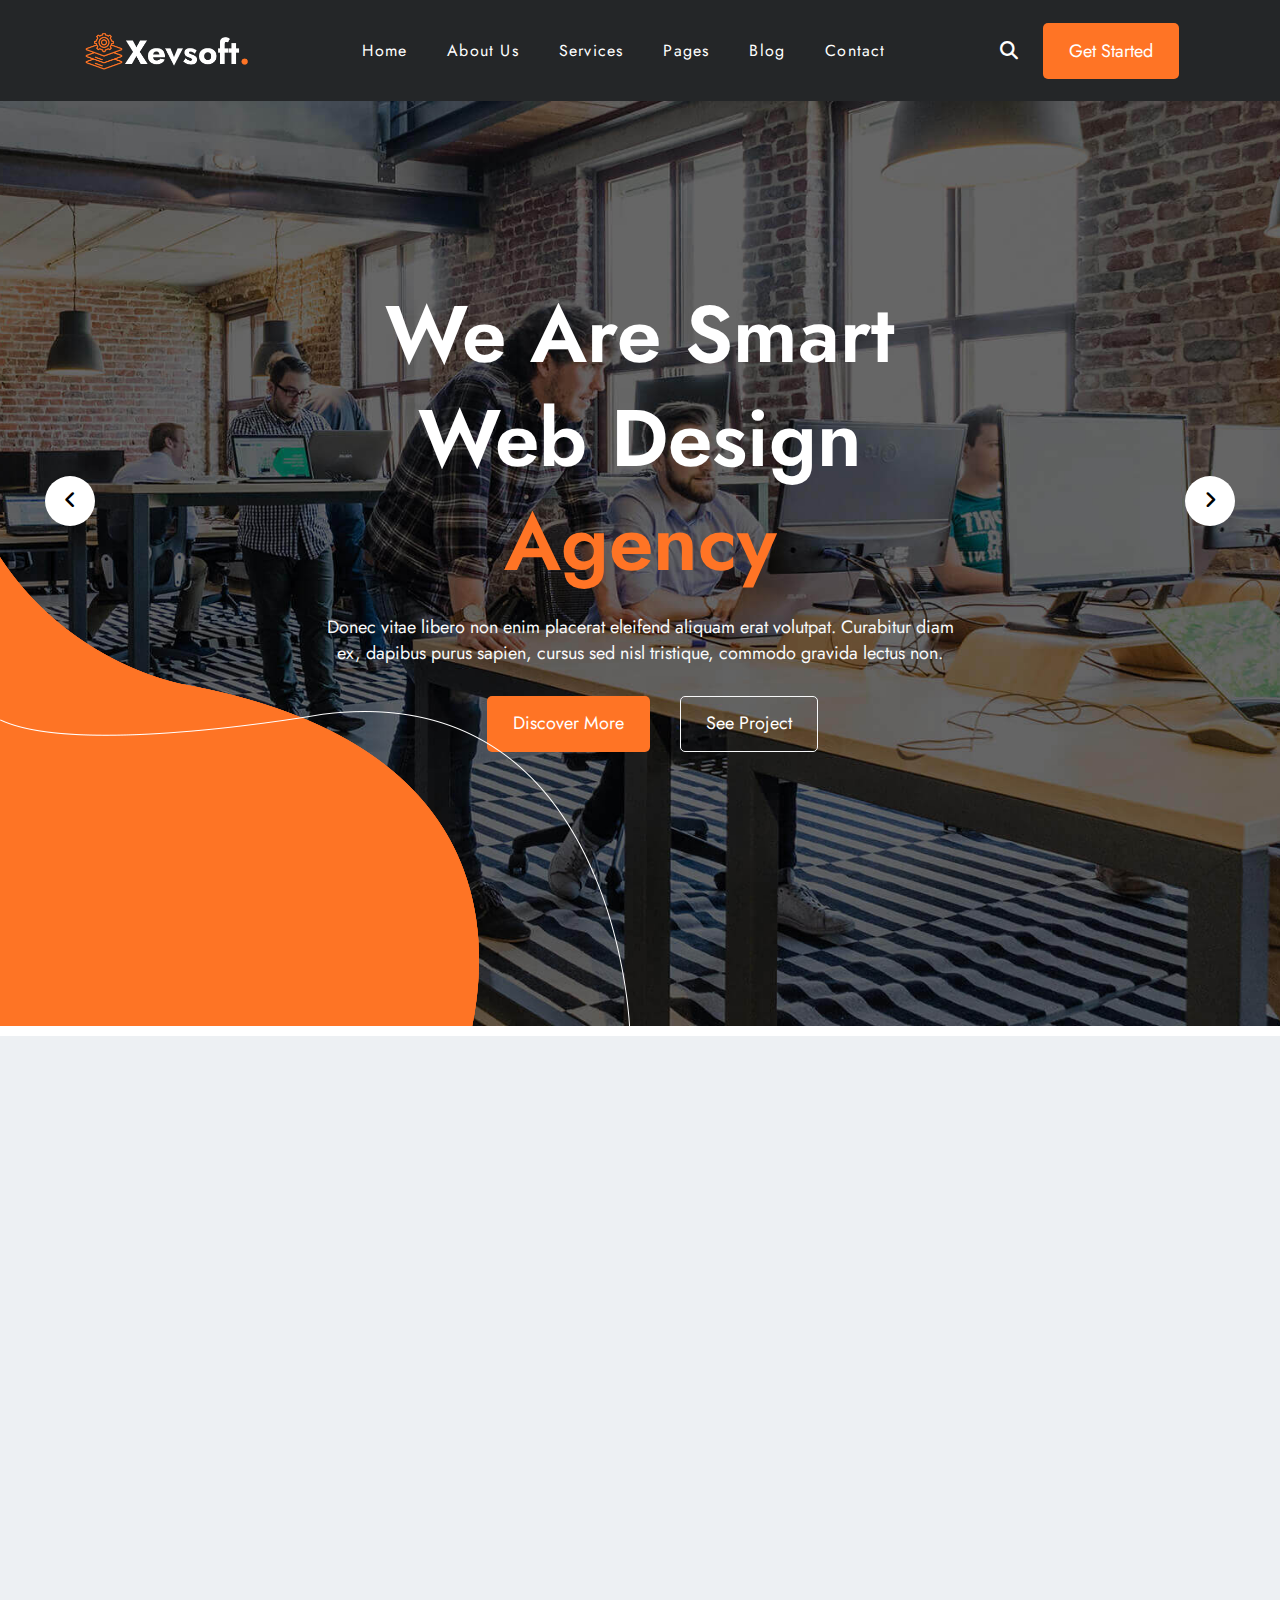
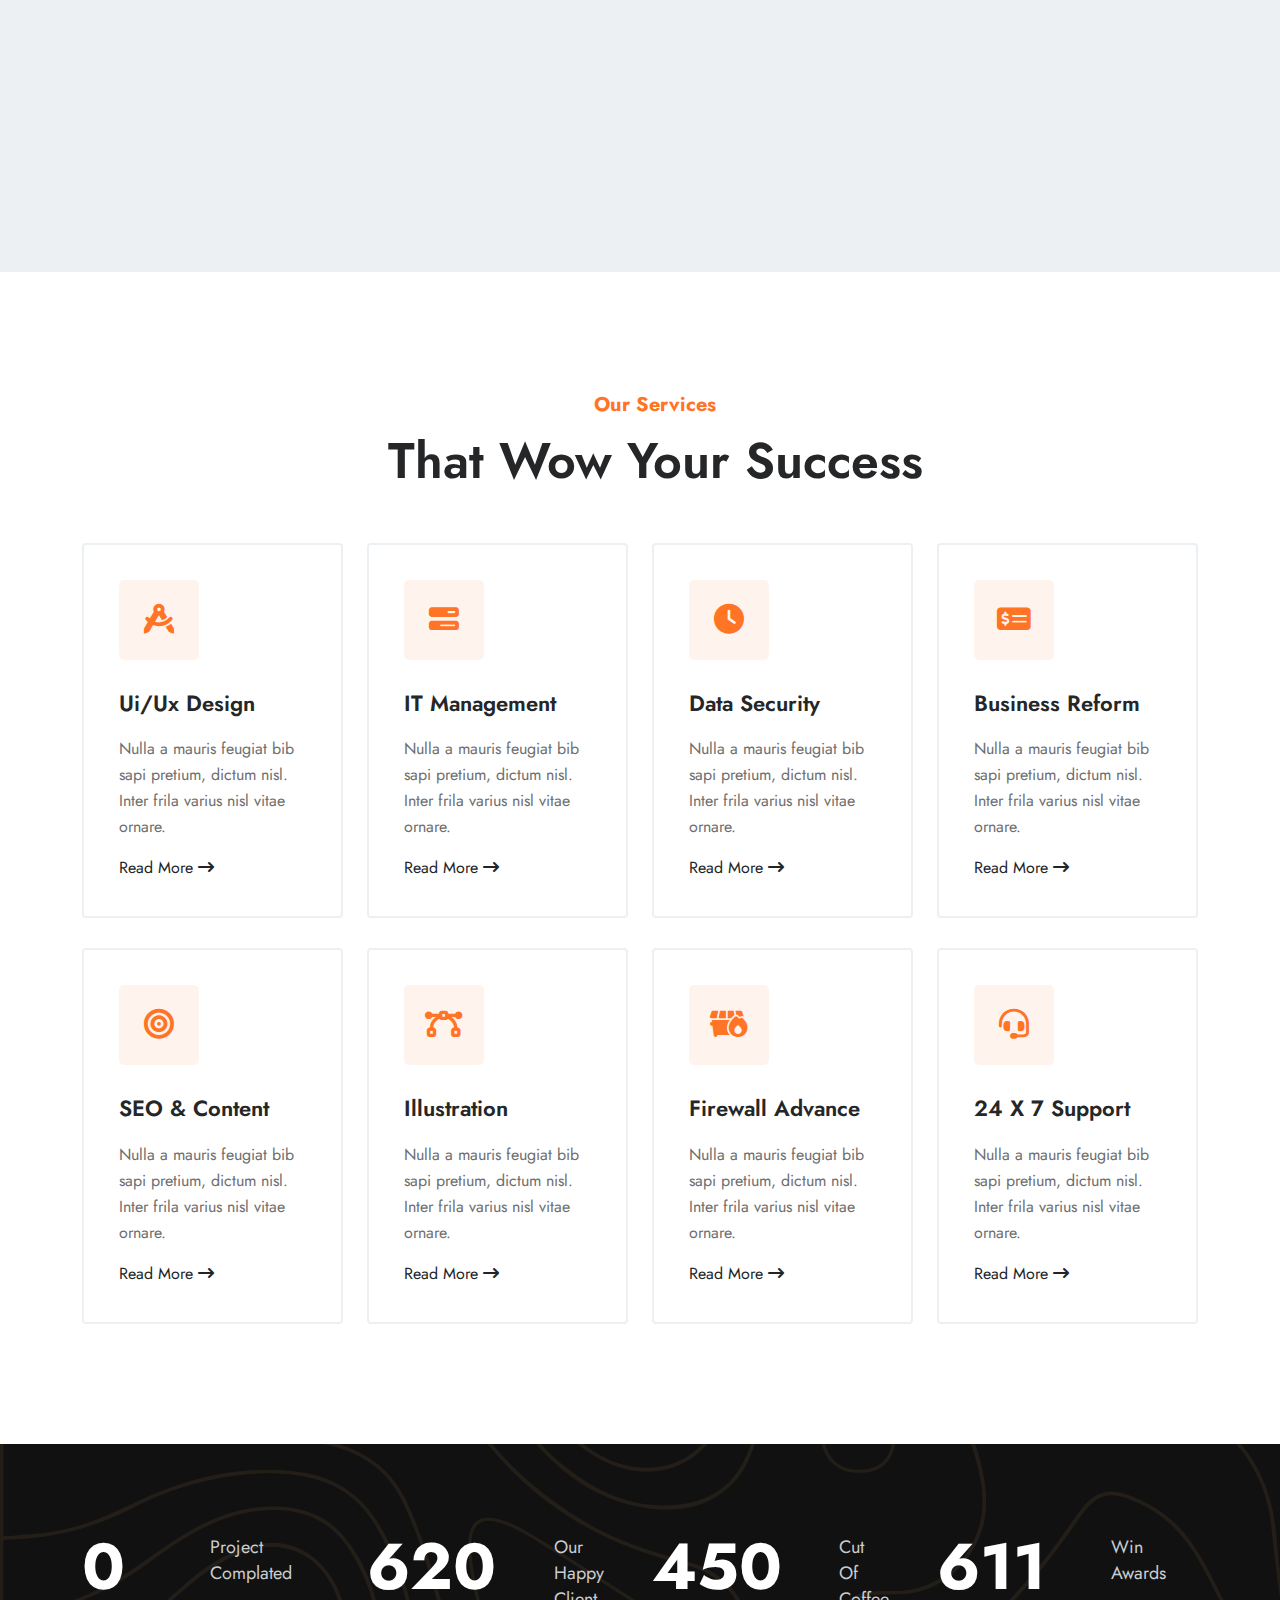
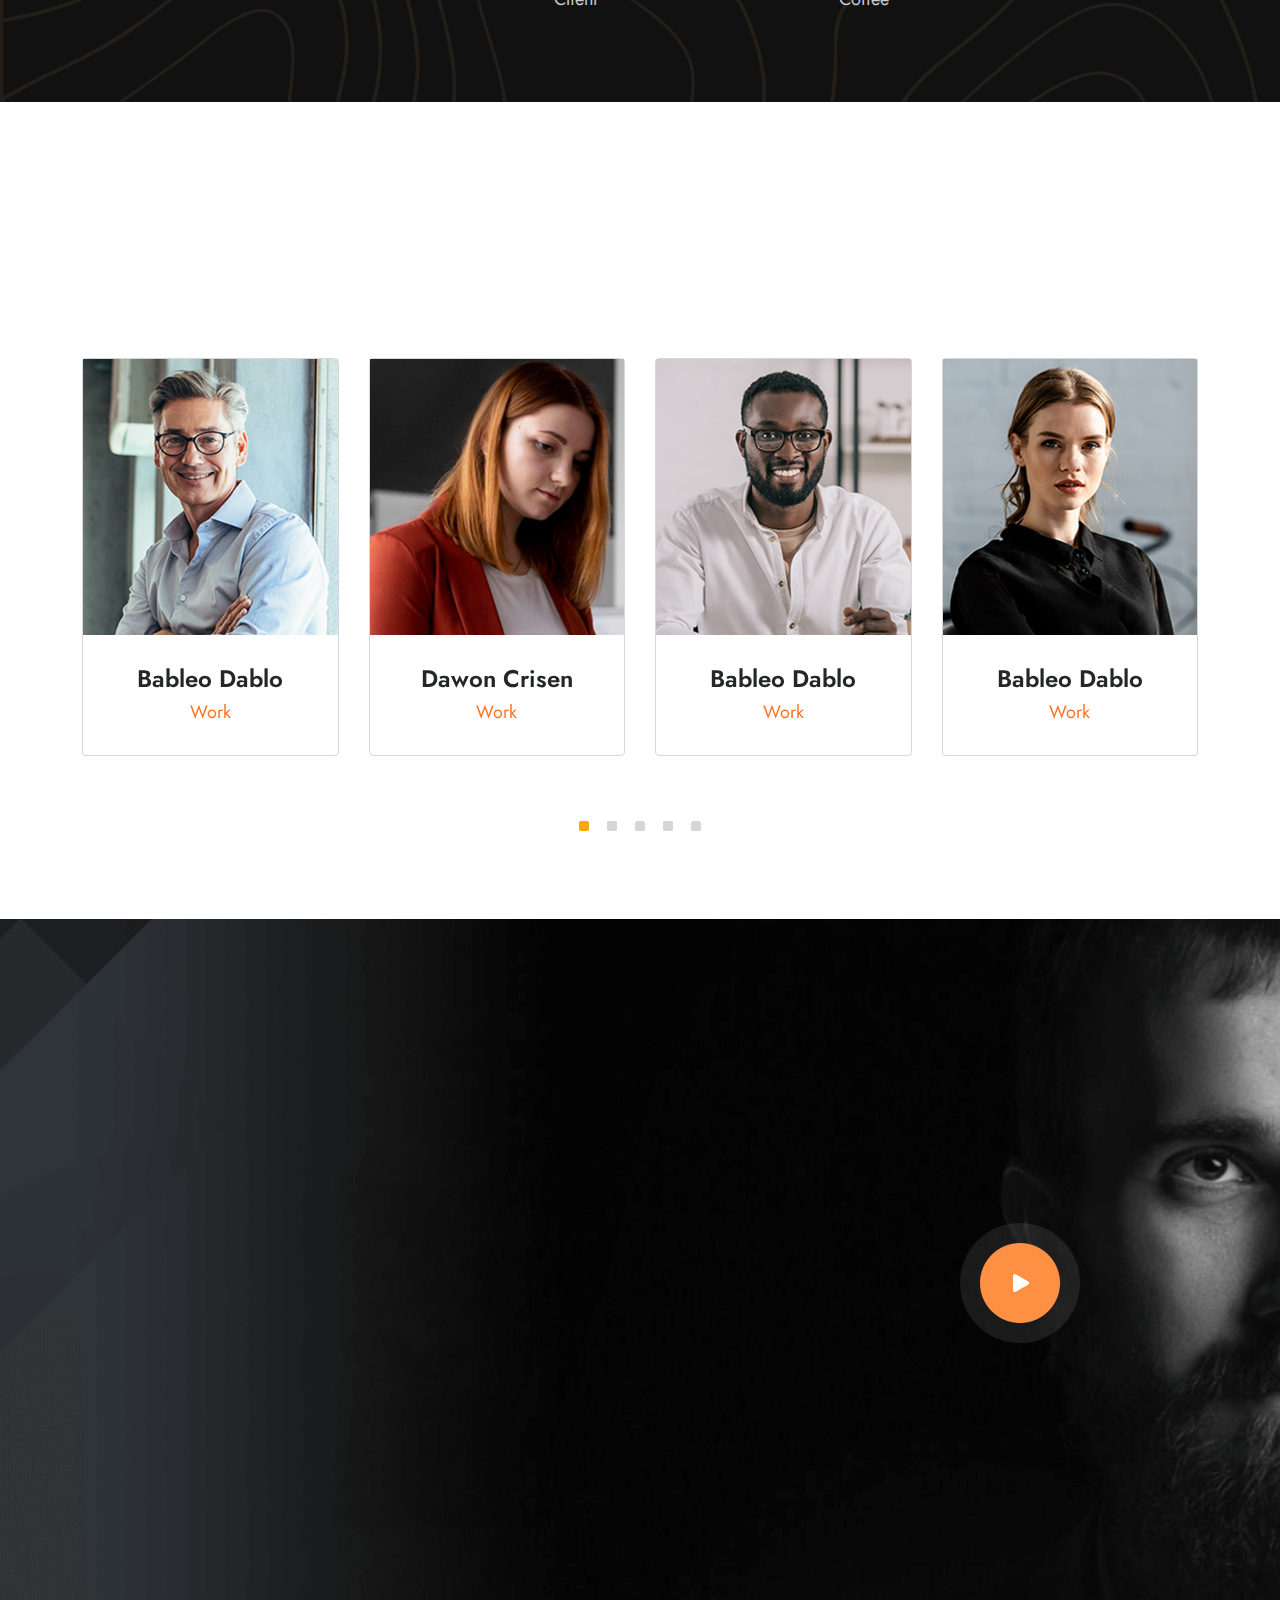
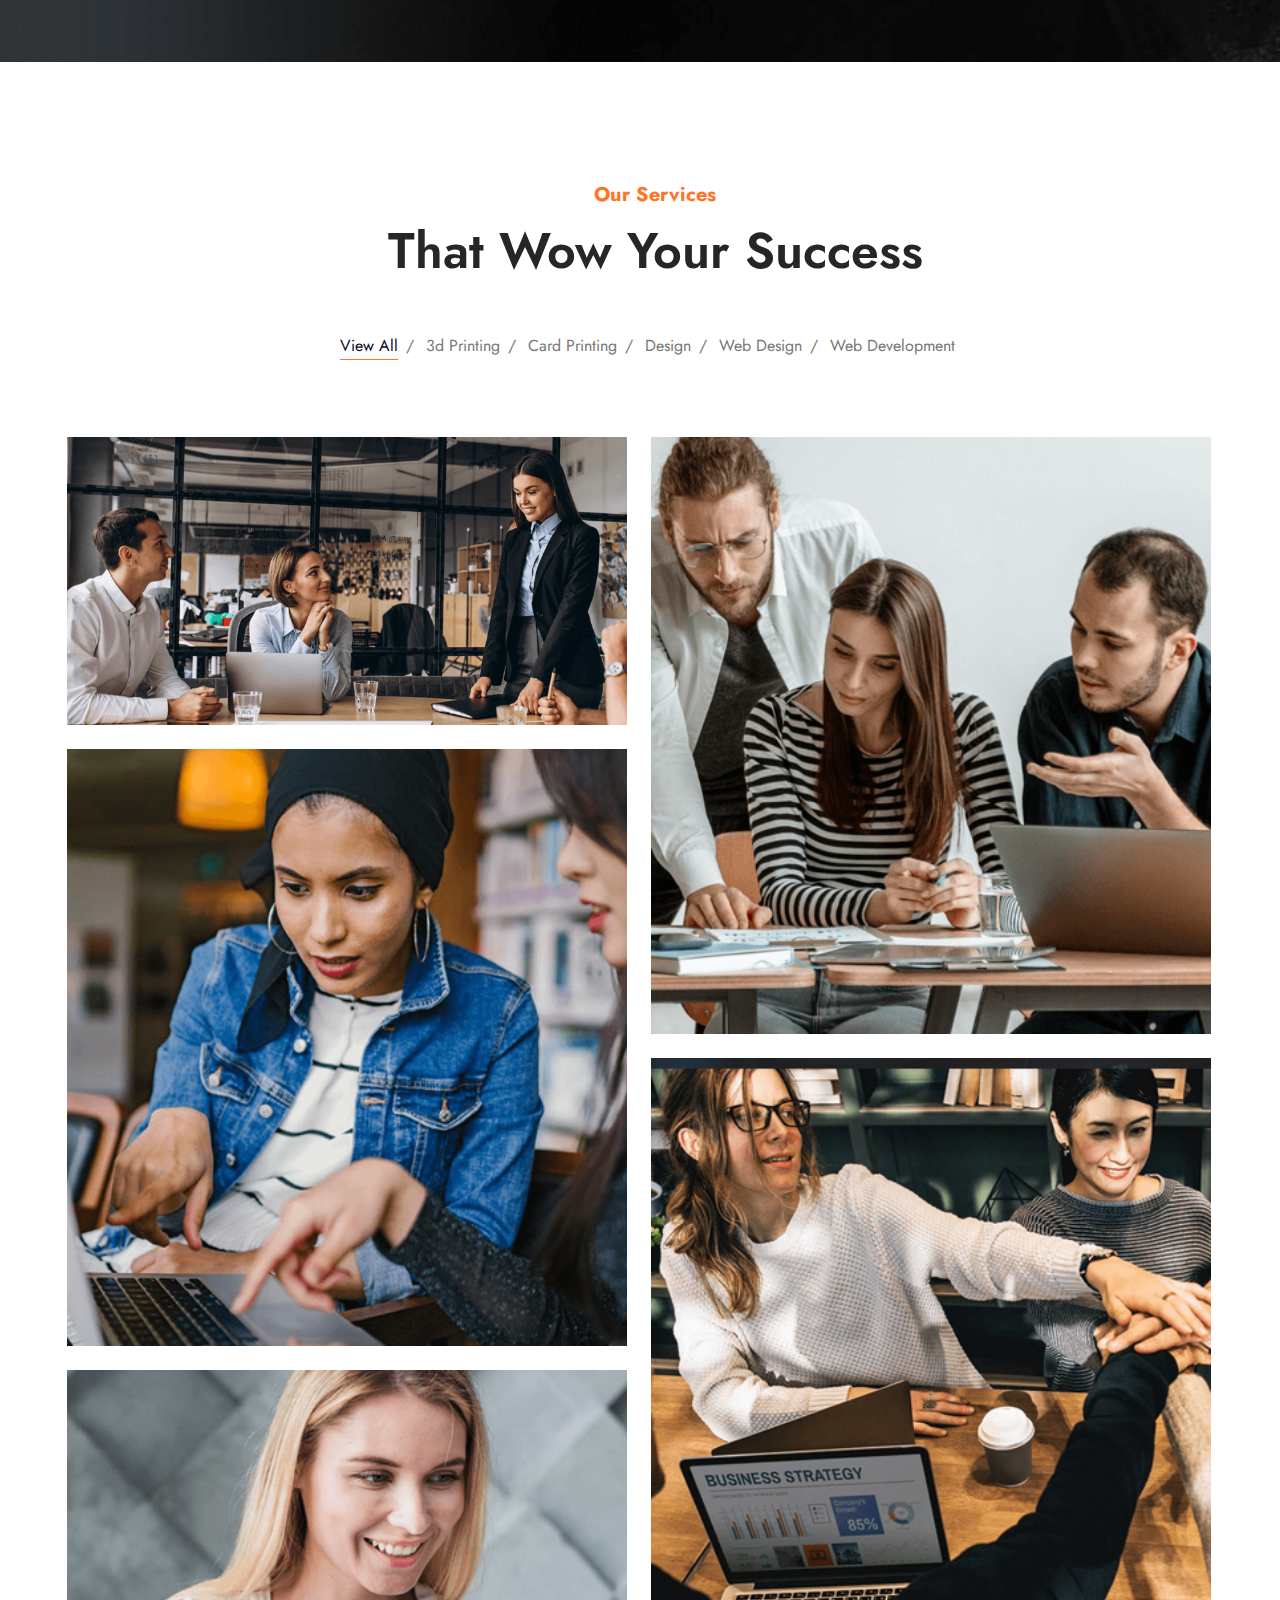
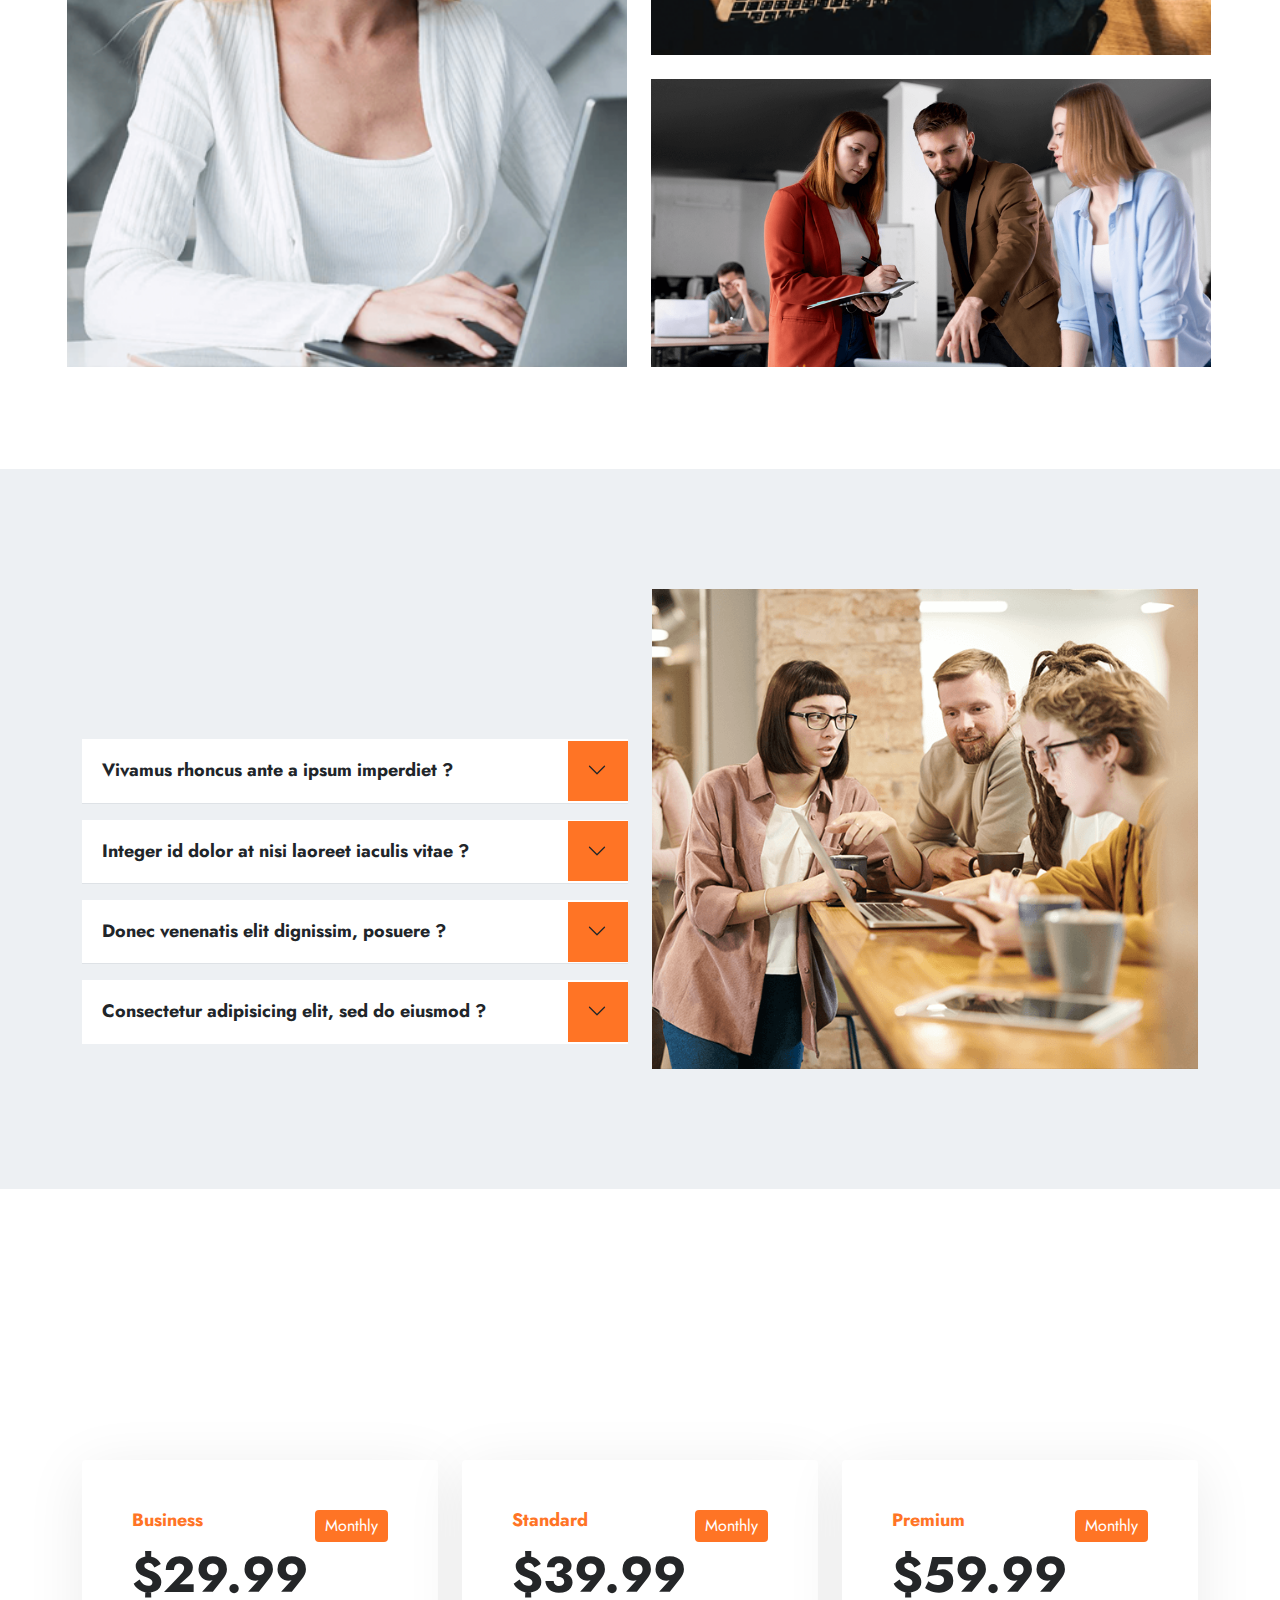
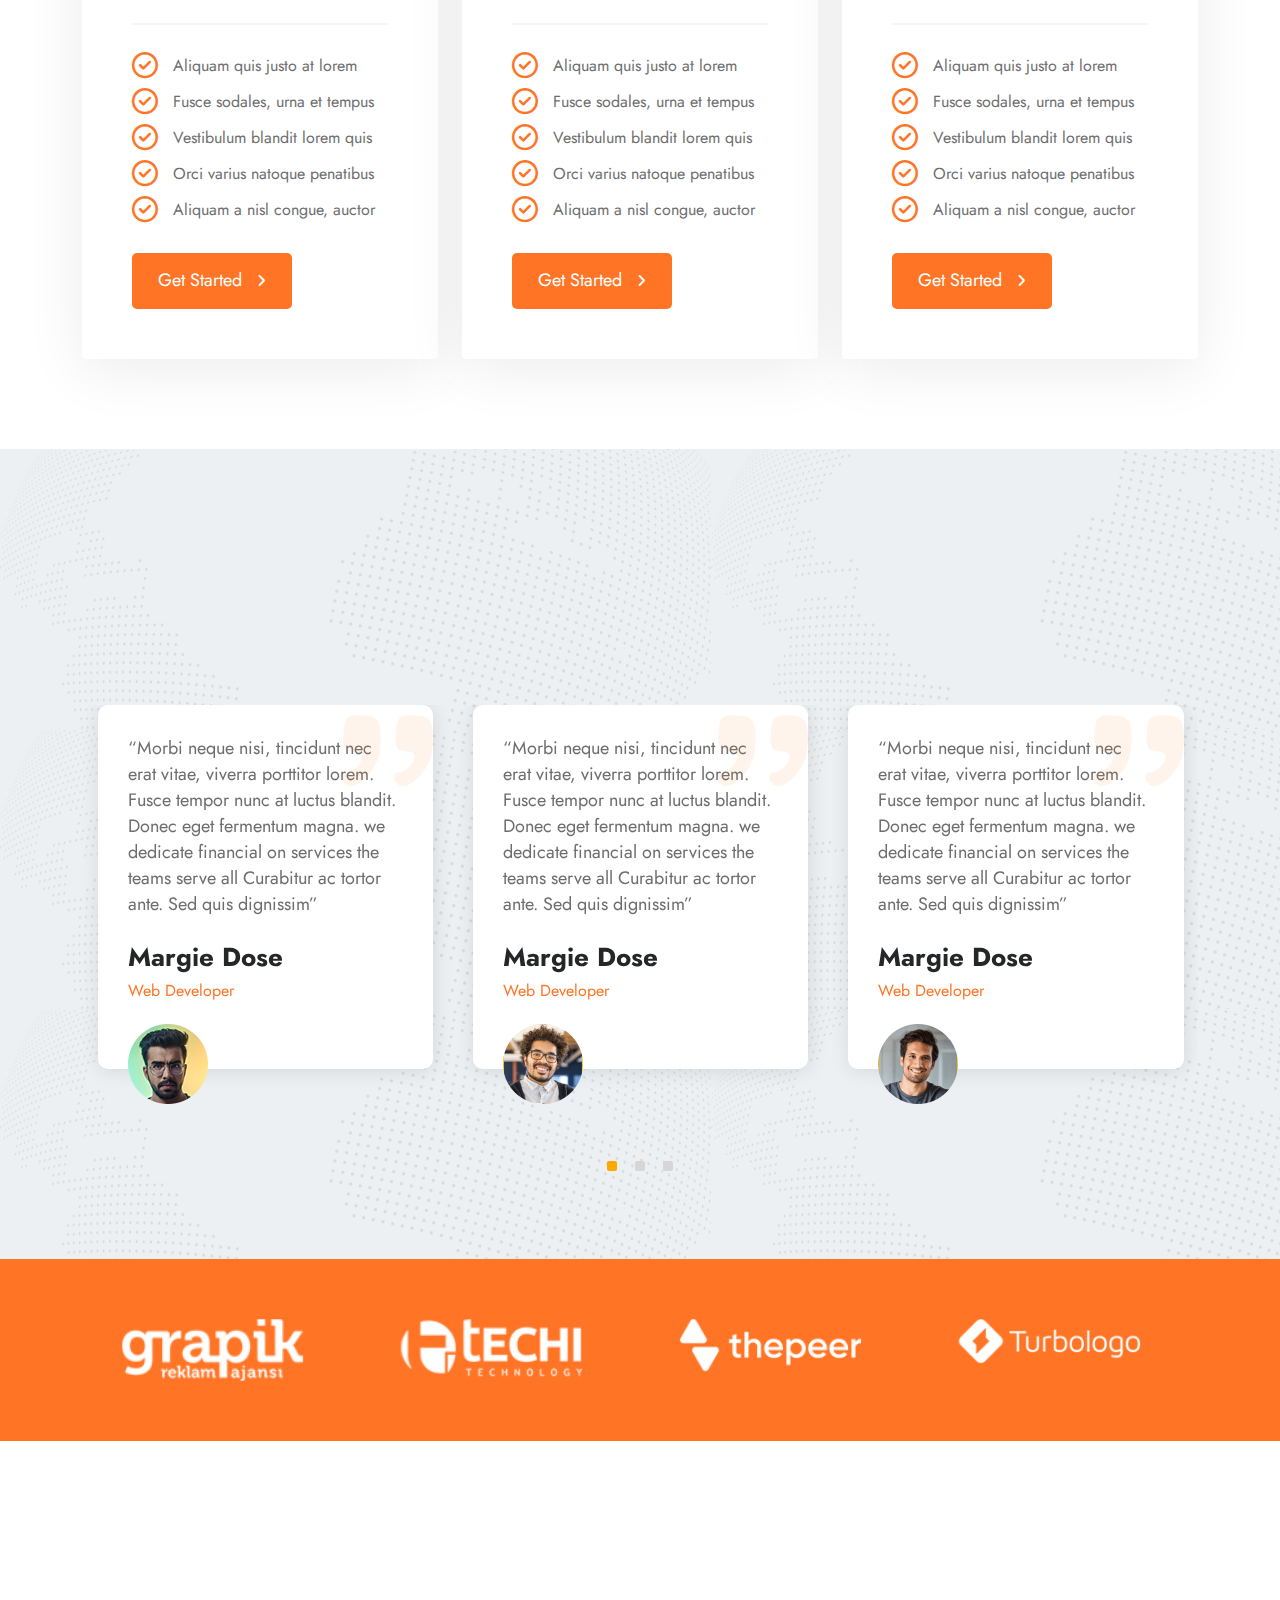
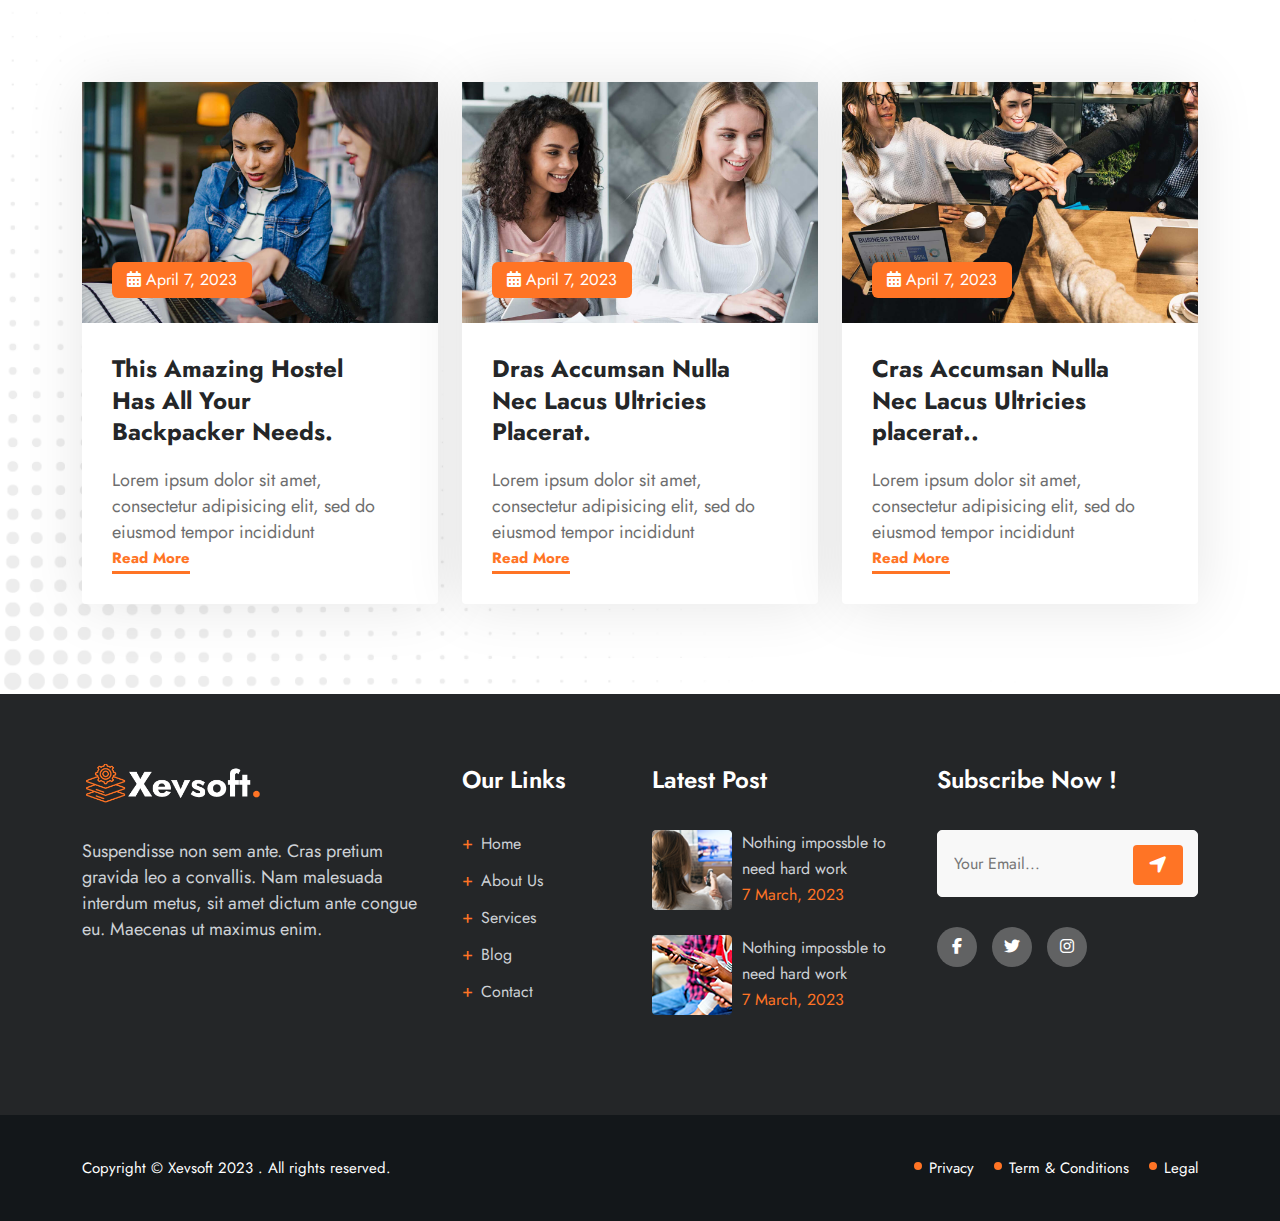
<file: index.html>
<!DOCTYPE html>
<html lang="en">

<head>
   <meta charset="UTF-8">
   <meta name="viewport" content="width=device-width, initial-scale=1.0">
   <title>Home page 1</title>


   <!-- https://wpdemo.zcubethemes.com/xevsoft/ -->

   <!-- font awesome file -->
   <link rel="stylesheet" href="css/all.min.css">

   <!-- ---bootstrap file----->
   <link rel="stylesheet" href="css/bootstrap.min.css">

   <!-- owlcarousel file -->
   <link rel="stylesheet" href="css/owl.carousel.min.css">
   <link rel="stylesheet" href="css/owl.theme.default.min.css">

   <!-- animate file -->
   <link rel="stylesheet" href="css/animate.min.css">

   <!---------aos file---------- -->
   <link rel="stylesheet" href="css/aos.css">

   <!----------fancy box------------------>
   <link rel="stylesheet" href="css/jquery.fancybox.min.css">

   <!-- custom css file -->
   <link rel="stylesheet" href="css/xevsoft.css">

   <!-- media css file -->
   <link rel="stylesheet" href="css/media.css">

</head>

<body>
   <!-- -------------------------preloadr effect---------------------------- -->
   <!--   -->
   <div class="sticky_top">
      <i class="fa-solid fa-turn-up"></i>
   </div>
   <!-------------------- header section start------------------------------------------------->
   <div class="header">
      <div class="container">
         <div class="row justify-content-between align-items-center">
            <div class="col-auto">
               <div class="logo">
                  <a href="#"><img src="assets/asset 0.png" alt="#"></a>
               </div>
            </div>
            <div class="col-auto">
               <nav class=" d-sm-none d-lg-block">
                  <ul class="d-flex m-0 p-0 main_menu">
                     <li><a href="#">Home</a>
                        <ul class="submenu">
                           <li><a href="#">Home Page 01</a></li>
                           <li><a href="index2.html">Home Page 02</a></li>
                        </ul>
                     </li>
                     <li><a href="#about">About Us</a></li>
                     <li><a href="#service">Services</a></li>
                     <li><a href="#pages">Pages</a>
                        <ul class="submenu">
                           <li><a href="gallary.html">Gallary</a></li>
                           <li><a href="team.html">Our Team</a></li>
                           <li><a href="pricing.html">Pricing</a></li>
                           <li><a href="faq.html">Faq</a></li>
                        </ul>
                     </li>
                     <li><a href="#blog">Blog</a></li>
                     <li><a href="#contact">Contact</a></li>
                  </ul>
               </nav>

               <div class="toggle_icon d-lg-none d-md-block">
                  <i class="fa-solid fa-bars"></i>
               </div>
               <ul class=" m-0 p-0  mob_main_menu d-lg-none">
                  <li><a href="#" class="d-flex justify-content-between">
                        <div>Home</div>
                        <div class="me-2">+</div>
                     </a>
                     </a>
                     <ul class="mob_submenu">
                        <li><a href="#">Home Page 01</a></li>
                        <li><a href="#">Home Page 02</a></li>
                      </ul>
                  </li>
                  <li><a href="#about">About Us</a></li>
                  <li><a href="#service">Services</a></li>
                  <li><a href="#pages" class="d-flex justify-content-between">
                        <div>Pages</div>
                        <div class="me-2">+</div>
                     </a>
                     <ul class="mob_submenu">
                        <li><a href="gallary.html">Gallary</a></li>
                        <li><a href="team.html">Our Team</a></li>
                        <li><a href="pricing.html">Pricing</a></li>
                        <li><a href="faq.html">Faq</a></li>
                     </ul>
                  </li>
                  <li><a href="#blog">Blog</a></li>
                  <li><a href="#contact">Contact</a></li>
               </ul>
            </div>

            <div class="col-auto d-sm-none d-lg-block end">
               <div class="social d-flex">
                  <a href="#"><i class="fa-regular fa-magnifying-glass"></i></a>
                  <div class="btn1 " style="margin-top:5px; height: 56px;">
                     <button type="button" class="btn ">Get Started</button>
                  </div>
               </div>
            </div>
         </div>
      </div>
   </div>

   <!-- ------------------------------section slider-------------------------------------->

   <section>
      <div class="owl-carousel owl-theme" id="banner">
         <div class="item overflow-hidden">
            <img src="assets/asset 33.jpeg" alt="" class="img1">
            <div class="text_box text_box1 text-center">
               <h2  data-aos="fade-right">We Are Smart
                  <br>Web Design <br> <span class="span">Agency</span>
               </h2>
               <p class="text-light fs-18px">
                  Donec vitae libero non enim placerat eleifend aliquam erat volutpat. Curabitur diam
                  ex, dapibus purus sapien, cursus sed nisl tristique, commodo gravida lectus non.
               </p>
               <div style="margin-top: 30px;">
                  <button type="button" class="btn btn1_2">Discover More</button>
                  <button type="button" class="btn btn-outline-light btn2">See Project</button>
               </div>
            </div>
            <div class="line position-absolute">
               <img src="assets/asset 1.png" alt="">
            </div>
            <div class="line-2 position-absolute">
               <img src="assets/2.png" alt="">
            </div>
         </div>

         <div class="item overflow-hidden">
            <img src="assets/asset 34.jpeg" alt="" class="img1 position-relative ">
            <div class="text_box text-center">
               <h2 data-aos="fade-right">
                  We Are Smart <br>Seo Marketing <br>
                  <span class="span">Agency</span>
               </h2>
               <p class="text-light fs-18px ">
                  Donec vitae libero non enim placerat eleifend aliquam erat volutpat. Curabitur diam
                  ex, dapibus purus sapien, cursus sed nisl tristique, commodo gravida lectus non.
               </p>
               <div style="margin-top: 30px;">
                  <button type="button" class="btn btn1_2  ">Discover More</button>
                  <button type="button" class="btn btn-outline-light btn2 ">See Project</button>
               </div>
            </div>
            <div class="line position-absolute">
               <img src="assets/asset 1.png" alt="">
            </div>
            <div class="line-2 position-absolute">
               <img src="assets/2.png" alt="">
            </div>
         </div>

         <div class="item overflow-hidden">
            <img src="assets/asset 35.jpeg" alt="" class="img1 position-relative ">
            <div class="text_box text-center">
               <h2 data-aos="fade-right" >
                  We Are Smart <br>Web Developer<br>
                  <span class="span">Agency</span>
               </h2>
               <p class="text-light fs-18px">
                  Donec vitae libero non enim placerat eleifend aliquam erat volutpat. Curabitur diam
                  ex, dapibus purus sapien, cursus sed nisl tristique, commodo gravida lectus non.
               </p>
               <div style="margin-top: 30px;">
                  <button type="button" class="btn btn1_2 ">Discover More</button>
                  <button type="button" class="btn btn-outline-light btn2">See Project</button>
               </div>
            </div>
            <div class="line position-absolute">
               <img src="assets/asset 1.png" alt="">
            </div>
            <div class="line-2 position-absolute">
               <img src="assets/2.png" alt="">
            </div>
         </div>

      </div>
   </section>

   <!-- -------------------------------------section 1------------------------------------------ -->
   <section class="spacer about_us" id="about">
      <div class="container">
         <div class="row justify-content-center ab2">
            <div class="col-12 col-lg-6 wow animate__slideInLeft" data-wow-duration="1s">
               <div class="rel position-relative">
                  <div class="img3">
                     <img src="assets/asset 3.png" alt="">
                  </div>
                  <div class="img4 position-absolute bottom-0 end-0">
                     <img src="assets/asset 4.png" alt="">
                  </div>
               </div>
            </div>
            <div class="col-12 col-lg-6 wow animate__slideInRight ab1" data-wow-duration="1s">
               <div class="about">
                  <h5>Who We Are</h5>
                  <h2>We Do Design & Develop Software Finally Launch.</h2>
                  <p style="padding-bottom: 15px;">Nulla a mauris feugiat, bibendum sapien pretium,
                     dictum nisl. Integer fringilla varius nisl vitae ornare. Praesent dictum sem nibh,
                     vitae bibendum eros porta vel. In eget quam egestas, aliquam lectus sed, porta neque.</p>

                  <p style="padding-bottom: 15px;">Ut iaculis dignissim justo, ut scelerisque lacus
                     gravida sit amet. Mauris at pharetra quam. Class aptent taciti sociosqu ad litora
                     torquent per conubianostra, per inceptos himenaeos. Morbi accumsan hendrerit dapibus.
                     Quisque auctor leo non nulla maximus, tincidunt lobortis diam
                     dignissim.Teger eu venenatis tellus. Nullam vehicula magna id tellus
                     accumsan blandit. Vivamus vehicula vel lorem vel purus sapien.</p>

                  <a href="#">
                     <button class="btn btn3">Read More</button>
                  </a>
               </div>
            </div>
         </div>
      </div>
   </section>
   <!-- ----------------------------------section 2---------------------------------------------->
   <section class="spacer2" id="service">
      <div class="container">
         <div class="about text-center ">
            <h5 style="margin-bottom: 10px;">Our Services</h5>
            <h2 style="margin-bottom: 50px;">That Wow Your Success</h2>
         </div>

         <div class="row serv1">
            <div class="col-3 col-lg-3 col-sm-6 col-12 serv">
               <div class="serve">
                  <div class="serve_1">
                     <i class="fa fa-drafting-compass fa1"></i>
                  </div>
                  <h4 class="serve_name"><a href="#" class="name">Ui/Ux Design</a></h4>
                  <p>
                     Nulla a mauris feugiat bib sapi pretium,
                     dictum nisl. Inter frila varius nisl vitae ornare.
                  </p>
                  <a href="#" class="text-dark">
                     Read More
                     <i class="fa fa-long-arrow-right errow"></i>
                  </a>
               </div>
            </div>

            <div class="col-3 col-lg-3 col-sm-6 col-12 serv">
               <div class="serve">
                  <div class="serve_1">
                     <i class="fa fa-tasks-alt fa1"></i>
                  </div>
                  <h4 class="serve_name"><a href="#">IT Management</a></h4>
                  <p>
                     Nulla a mauris feugiat bib sapi pretium,
                     dictum nisl. Inter frila varius nisl vitae ornare.
                  </p>
                  <a href="#" class="text-dark">
                     Read More
                     <i class="fa fa-long-arrow-right errow"></i>
                  </a>
               </div>
            </div>

            <div class="col-3 col-lg-3 col-sm-6 col-12 serv">
               <div class="serve">
                  <div class="serve_1">
                     <i class="fa fa-clock fa1"></i>
                  </div>
                  <h4 class="serve_name"><a href="#">Data Security</a></h4>
                  <p>
                     Nulla a mauris feugiat bib sapi pretium,
                     dictum nisl. Inter frila varius nisl vitae ornare.
                  </p>
                  <a href="#" class="text-dark">
                     Read More
                     <i class="fa fa-long-arrow-right errow"></i>
                  </a>
               </div>
            </div>

            <div class="col-3 col-lg-3 col-sm-6 col-12 serv">
               <div class="serve">
                  <div class="serve_1">
                     <i class="fa-solid fa-money-check-dollar fa1"></i>
                  </div>
                  <h4 class="serve_name"><a href="#">Business Reform</a></h4>
                  <p>
                     Nulla a mauris feugiat bib sapi pretium,
                     dictum nisl. Inter frila varius nisl vitae ornare.
                  </p>
                  <a href="#" class="text-dark">
                     Read More
                     <i class="fa fa-long-arrow-right errow"></i>
                  </a>
               </div>
            </div>

            <div class="col-3 col-lg-3 col-sm-6 col-12 serv">
               <div class="serve">
                  <div class="serve_1">
                     <i class=" fa fa-solid fa-bullseye fa1"></i>
                  </div>
                  <h4 class="serve_name"><a href="#">SEO & Content</a></h4>
                  <p>
                     Nulla a mauris feugiat bib sapi pretium,
                     dictum nisl. Inter frila varius nisl vitae ornare.
                  </p>
                  <a href="#" class="text-dark">
                     Read More
                     <i class="fa fa-long-arrow-right errow"></i>
                  </a>
               </div>
            </div>

            <div class="col-3 col-lg-3 col-sm-6 col-12 serv">
               <div class="serve">
                  <div class="serve_1">
                     <i class="fa fa-bezier-curve fa1"></i>
                  </div>
                  <h4 class="serve_name"><a href="#">Illustration</a></h4>
                  <p>
                     Nulla a mauris feugiat bib sapi pretium,
                     dictum nisl. Inter frila varius nisl vitae ornare.
                  </p>
                  <a href="#" class="text-dark">
                     Read More
                     <i class="fa fa-long-arrow-right errow"></i>
                  </a>
               </div>
            </div>

            <div class="col-3 col-lg-3 col-sm-6 col-12 serv">
               <div class="serve">
                  <div class="serve_1">
                     <i class="fa-solid fa-dumpster-fire fa1"></i>
                  </div>
                  <h4 class="serve_name"><a href="#">
                        Firewall Advance</a></h4>
                  <p>
                     Nulla a mauris feugiat bib sapi pretium,
                     dictum nisl. Inter frila varius nisl vitae ornare.
                  </p>
                  <a href="#" class="text-dark">
                     Read More
                     <i class="fa fa-long-arrow-right errow"></i>
                  </a>
               </div>
            </div>

            <div class="col-3 col-lg-3 col-sm-6 col-12 serv">
               <div class="serve">
                  <div class="serve_1">
                     <i class="fa-solid fa-headset fa1"></i>
                  </div>
                  <h4 class="serve_name"><a href="#">
                        24 X 7 Support</a></h4>
                  <p>
                     Nulla a mauris feugiat bib sapi pretium,
                     dictum nisl. Inter frila varius nisl vitae ornare.
                  </p>
                  <a href="#" class="text-dark">
                     Read More
                     <i class="fa fa-long-arrow-right errow"></i>
                  </a>
               </div>
            </div>

         </div>
      </div>
   </section>

   <!-- ----------------------------------section 3----------------------------------------------------->
   <section class="count">
      <div class="container">
         <div class="row p-relative count1" id="counters">
            <div class="col-lg-3 col-md-6 col-sm-12 ">
               <div class="counter p-relative">
                  <span><span class="number counter" data-TargetNum="1547" data-Speed="2000">0</span></span>
                  <p>Project <br>
                     Complated
                  </p>
               </div>
            </div>

            <div class="col-lg-3 col-md-6 col-sm-12">
               <div class="counter p-relative">
                  <span><span class="number counter" data-TargetNum="1287" data-Speed="2000">620</span></span>
                  <p>Our<br>
                     Happy <br>
                     Client
                  </p>
               </div>
            </div>

            <div class="col-lg-3 col-md-6 col-sm-12">
               <div class="counter p-relative">
                  <span><span class="number counter" data-TargetNum="1879" data-Speed="2000">450</span></span>
                  <p>Cut<br>
                     Of <br>
                     Coffee
                  </p>
               </div>
            </div>

            <div class="col-lg-3 col-md-6 col-sm-12">
               <div class="counter p-relative">
                  <span><span class="number counter" data-TargetNum="2547" data-Speed="2000">611</span></span>
                  <p>Win<br>
                     Awards
                  </p>
               </div>
            </div>

         </div>
      </div>
   </section>
   <!-- ----------------------------section 4----------------------------------------------------->
   <section class="expert">
      <div class="container">
         <div class="about text-center effect wow animate__slideInDown" data-wow-duration="1s">
            <h5 style="margin-bottom: 10px;">Our Team</h5>
            <h2 style="margin-bottom: 50px;">Best Expert Designer</h2>
         </div>
         <div class="owl-carousel owl-theme col-sm-6 col-md-4 col-lg-3 slid" id="slider">
            <div class="box">
               <div class="img_box">
                  <img src="assets/asset 9.jpeg" alt="">
               </div>
              
               <div class="detail_box">
                  <h4><a href="#">Bableo Dablo</a></h4>
                  <p>Work</p>
                  <div class="icon">
                     <a href><i class="fa-brands fa-facebook-f"></i></a>
                     <a href><i class="fa-brands fa-twitter"></i></a>
                     <a href><i class="fa-brands fa-instagram"></i></a>
                  </div>
               </div>
            </div>

            <div class="box">
               <div class="img_box">
                  <img src="assets/asset 5.jpeg" alt="">
               </div>
               <div class="detail_box">
                  <h4><a href="#">Dawon Crisen</a></h4>
                  <p>Work</p>
                  <div class="icon">
                     <a href><i class="fa-brands fa-facebook-f"></i></a>
                     <a href><i class="fa-brands fa-twitter"></i></a>
                     <a href><i class="fa-brands fa-instagram"></i></a>
                  </div>
               </div>
            </div>

            <div class="box">
               <div class="img_box">
                  <img src="assets/asset 6.jpeg" alt="">
               </div>
               <div class="detail_box">
                  <h4><a href="#">Bableo Dablo</a></h4>
                  <p>Work</p>
                  <div class="icon">
                     <a href><i class="fa-brands fa-facebook-f"></i></a>
                     <a href><i class="fa-brands fa-twitter"></i></a>
                     <a href><i class="fa-brands fa-instagram"></i></a>
                  </div>
               </div>
            </div>

            <div class="box">
               <div class="img_box">
                  <img src="assets/asset 7.jpeg" alt="">
               </div>
               <div class="detail_box">
                  <h4><a href="#">Bableo Dablo</a></h4>
                  <p>Work</p>
                  <div class="icon">
                     <a href><i class="fa-brands fa-facebook-f"></i></a>
                     <a href><i class="fa-brands fa-twitter"></i></a>
                     <a href><i class="fa-brands fa-instagram"></i></a>
                  </div>
               </div>
            </div>

            <div class="box">
               <div class="img_box">
                  <img src="assets/asset 8.png" alt="">
               </div>
               <div class="detail_box">
                  <h4><a href="#">Bableo Dablo</a></h4>
                  <p>Work</p>
                  <div class="icon">
                     <a href><i class="fa-brands fa-facebook-f"></i></a>
                     <a href><i class="fa-brands fa-twitter"></i></a>
                     <a href><i class="fa-brands fa-instagram"></i></a>
                  </div>
               </div>
            </div>
         </div>


      </div>
   </section>
   <!-- --------------------------------section 5------------------------------------------------>
   <section class="watch spacer">
      <div class="container">
         <div class="row align-items-center black">
            <div class="col-lg-8 col-md-12 col-sm-12 us">
               <div class=" provider ps-0 wow animate__slideInLeft" data-wow-duration="1.5s">
                  <h5 style=" margin-bottom: 20px;">Watch Us</h5>
                  <h2 class="text-light font">We Provide Truly
                     Prominent IT Solutions.</h2>
               </div>
               <div class="pera text-light wow animate__slideInLeft" data-wow-duration="1.5s">
                  <p> Nunc pellentesque eros ac augue tempus, vitae convallis
                     lorem consectetur. Nulla maximus at nisl eu malesuada. Nullam quis blandit lacus.
                     Fusce tincidunt tellus turpis, quis fermentum justo tempus eget.</p>
               </div>
               <div class="btn1  wow animate__slideInRight" data-wow-duration="1.5s" style="margin-top: 30px;">
                  <button type="button" class="btn ms-0 text-light">Let's Get Started</button>
               </div>
            </div>
            <div class="col-lg-4 col-md-12 col-sm-12 ">
               <div class="video">
                  <a href="#" class="pop">
                     <img src="assets/asset 10.png" alt="">
                  </a>
               </div>
            </div>
         </div>
      </div>
   </section>
   <!-- -------------------------------section 6---------------------------------------------->
   <section class=" spacer2">
      <div class="cont">
         <div class="about text-center">
            <h5 style="margin-bottom: 10px;">Our Services</h5>
            <h2 style="margin-bottom: 50px;">That Wow Your Success</h2>
         </div>
         <div class="row align-items-end" style="margin-bottom: 50px;">
            <div class="col-xl-12 col-lg-12">
               <div class="button-group filter-button-group text-center" style="margin-bottom: 15px;">
                  <button class=" act" data-filter="*" id="view">View All</button>
                  <button class=" act" data-filter=" .3d-printing">3d Printing</button>
                  <button class=" act" data-filter=".Card-Printing">Card Printing</button>
                  <button class=" act" data-filter=".Design">Design</button>
                  <button class=" act" data-filter=".web-design">Web Design</button>
                  <button class=" act" data-filter=".web-devlopement">Web Development</button>
               </div>
            </div>
         </div>


         <div class="img-container">
            <div class="demo">
               <div class="Card-Printing web-design web-devlopement iso">
                  <a href="assets/asset 11.png" class="group">
                     <div class="gallery">
                        <img src="assets/asset 11.png" alt="" class="sub-item1">
                     </div>
                  </a>
               </div>

               <div class="3d-printing web-design iso">
                  <a href="assets/asset 12.png" class="group">
                     <div class="gallery ">
                        <img src="assets/asset 12.png" alt="" class=" sub-item">
                     </div>
                  </a>
               </div>

               <div class="Design web-design iso">
                  <a href="assets/asset 13.png" class="group">
                     <div class="gallery">
                        <img src="assets/asset 13.png" alt="" class=" sub-item">
                     </div>
                  </a>
               </div>

               <div class="3d-printing web-design web-devlopement iso">
                  <a href="assets/asset 14.png" class="group">
                     <div class="gallery">
                        <img src="assets/asset 14.png" alt="" class=" sub-item">
                     </div>
                  </a>
               </div>

               <div class="Card-Printing web-design web-devlopement iso ">
                  <a href="assets/asset 15.png" class="group">
                     <div class="gallery ">
                        <img src="assets/asset 15.png" alt="" class="  sub-item">
                     </div>
                  </a>
               </div>

               <div class="3d-printing Card-Printing Design web-design web-devlopement ">
                  <a href="assets/asset 16.png" class="group">
                     <div class="gallery ">
                        <img src="assets/asset 16.png" alt="" class=" sub-item1">
                     </div>
                  </a>
               </div>
            </div>
         </div>
      </div>
   </section>
   <!-- ------------------------------section 7--------------------------------------------------->
   <section class=" spacer about_us">
      <div class="container">
         <div class="row acco">
            <div class="col-lg-6 col-md-12 ask">
               <div class="que p-0 wow animate__slideInLeft" data-wow-duration="1.5s">
                  <h2>Frequently Asked Question</h2>
               </div>

               <div class="accordion accordion-flush " id="accordionFlushExample">
                  <div class="accordion-item mt-3">
                     <h2 class="accordion-header">
                        <button class="accordion-button collapsed" type="button" data-bs-toggle="collapse"
                           data-bs-target="#flush-collapseOne" aria-expanded="false" aria-controls="flush-collapseOne">
                           Vivamus rhoncus ante a ipsum imperdiet ?
                        </button>
                     </h2>
                     <div id="flush-collapseOne" class="accordion-collapse collapse"
                        data-bs-parent="#accordionFlushExample">
                        <div class="accordion-body">Lorem ipsum dolor sit amet, consectetur adipisicing elit,
                           sed do <br> eiusmod tempor incididunt ut labore et dolore magna aliqua. Ut <br> enim
                           ad minim veniam, quis nostrud exercitation ullamco laboris <br> nisi ut aliquip</div>
                     </div>
                  </div>
                  <div class="accordion-item mt-3">
                     <h2 class="accordion-header">
                        <button class="accordion-button collapsed" type="button" data-bs-toggle="collapse"
                           data-bs-target="#flush-collapseTwo" aria-expanded="false" aria-controls="flush-collapseTwo">
                           Integer id dolor at nisi laoreet iaculis vitae ?
                        </button>
                     </h2>
                     <div id="flush-collapseTwo" class="accordion-collapse collapse" type="button"
                        data-bs-toggle="collapse" data-bs-parent="#accordionFlushExample">
                        <div class="accordion-body">Lorem ipsum dolor sit amet, consectetur adipisicing elit,
                           sed do <br> eiusmod tempor incididunt ut labore et dolore magna aliqua. Ut <br> enim
                           ad minim veniam, quis nostrud exercitation ullamco laboris <br> nisi ut aliquip</div>
                     </div>
                  </div>
                  <div class="accordion-item mt-3">
                     <h2 class="accordion-header">
                        <button class="accordion-button collapsed" type="button" data-bs-toggle="collapse"
                           data-bs-target="#flush-collapseThree" aria-expanded="false"
                           aria-controls="flush-collapseThree">
                           Donec venenatis elit dignissim, posuere ?
                        </button>
                     </h2>
                     <div id="flush-collapseThree" class="accordion-collapse collapse"
                        data-bs-parent="#accordionFlushExample">
                        <div class="accordion-body">Lorem ipsum dolor sit amet, consectetur adipisicing elit,
                           sed do <br> eiusmod tempor incididunt ut labore et dolore magna aliqua. Ut <br> enim
                           ad minim veniam, quis nostrud exercitation ullamco laboris <br> nisi ut aliquip</div>
                     </div>
                  </div>

                  <div class="accordion-item">
                     <h2 class="accordion-header mt-3">
                        <button class="accordion-button collapsed" type="button" data-bs-toggle="collapse"
                           data-bs-target="#flush-collapsefour" aria-expanded="false"
                           aria-controls="flush-collapsefour">
                           Consectetur adipisicing elit, sed do eiusmod ?
                        </button>

                     </h2>
                     <div id="flush-collapsefour" class="accordion-collapse collapse"
                        data-bs-parent="#accordionFlushExample">
                        <div class="accordion-body">Lorem ipsum dolor sit amet, consectetur adipisicing elit,
                           sed do <br> eiusmod tempor incididunt ut labore et dolore magna aliqua. Ut <br> enim
                           ad minim veniam, quis nostrud exercitation ullamco laboris <br> nisi ut aliquip</div>
                     </div>
                  </div>

               </div>
            </div>
            <div class="col-lg-6 talk">
               <img src="assets/asset 17.png" alt="" width="546" height="479.94" class="img5">
            </div>
         </div>
      </div>
   </section>
   <!---------------------------------section 8---------------------------------------------------------->
   <section style="padding: 120px 0px 90px 0px;" class="plan">
      <div class="container">
         <div class="about text-center wow animate__slideInDown" data-wow-duration="1s">
            <h5 style="margin-bottom: 10px;">Our Pricing</h5>
            <h2 style="margin-bottom: 50px;">Your Perfect Plans</h2>
         </div>

         <div class="row business">
            <div class="col-lg-4 col-md-6 buss1">
               <div class="price_box pricing-box2 mb-60">
                  <div class="pricing_head">
                     <h3>Business</h3>
                     <div class="month">Monthly</div>
                     <h2 class="m-0">$29.99</h2>
                     <hr>
                     <div class="pricing_body">
                        <ul style="padding-left:0;">
                           <i class="fa-regular fa-circle-check"></i>
                           <li>Aliquam quis justo at lorem</li>
                           <i class="fa-regular fa-circle-check"></i>
                           <li>Fusce sodales, urna et tempus</li>
                           <i class="fa-regular fa-circle-check"></i>
                           <li>Vestibulum blandit lorem quis</li>
                           <i class="fa-regular fa-circle-check"></i>
                           <li>Orci varius natoque penatibus</li>
                           <i class="fa-regular fa-circle-check"></i>
                           <li>Aliquam a nisl congue, auctor</li>
                        </ul>
                     </div>
                     <div>
                        <button type="button" class="btn btn1_2 m-0">Get Started
                           <i class="fa-solid fa-angle-right angle"></i></button>
                     </div>
                  </div>
               </div>
            </div>

            <div class="col-lg-4 col-md-6 buss1">
               <div class="price_box pricing-box2 mb-60">
                  <div class="pricing_head">
                     <h3>Standard</h3>
                     <div class="month">Monthly</div>
                     <h2 class="m-0">$39.99</h2>
                     <hr>
                     <div class="pricing_body">
                        <ul style="padding-left: 0;">
                           <i class="fa-regular fa-circle-check"></i>
                           <li>Aliquam quis justo at lorem</li>
                           <i class="fa-regular fa-circle-check"></i>
                           <li>Fusce sodales, urna et tempus</li>
                           <i class="fa-regular fa-circle-check"></i>
                           <li>Vestibulum blandit lorem quis</li>
                           <i class="fa-regular fa-circle-check"></i>
                           <li>Orci varius natoque penatibus</li>
                           <i class="fa-regular fa-circle-check"></i>
                           <li>Aliquam a nisl congue, auctor</li>
                        </ul>
                     </div>
                     <div>
                        <button type="button" class="btn btn1_2 m-0">Get Started
                           <i class="fa-solid fa-angle-right angle"></i></button>
                     </div>
                  </div>
               </div>
            </div>

            <div class="col-lg-4 col-md-6 buss1">
               <div class="price_box pricing-box2 mb-60">
                  <div class="pricing_head">
                     <h3>Premium</h3>
                     <div class="month">Monthly</div>
                     <h2 class="m-0">$59.99</h2>
                     <hr>
                     <div class="pricing_body">
                        <ul style="padding-left: 0;">
                           <i class="fa-regular fa-circle-check"></i>
                           <li>Aliquam quis justo at lorem</li>
                           <i class="fa-regular fa-circle-check"></i>
                           <li>Fusce sodales, urna et tempus</li>
                           <i class="fa-regular fa-circle-check"></i>
                           <li>Vestibulum blandit lorem quis</li>
                           <i class="fa-regular fa-circle-check"></i>
                           <li>Orci varius natoque penatibus</li>
                           <i class="fa-regular fa-circle-check"></i>
                           <li>Aliquam a nisl congue, auctor</li>
                        </ul>
                     </div>
                     <div>
                        <button type="button" class="btn btn1_2 m-0">Get Started
                           <i class="fa-solid fa-angle-right angle"></i></button>
                     </div>
                  </div>
               </div>
            </div>
         </div>
      </div>
   </section>
   <!-- --------------------------------section 9--------------------------------------------->
   <section class="expert client">
      <div class="container">
         <div class="about text-center wow animate__slideInDown" data-wow-duration="1s">
            <h5 style="margin-bottom: 10px;">Our Team</h5>
            <h2 style="margin-bottom: 50px;">Best Expert Designer</h2>
         </div>
         <div class="owl-carousel owl-theme" id="teamslider">
            <div class="say">
               <p class="m-0">“Morbi neque nisi, tincidunt nec erat vitae, viverra porttitor lorem.
                  Fusce tempor nunc at luctus blandit. Donec eget fermentum magna.
                  we dedicate financial on services the teams serve all Curabitur ac tortor ante.
                  Sed quis dignissim”</p>
               <div class="ta-info">
                  <h6>Margie Dose</h6>
                  <span style="color: #ff7425; font-size: 16px;">Web Developer</span>
               </div>
               <div class="img6">
                  <img src="assets/asset 18.png" alt="">
               </div>
               <div class="author">
                  <img src="assets/avtar1.png" alt="">
               </div>
            </div>

            <div class="say">
               <p class="m-0">“Morbi neque nisi, tincidunt nec erat vitae, viverra porttitor lorem.
                  Fusce tempor nunc at luctus blandit. Donec eget fermentum magna.
                  we dedicate financial on services the teams serve all Curabitur ac tortor ante.
                  Sed quis dignissim”</p>
               <div class="ta-info">
                  <h6>Margie Dose</h6>
                  <span style="color: #ff7425; font-size: 16px;">Web Developer</span>
               </div>
               <div class="img6">
                  <img src="assets/asset 18.png" alt="">
               </div>
               <div class="author">
                  <img src="assets/avtar2.png" alt="">
               </div>
            </div>

            <div class="say">
               <p class="m-0">“Morbi neque nisi, tincidunt nec erat vitae, viverra porttitor lorem.
                  Fusce tempor nunc at luctus blandit. Donec eget fermentum magna.
                  we dedicate financial on services the teams serve all Curabitur ac tortor ante.
                  Sed quis dignissim”</p>
               <div class="ta-info">
                  <h6>Margie Dose</h6>
                  <span style="color: #ff7425; font-size: 16px;">Web Developer</span>
               </div>
               <div class="img6">
                  <img src="assets/asset 18.png" alt="">
               </div>
               <div class="author">
                  <img src="assets/avtar3.png" alt="">
               </div>
            </div>

            <!-- edit start -->
            <div class="say">
               <p class="m-0">“Morbi neque nisi, tincidunt nec erat vitae, viverra porttitor lorem.
                  Fusce tempor nunc at luctus blandit. Donec eget fermentum magna.
                  we dedicate financial on services the teams serve all Curabitur ac tortor ante.
                  Sed quis dignissim”</p>
               <div class="ta-info">
                  <h6>Margie Dose</h6>
                  <span style="color: #ff7425; font-size: 16px;">Web Developer</span>
               </div>
               <div class="img6">
                  <img src="assets/asset 18.png" alt="">
               </div>
               <div class="author">
                  <img src="assets/avtar1.png" alt="">
               </div>
            </div>

            <div class="say">
               <p class="m-0">“Morbi neque nisi, tincidunt nec erat vitae, viverra porttitor lorem.
                  Fusce tempor nunc at luctus blandit. Donec eget fermentum magna.
                  we dedicate financial on services the teams serve all Curabitur ac tortor ante.
                  Sed quis dignissim”</p>
               <div class="ta-info">
                  <h6>Margie Dose</h6>
                  <span style="color: #ff7425; font-size: 16px;">Web Developer</span>
               </div>
               <div class="img6">
                  <img src="assets/asset 18.png" alt="">
               </div>
               <div class="author">
                  <img src="assets/avtar2.png" alt="">
               </div>
            </div>

            <div class="say">
               <p class="m-0">“Morbi neque nisi, tincidunt nec erat vitae, viverra porttitor lorem.
                  Fusce tempor nunc at luctus blandit. Donec eget fermentum magna.
                  we dedicate financial on services the teams serve all Curabitur ac tortor ante.
                  Sed quis dignissim”</p>
               <div class="ta-info">
                  <h6>Margie Dose</h6>
                  <span style="color: #ff7425; font-size: 16px;">Web Developer</span>
               </div>
               <div class="img6">
                  <img src="assets/asset 18.png" alt="">
               </div>
               <div class="author">
                  <img src="assets/avtar3.png" alt="">
               </div>
            </div>

            <div class="say">
               <p class="m-0">“Morbi neque nisi, tincidunt nec erat vitae, viverra porttitor lorem.
                  Fusce tempor nunc at luctus blandit. Donec eget fermentum magna.
                  we dedicate financial on services the teams serve all Curabitur ac tortor ante.
                  Sed quis dignissim”</p>
               <div class="ta-info">
                  <h6>Margie Dose</h6>
                  <span style="color: #ff7425; font-size: 16px;">Web Developer</span>
               </div>
               <div class="img6">
                  <img src="assets/asset 18.png" alt="">
               </div>
               <div class="author">
                  <img src="assets/avtar1.png" alt="">
               </div>
            </div>

            <div class="say">
               <p class="m-0">“Morbi neque nisi, tincidunt nec erat vitae, viverra porttitor lorem.
                  Fusce tempor nunc at luctus blandit. Donec eget fermentum magna.
                  we dedicate financial on services the teams serve all Curabitur ac tortor ante.
                  Sed quis dignissim”</p>
               <div class="ta-info">
                  <h6>Margie Dose</h6>
                  <span style="color: #ff7425; font-size: 16px;">Web Developer</span>
               </div>
               <div class="img6">
                  <img src="assets/asset 18.png" alt="">
               </div>
               <div class="author">
                  <img src="assets/avtar2.png" alt="">
               </div>
            </div>

            <div class="say">
               <p class="m-0">“Morbi neque nisi, tincidunt nec erat vitae, viverra porttitor lorem.
                  Fusce tempor nunc at luctus blandit. Donec eget fermentum magna.
                  we dedicate financial on services the teams serve all Curabitur ac tortor ante.
                  Sed quis dignissim”</p>
               <div class="ta-info">
                  <h6>Margie Dose</h6>
                  <span style="color: #ff7425; font-size: 16px;">Web Developer</span>
               </div>
               <div class="img6">
                  <img src="assets/asset 18.png" alt="">
               </div>
               <div class="author">
                  <img src="assets/avtar3.png" alt="">
               </div>
            </div>
         </div>
      </div>

   </section>
   <!-------------------------------------------section 10----------------------------------->
   <section class="companylogo">
      <div class="container">
         <div class="owl-carousel owl-theme" id="logoslider">
            <a href=""><img src="assets/asset 22.png" alt=""></a>
            <a href=""><img src="assets/asset 23.png" alt=""></a>
            <a href=""><img src="assets/asset 24.png" alt=""></a>
            <a href=""><img src="assets/asset 25.png" alt=""></a>
            <a href=""><img src="assets/asset 26.png" alt=""></a>
         </div>
      </div>
   </section>
   <!-- ---------------------------section 11---------------------------------------------->
   <section class="blog" id="blog">
      <div class="container">
         <div class="about text-center wow animate__slideInDown" data-wow-duration="1s">
            <h5 style="margin-bottom: 10px;">Our Blog</h5>
            <h2 style="margin-bottom: 50px;">Letest Blog & News</h2>
         </div>

         <div class="row cal">
            <div class="col-lg-4  col-md-6 col-12">
               <div class="blog-box">
                  <div class="images-box">
                     <a href=""><img src="assets/blog1.jpg" alt=""></a>
                  </div>
                  <div class="blog-detail">
                     <div class="data">
                        <i class="fa fa-calendar-alt"></i>
                        April 7, 2023
                     </div>
                     <h4>
                        <a href="">This Amazing Hostel Has All Your Backpacker Needs.</a>
                     </h4>
                     <p>Lorem ipsum dolor sit amet, consectetur adipisicing elit, sed do eiusmod
                        tempor incididunt</p>
                     <div class="blog-btn">
                        <a href="">Read More</a>
                     </div>
                  </div>
               </div>
            </div>

            <div class="col-lg-4  col-md-6 col-12">
               <div class="blog-box">
                  <div class="images-box">
                     <a href=""><img src="assets/blog2.jpg" alt=""></a>
                  </div>
                  <div class="blog-detail">
                     <div class="data">
                        <i class="fa fa-calendar-alt"></i>
                        April 7, 2023
                     </div>
                     <h4>
                        <a href="">Dras Accumsan Nulla Nec Lacus Ultricies Placerat.</a>
                     </h4>
                     <p>Lorem ipsum dolor sit amet, consectetur adipisicing elit, sed do eiusmod
                        tempor incididunt</p>
                     <div class="blog-btn">
                        <a href="">Read More</a>
                     </div>
                  </div>
               </div>
            </div>
            <div class="col-lg-4  col-md-6 col-12">
               <div class="blog-box">
                  <div class="images-box">
                     <a href=""><img src="assets/blog3.jpg" alt=""></a>
                  </div>
                  <div class="blog-detail">
                     <div class="data">
                        <i class="fa fa-calendar-alt"></i>
                        April 7, 2023
                     </div>
                     <h4>
                        <a href="">Cras Accumsan Nulla Nec Lacus Ultricies placerat..</a>
                     </h4>
                     <p>Lorem ipsum dolor sit amet, consectetur adipisicing elit, sed do eiusmod
                        tempor incididunt</p>
                     <div class="blog-btn">
                        <a href="">Read More</a>
                     </div>
                  </div>
               </div>
            </div>


         </div>
      </div>
   </section>
   <!-- ----------------------------section 12-------------------------------------------- -->
   <section class="footer">
      <div class="container"  id="contact">
         <div class="row justify-content-between ends">
            <div class="col-xl-4 col-lg-4 col-sm-6 " style="margin-bottom: 30px;">
               <div class="foot-img">
                  <img src="assets/logo.png" alt="">
               </div>
               <p style="color: #cdd1d6;" class="e_pera">Suspendisse non sem ante. Cras pretium
                  gravida leo a convallis. Nam malesuada interdum metus, sit amet dictum ante
                  congue eu. Maecenas ut maximus enim.</p>
            </div>
            <div class="col-xl-2 col-lg-2 col-sm-6 links " style="margin-bottom: 30px;">
               <h2>Our Links</h2>
               <div class="plus">Home</div>
               <div class="plus">About Us</div>
               <div class="plus">Services</div>
               <div class="plus">Blog</div>
               <div class="plus">Contact</div>
            </div>

            <div class="col-xl-3 col-lg-3 col-sm-6 post ">
               <h2>Latest Post</h2>
               <div>
                  <ul class="p-0" style="margin-bottom: 25px;">
                     <li class="d-flex" style="margin-bottom: 25px;">
                        <div class="thum">
                           <img src="assets/asset 31.png" alt="">
                        </div>
                        <div class="tex">
                           <a href="">Nothing impossble to need hard work</a><br>
                           <span style="color: #ff7425;">7 March, 2023</span>
                        </div>
                     </li>

                     <li class="d-flex ">
                        <div class="thum">
                           <img src="assets/asset 32.png" alt="">
                        </div>
                        <div class="tex">
                           <a href="">Nothing impossble to need hard work</a><br>
                           <span style="color: #ff7425;">7 March, 2023</span>
                        </div>
                     </li>
                  </ul>
               </div>

            </div>

            <div class="col-xl-3 col-lg-3 col-sm-6 sub ">
               <h2>Subscribe Now !</h2>
               <div class="email p-relative" style="margin-bottom: 30px;">
                  <input type="text" class="header-input" placeholder="Your Email...">
                  <button class="btn-errow arrow">
                     <i class="fa fa-location-arrow"></i>
                  </button>
                  </input>
               </div>

               <div class="footer-social">
                  <a href="#"><i class="fab fa-facebook-f"></i></a>
                  <a href="#"><i class="fab fa-twitter"></i></a>
                  <a href="#"><i class="fab fa-instagram"></i></a>
               </div>
            </div>
         </div>
      </div>
      </div>
   </section>
   <section class="copyright">
      <div class="container">
         <div class="row align-items-center copyright">
            <div class="col-lg-6 col-md-6 copy">
               Copyright © Xevsoft 2023 . All rights reserved.
            </div>
            <div class="col-lg-6 col-md-6 ender ">
               <ul class="foot-end">
                  <li><a href="#">Privacy</a></li>
                  <li><a href="#">Term &amp; Conditions</a></li>
                  <li><a href="#">Legal</a></li>
               </ul>
            </div>

         </div>
      </div>
   </section>

   <!-- js file -->
   <script src="js/bootstrap.bundle.min.js"></script>
   <script src="js/jquery-3.7.1.min.js"></script>
   <script src="js/owl.carousel.min.js"></script>
   <script src="js/wow.min.js"></script>
   <script src="js/aos.js"></script>
   <script src="js/multi-animated-counter.js"></script>
   <script src="js/isotope.pkgd.min.js"></script>
   <script src="js/jquery.fancybox.min.js"></script>

   <script>
      
      $(document).ready(function () {
        
         //   -----------------section 6------------------------
         $('#view').first().addClass('active');

         $('.act').click(function () {
            $('.act').removeClass('active');
            $(this).addClass('active');
         });

         // init Isotope-------------------------------
         var $grid = $('.demo').isotope({
            // options
         });
         // filter items on button click-----------------
         $('.filter-button-group').on('click', 'button', function () {
            var filterValue = $(this).attr('data-filter');
            $grid.isotope({ filter: filterValue });
         });

         $("a.group").fancybox({
            'transitionIn': 'elastic',
            'transitionOut': 'elastic',
            'speedIn': 600,
            'speedOut': 200,
            'overlayShow': false
         });

         //scroll to header fix code//------------------------
         $(window).scroll(function () {
            var h = $(window).scrollTop()

            if (h > 150) {
               $('.header').addClass('fixed_header')
               $('.sticky_top').fadeIn(350)
            }
            else {
               $('.header').removeClass('fixed_header')
               $('.sticky_top').fadeOut(350)
            }
         })
         $('.sticky_top').hide()


         //click to out top//------------------------
         $('.sticky_top').click(function () {
            $('html , body').animate({ scrollTop: 0 }, 1000);
         })



         //preloader//-----------------------
         setTimeout(() => {
            $('.preloader').slideUp(1000)
         }, 3000);


         //Responsive header//-----------------------
         $('.mob_main_menu, .mob_submenu').hide()

         $('.toggle_icon').click(function () {
            $('.mob_main_menu').slideToggle()
            $(this).find('i').toggleClass('fa-bars fa-times');
         })

         $('.mob_main_menu > li > a').click(function () {
            $(this).next('.mob_submenu').slideToggle();
         })

      });





      //slider//
      $(document).ready(function () {
         $("#teamslider").owlCarousel({
            loop: true,
            margin: 10,
            nav: false,
            responsive: {
               0: {
                  items: 1,
               },
               992: {
                  items: 2,
               },
               1000: {
                  items: 3,
               }
            }
         });

      });

      $(document).ready(function () {
         $("#logoslider").owlCarousel({
            loop: true,
            nav: false,
            dots: false,
            autoplay: true,
            autoplayTimeout: 2000,
            smartSpeed: 2000,
            responsive: {
               0: {
                  items: 1,
               },
               480: {
                  items: 2,
               },
               800: {
                  items: 3,
               },
               1000: {
                  items: 4,
               },
            }
         });

      });


      $(document).ready(function () {
         $("#slider").owlCarousel({
            items: 4,
            loop: true,
            dots: true,
            dotsEach: true,
            margin: 30,
            autoplayHoverPause: true,
            smartSpeed: 1000,
            animateIn: 'animate__zoomIn',
            animateOut: 'animate__zoomOut',
            responsive: {
               0: {
                  items: 1,
               },
               768: {
                  items: 2,
               },
               992: {
                  items: 3
               },
               1200: {
                  items: 4,
               },
            }
         })
      });
      

      $(document).ready(function () {
         $("#banner").owlCarousel({
            items: 1,
            loop: true,
            nav: true,
            dots: false,
           
            navText: ['<i class="fa-solid fa-angle-left"></i>', '<i class="fa-solid fa-angle-right"></i>']
         })
         new WOW().init();

         AOS.init({
            duration: 1200,
          });

      })



</script>
</body>

</html>
</file>
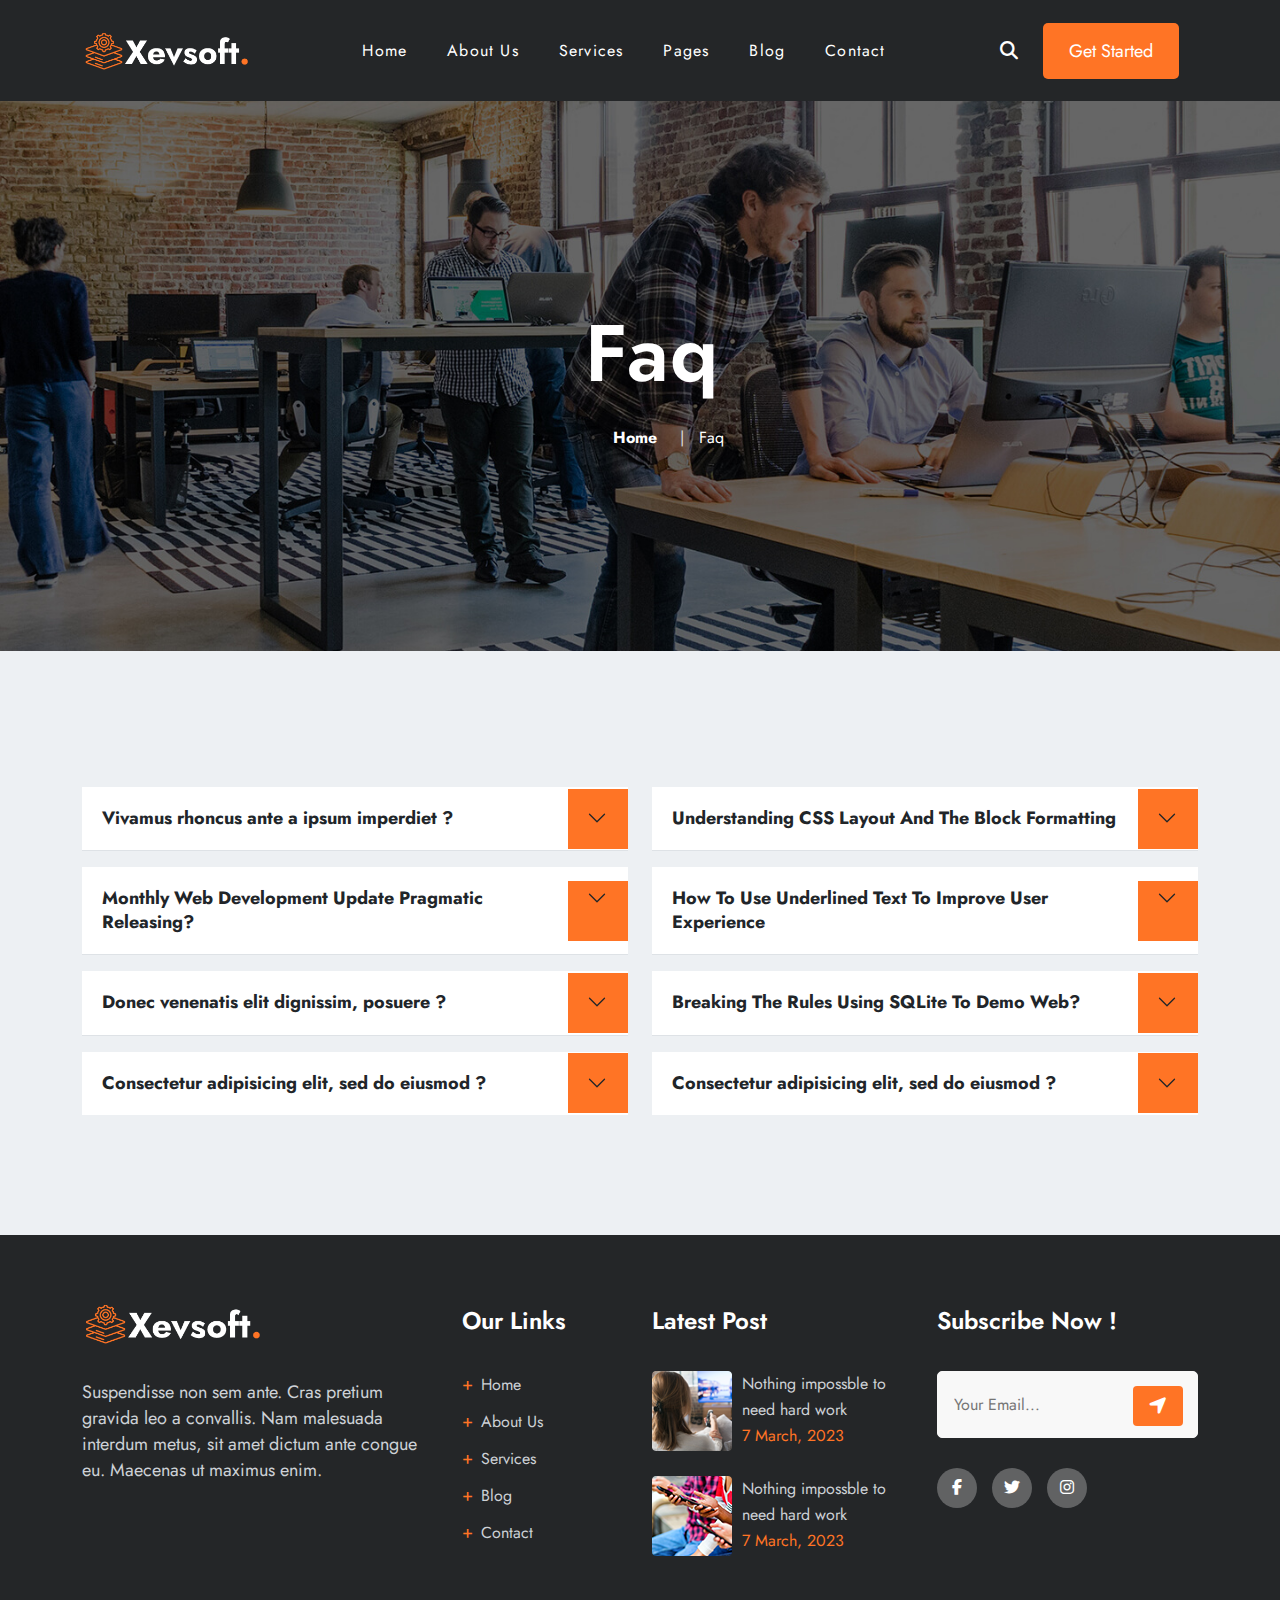
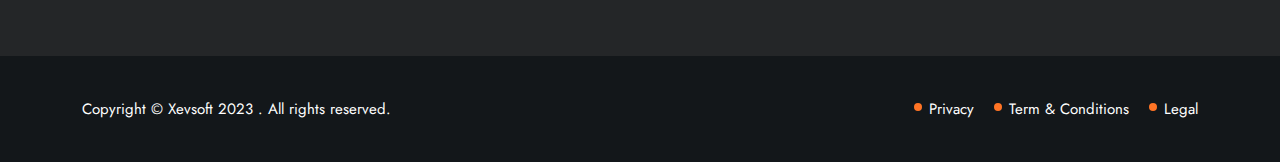
<file: faq.html>
<!DOCTYPE html>
<html lang="en">

<head>
    <meta charset="UTF-8">
    <meta name="viewport" content="width=device-width, initial-scale=1.0">
    <title>Pricing-Xevsoft</title>
    <style>
        .img2 {
            position: relative;
            background-image: url("assets/bdrc-bg.jpg");
            min-height: 550px;
            overflow: hidden;
            background-size: cover;
            object-fit: cover;
        }

        .text_box1 h3 {
            font-size: 80px;
            color: #fff;
            font-weight: 600;
            line-height: 1.3;
            margin-bottom: 20px;
            letter-spacing: 1px;
            text-align: center;
        }

        .img2 .text_box1 {
            position: absolute;
            width: 100%;
            top: 50%;
            transform: translateY(200px);
            text-align:center;
            overflow: hidden;
        }

        .nav1 ul {
            text-align: center;
        }

        .nav1 li {
            display: inline;
        }

        .gall::before {
            display: inline-block;
            padding-right: 15px;
            padding-left: 10px;
            color: #ddd;
            content: "|";
        }
    </style>

    <!-- https://wpdemo.zcubethemes.com/xevsoft/ -->

    <!-- font awesome file -->
    <link rel="stylesheet" href="css/all.min.css">

    <!-- ---bootstrap file----->
    <link rel="stylesheet" href="css/bootstrap.min.css">

    <!-- owlcarousel file -->
    <link rel="stylesheet" href="css/owl.carousel.min.css">
    <link rel="stylesheet" href="css/owl.theme.default.min.css">

    <!-- animate file -->
    <link rel="stylesheet" href="css/animate.min.css">

    <!---------aos file---------- -->
    <link rel="stylesheet" href="css/aos.css">

    <!----------fancy box------------------>
    <link rel="stylesheet" href="css/jquery.fancybox.min.css">

    <!-- custom css file -->
    <link rel="stylesheet" href="css/xevsoft.css">

    <!-- media css file -->
    <link rel="stylesheet" href="css/media.css">

</head>

<body>
    <!-- -------------------------preloadr effect---------------------------- -->
    <!--   -->
    <div class="sticky_top">
        <i class="fa-solid fa-turn-up"></i>
    </div>
    <!-------------------- header section start------------------------------------------------->
    <div class="header">
        <div class="container">
            <div class="row justify-content-between align-items-center">
                <div class="col-auto">
                    <div class="logo">
                        <a href="#"><img src="assets/asset 0.png" alt="#"></a>
                    </div>
                </div>
                <div class="col-auto">
                    <nav class=" d-sm-none d-lg-block">
                        <ul class="d-flex m-0 p-0 main_menu">
                            <li><a href="#">Home</a>
                                <ul class="submenu">
                                    <li><a href="index.html">Home Page 01</a></li>
                                    <li><a href="index2.html">Home Page 02</a></li>
                                </ul>
                            </li>
                            <li><a href="#">About Us</a></li>
                            <li><a href="#">Services</a></li>
                            <li><a href="#">Pages</a>
                                <ul class="submenu">
                                    <li><a href="gallary.html">Gallary</a></li>
                                    <li><a href="team.html">Our Team</a></li>
                                    <li><a href="pricing.html">Pricing</a></li>
                                    <li><a href="#">Faq</a></li>
                                </ul>
                            </li>
                            <li><a href="#">Blog</a></li>
                            <li><a href="#">Contact</a></li>
                        </ul>
                    </nav>

                    <div class="toggle_icon d-lg-none d-md-block">
                        <i class="fa-solid fa-bars"></i>
                    </div>
                    <ul class=" m-0 p-0  mob_main_menu d-lg-none">
                        <li><a href="#" class="d-flex justify-content-between">
                                <div>Home</div>
                                <div class="me-2">+</div>
                            </a>
                            </a>
                            <ul class="mob_submenu">
                                <li><a href="index.html">Home Page 01</a></li>
                                <li><a href="index2.html">Home Page 02</a></li>
                            </ul>
                        </li>
                        <li><a href="#">About Us</a></li>
                        <li><a href="#">Services</a></li>
                        <li><a href="#" class="d-flex justify-content-between">
                                <div>Pages</div>
                                <div class="me-2">+</div>
                            </a>
                            <ul class="mob_submenu">
                                <li><a href="gallary.html">Gallary</a></li>
                                <li><a href="team.html">Our Team</a></li>
                                <li><a href="pricing.html">Pricing</a></li>
                                <li><a href="#">Faq</a></li>
                            </ul>
                        </li>
                        <li><a href="#">Blog</a></li>
                        <li><a href="#">Contact</a></li>
                    </ul>
                </div>

                <div class="col-auto d-sm-none d-lg-block end">
                    <div class="social d-flex">
                        <a href="#"><i class="fa-regular fa-magnifying-glass"></i></a>
                        <div class="btn1 " style="margin-top:5px; height: 56px;">
                            <button type="button" class="btn ">Get Started</button>
                        </div>
                    </div>
                </div>
            </div>
        </div>
    </div>

    <!-- ------------------------------section slider-------------------------------------->
    <section>
        <div class="img2">
            <div class="container">
                <div class="text_box1">
                    <h3>Faq</h3>
                    <div class="nav1">
                        <ul class="bread">
                            <li><a href="index.html" style="color: white; font-weight: 700;">Home</a></li>
                            <li style="color: white; padding-left: .5rem;" class="gall">Faq</li>
                    </div>
                </div>
            </div>
        </div>
        </div>
    </section>

    <!-- ------------------------------section 7--------------------------------------------------->
    <section class=" spacer about_us">
        <div class="container">
            <div class="row acco">
                <div class="col-lg-6 col-md-12 ask">
                    <div class="accordion accordion-flush " id="accordionFlushExample">
                        <div class="accordion-item mt-3">
                            <h2 class="accordion-header">
                                <button class="accordion-button collapsed" type="button" data-bs-toggle="collapse"
                                    data-bs-target="#flush-collapseOne" aria-expanded="false"
                                    aria-controls="flush-collapseOne">
                                    Vivamus rhoncus ante a ipsum imperdiet ?
                                </button>
                            </h2>
                            <div id="flush-collapseOne" class="accordion-collapse collapse"
                                data-bs-parent="#accordionFlushExample">
                                <div class="accordion-body">Lorem ipsum dolor sit amet, consectetur adipisicing elit,
                                    sed do <br> eiusmod tempor incididunt ut labore et dolore magna aliqua. Ut <br> enim
                                    ad minim veniam, quis nostrud exercitation ullamco laboris <br> nisi ut aliquip
                                </div>
                            </div>
                        </div>
                        <div class="accordion-item mt-3">
                            <h2 class="accordion-header">
                                <button class="accordion-button collapsed" type="button" data-bs-toggle="collapse"
                                    data-bs-target="#flush-collapseTwo" aria-expanded="false"
                                    aria-controls="flush-collapseTwo">
                                     Monthly Web Development Update Pragmatic <br> Releasing?
                                </button>
                            </h2>
                            <div id="flush-collapseTwo" class="accordion-collapse collapse" type="button"
                                data-bs-toggle="collapse" data-bs-parent="#accordionFlushExample">
                                <div class="accordion-body">Lorem ipsum dolor sit amet, consectetur adipisicing elit,
                                    sed do <br> eiusmod tempor incididunt ut labore et dolore magna aliqua. Ut <br> enim
                                    ad minim veniam, quis nostrud exercitation ullamco laboris <br> nisi ut aliquip
                                </div>
                            </div>
                        </div>
                        <div class="accordion-item mt-3">
                            <h2 class="accordion-header">
                                <button class="accordion-button collapsed" type="button" data-bs-toggle="collapse"
                                    data-bs-target="#flush-collapseThree" aria-expanded="false"
                                    aria-controls="flush-collapseThree">
                                    Donec venenatis elit dignissim, posuere ?
                                </button>
                            </h2>
                            <div id="flush-collapseThree" class="accordion-collapse collapse"
                                data-bs-parent="#accordionFlushExample">
                                <div class="accordion-body">Lorem ipsum dolor sit amet, consectetur adipisicing elit,
                                    sed do <br> eiusmod tempor incididunt ut labore et dolore magna aliqua. Ut <br> enim
                                    ad minim veniam, quis nostrud exercitation ullamco laboris <br> nisi ut aliquip
                                </div>
                            </div>
                        </div>

                        <div class="accordion-item">
                            <h2 class="accordion-header mt-3">
                                <button class="accordion-button collapsed" type="button" data-bs-toggle="collapse"
                                    data-bs-target="#flush-collapsefour" aria-expanded="false"
                                    aria-controls="flush-collapsefour">
                                    Consectetur adipisicing elit, sed do eiusmod ?
                                </button>

                            </h2>
                            <div id="flush-collapsefour" class="accordion-collapse collapse"
                                data-bs-parent="#accordionFlushExample">
                                <div class="accordion-body">Lorem ipsum dolor sit amet, consectetur adipisicing elit,
                                    sed do <br> eiusmod tempor incididunt ut labore et dolore magna aliqua. Ut <br> enim
                                    ad minim veniam, quis nostrud exercitation ullamco laboris <br> nisi ut aliquip
                                </div>
                            </div>
                        </div>

                    </div>
                </div>
                <div class="col-lg-6 col-md-12 ask">
                    <div class="accordion accordion-flush " id="accordionFlushExample">
                        <div class="accordion-item mt-3">
                            <h2 class="accordion-header">
                                <button class="accordion-button collapsed" type="button" data-bs-toggle="collapse"
                                    data-bs-target="#flush-collapseOne2" aria-expanded="false"
                                    aria-controls="flush-collapseOne">
                                    Understanding CSS Layout And The Block Formatting
                                </button>
                            </h2>
                            <div id="flush-collapseOne2" class="accordion-collapse collapse"
                                data-bs-parent="#accordionFlushExample">
                                <div class="accordion-body">Lorem ipsum dolor sit amet, consectetur adipisicing elit,
                                    sed do <br> eiusmod tempor incididunt ut labore et dolore magna aliqua. Ut <br> enim
                                    ad minim veniam, quis nostrud exercitation ullamco laboris <br> nisi ut aliquip
                                </div>
                            </div>
                        </div>
                        <div class="accordion-item mt-3">
                            <h2 class="accordion-header">
                                <button class="accordion-button collapsed" type="button" data-bs-toggle="collapse"
                                    data-bs-target="#flush-collapseTwo2" aria-expanded="false"
                                    aria-controls="flush-collapseTwo">
                                    How To Use Underlined Text To Improve User <br> Experience
                                </button>
                            </h2>
                            <div id="flush-collapseTwo2" class="accordion-collapse collapse" type="button"
                                data-bs-toggle="collapse" data-bs-parent="#accordionFlushExample">
                                <div class="accordion-body">Lorem ipsum dolor sit amet, consectetur adipisicing elit,
                                    sed do <br> eiusmod tempor incididunt ut labore et dolore magna aliqua. Ut <br> enim
                                    ad minim veniam, quis nostrud exercitation ullamco laboris <br> nisi ut aliquip
                                </div>
                            </div>
                        </div>
                        <div class="accordion-item mt-3">
                            <h2 class="accordion-header">
                                <button class="accordion-button collapsed" type="button" data-bs-toggle="collapse"
                                    data-bs-target="#flush-collapseThree2" aria-expanded="false"
                                    aria-controls="flush-collapseThree">
                                     Breaking The Rules Using SQLite To Demo Web?                                                
                                </button>
                            </h2>
                            <div id="flush-collapseThree2" class="accordion-collapse collapse"
                                data-bs-parent="#accordionFlushExample">
                                <div class="accordion-body">Lorem ipsum dolor sit amet, consectetur adipisicing elit,
                                    sed do <br> eiusmod tempor incididunt ut labore et dolore magna aliqua. Ut <br> enim
                                    ad minim veniam, quis nostrud exercitation ullamco laboris <br> nisi ut aliquip
                                </div>
                            </div>
                        </div>

                        <div class="accordion-item">
                            <h2 class="accordion-header mt-3">
                                <button class="accordion-button collapsed" type="button" data-bs-toggle="collapse"
                                    data-bs-target="#flush-collapsefour2" aria-expanded="false"
                                    aria-controls="flush-collapsefour">
                                    Consectetur adipisicing elit, sed do eiusmod ?
                                </button>

                            </h2>
                            <div id="flush-collapsefour2" class="accordion-collapse collapse"
                                data-bs-parent="#accordionFlushExample">
                                <div class="accordion-body">Lorem ipsum dolor sit amet, consectetur adipisicing elit,
                                    sed do <br> eiusmod tempor incididunt ut labore et dolore magna aliqua. Ut <br> enim
                                    ad minim veniam, quis nostrud exercitation ullamco laboris <br> nisi ut aliquip
                                </div>
                            </div>
                        </div>

                    </div>
                </div>
            </div>
        </div>
    </section>
    <!-- ----------------------------section 12-------------------------------------------- -->
    <section class="footer">
        <div class="container">
            <div class="row justify-content-between ends">
                <div class="col-xl-4 col-lg-4 col-sm-6 " style="margin-bottom: 30px;">
                    <div class="foot-img">
                        <img src="assets/logo.png" alt="">
                    </div>
                    <p style="color: #cdd1d6;" class="e_pera">Suspendisse non sem ante. Cras pretium
                        gravida leo a convallis. Nam malesuada interdum metus, sit amet dictum ante
                        congue eu. Maecenas ut maximus enim.</p>
                </div>
                <div class="col-xl-2 col-lg-2 col-sm-6 links " style="margin-bottom: 30px;">
                    <h2>Our Links</h2>
                    <div class="plus">Home</div>
                    <div class="plus">About Us</div>
                    <div class="plus">Services</div>
                    <div class="plus">Blog</div>
                    <div class="plus">Contact</div>
                </div>

                <div class="col-xl-3 col-lg-3 col-sm-6 post ">
                    <h2>Latest Post</h2>
                    <div>
                        <ul class="p-0" style="margin-bottom: 25px;">
                            <li class="d-flex" style="margin-bottom: 25px;">
                                <div class="thum">
                                    <img src="assets/asset 31.png" alt="">
                                </div>
                                <div class="tex">
                                    <a href="">Nothing impossble to need hard work</a><br>
                                    <span style="color: #ff7425;">7 March, 2023</span>
                                </div>
                            </li>

                            <li class="d-flex ">
                                <div class="thum">
                                    <img src="assets/asset 32.png" alt="">
                                </div>
                                <div class="tex">
                                    <a href="">Nothing impossble to need hard work</a><br>
                                    <span style="color: #ff7425;">7 March, 2023</span>
                                </div>
                            </li>
                        </ul>
                    </div>

                </div>

                <div class="col-xl-3 col-lg-3 col-sm-6 sub ">
                    <h2>Subscribe Now !</h2>
                    <div class="email p-relative" style="margin-bottom: 30px;">
                        <input type="text" class="header-input" placeholder="Your Email...">
                        <button class="btn-errow arrow">
                            <i class="fa fa-location-arrow"></i>
                        </button>
                        </input>
                    </div>

                    <div class="footer-social">
                        <a href="#"><i class="fab fa-facebook-f"></i></a>
                        <a href="#"><i class="fab fa-twitter"></i></a>
                        <a href="#"><i class="fab fa-instagram"></i></a>
                    </div>
                </div>
            </div>
        </div>
        </div>
    </section>
    <section class="copyright">
        <div class="container">
            <div class="row align-items-center copyright">
                <div class="col-lg-6 col-md-6 copy">
                    Copyright © Xevsoft 2023 . All rights reserved.
                </div>
                <div class="col-lg-6 col-md-6 ender ">
                    <ul class="foot-end">
                        <li><a href="#">Privacy</a></li>
                        <li><a href="#">Term &amp; Conditions</a></li>
                        <li><a href="#">Legal</a></li>
                    </ul>
                </div>

            </div>
        </div>
    </section>

    <!-- js file -->
    <script src="js/bootstrap.bundle.min.js"></script>
    <script src="js/jquery-3.7.1.min.js"></script>
    <script src="js/owl.carousel.min.js"></script>
    <script src="js/wow.min.js"></script>
    <script src="js/aos.js"></script>
    <script src="js/multi-animated-counter.js"></script>
    <script src="js/isotope.pkgd.min.js"></script>
    <script src="js/jquery.fancybox.min.js"></script>

    <script>

        $(document).ready(function () {

            //scroll to header fix code//------------------------
            $(window).scroll(function () {
                var h = $(window).scrollTop()

                if (h > 150) {
                    $('.header').addClass('fixed_header')
                    $('.sticky_top').fadeIn(350)
                }
                else {
                    $('.header').removeClass('fixed_header')
                    $('.sticky_top').fadeOut(350)
                }
            })
            $('.sticky_top').hide()


            //click to out top//------------------------
            $('.sticky_top').click(function () {
                $('html , body').animate({ scrollTop: 0 }, 1000);
            })



            //preloader//-----------------------
            setTimeout(() => {
                $('.preloader').slideUp(1000)
            }, 3000);


            //Responsive header//-----------------------
            $('.mob_main_menu, .mob_submenu').hide()

            $('.toggle_icon').click(function () {
                $('.mob_main_menu').slideToggle()
                $(this).find('i').toggleClass('fa-bars fa-times');
            })

            $('.mob_main_menu > li > a').click(function () {
                $(this).next('.mob_submenu').slideToggle();
            })

        });


    </script>
</body>

</html>
</file>
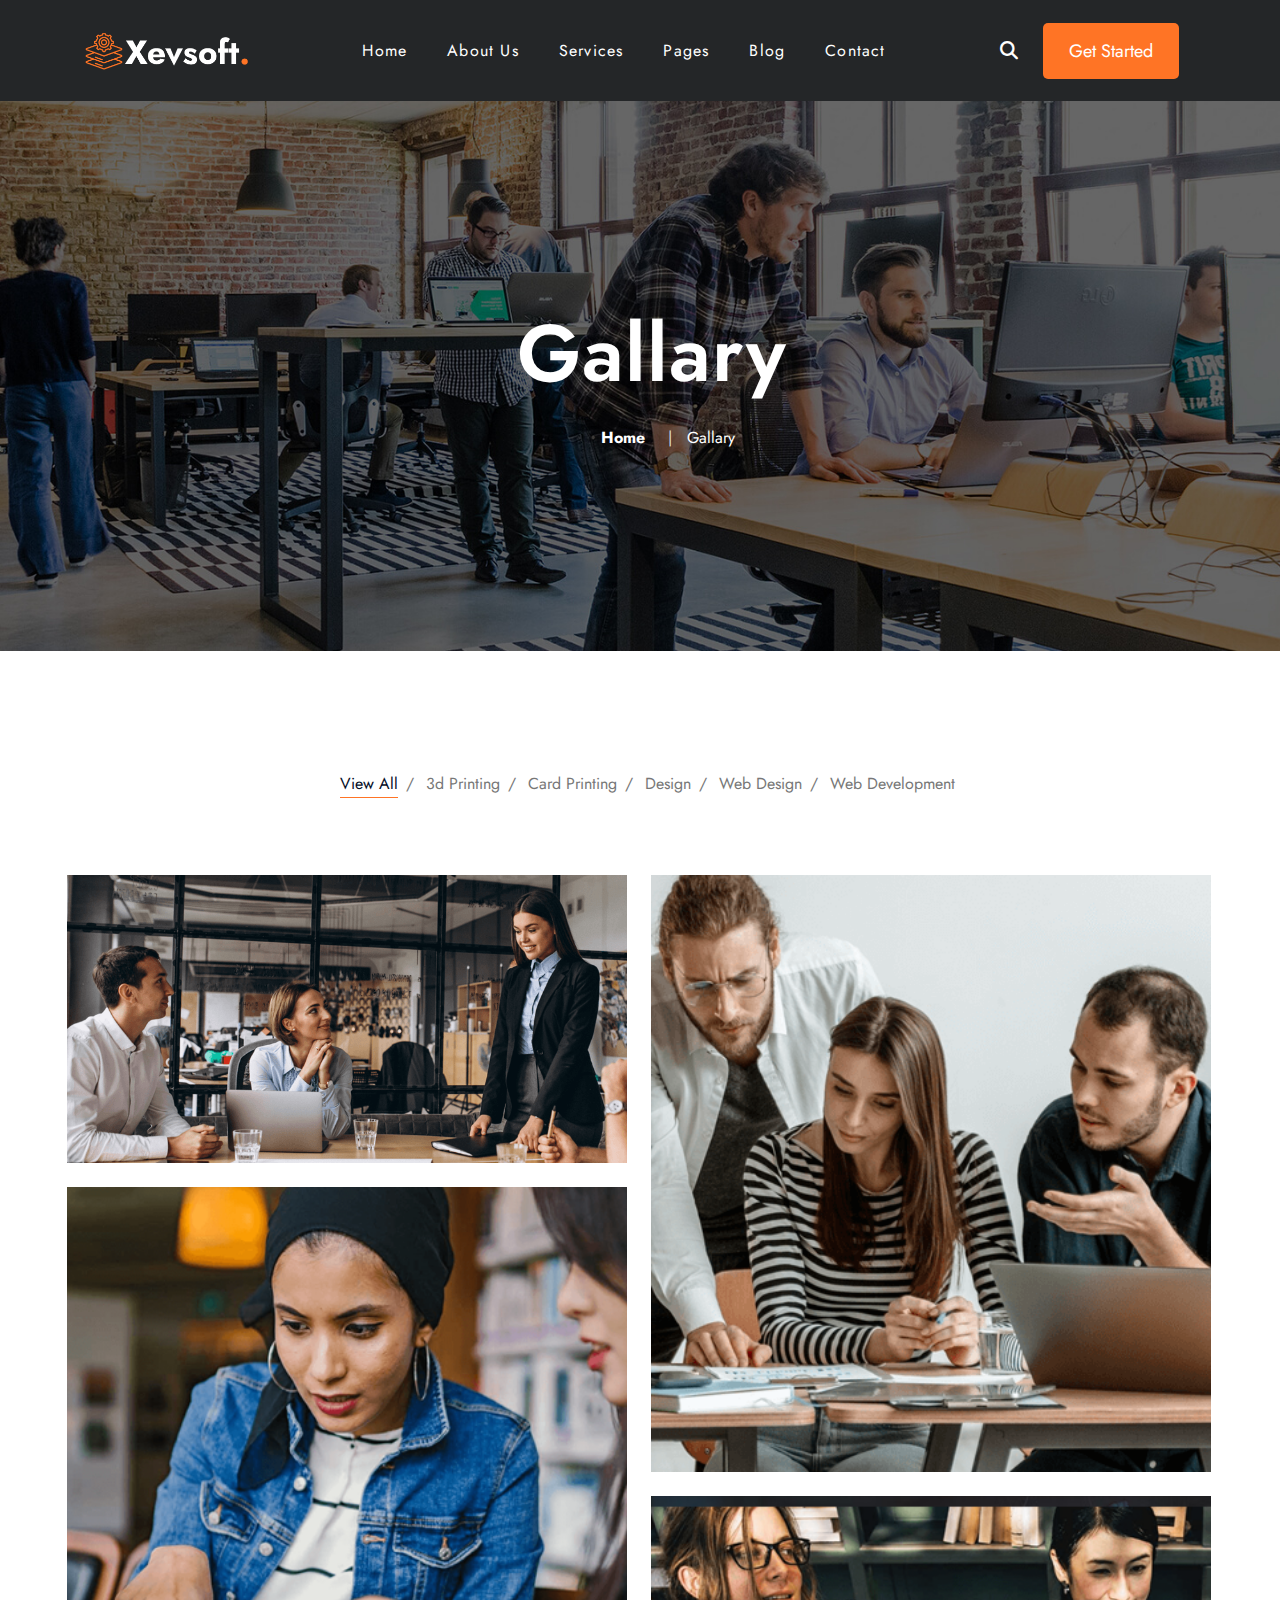
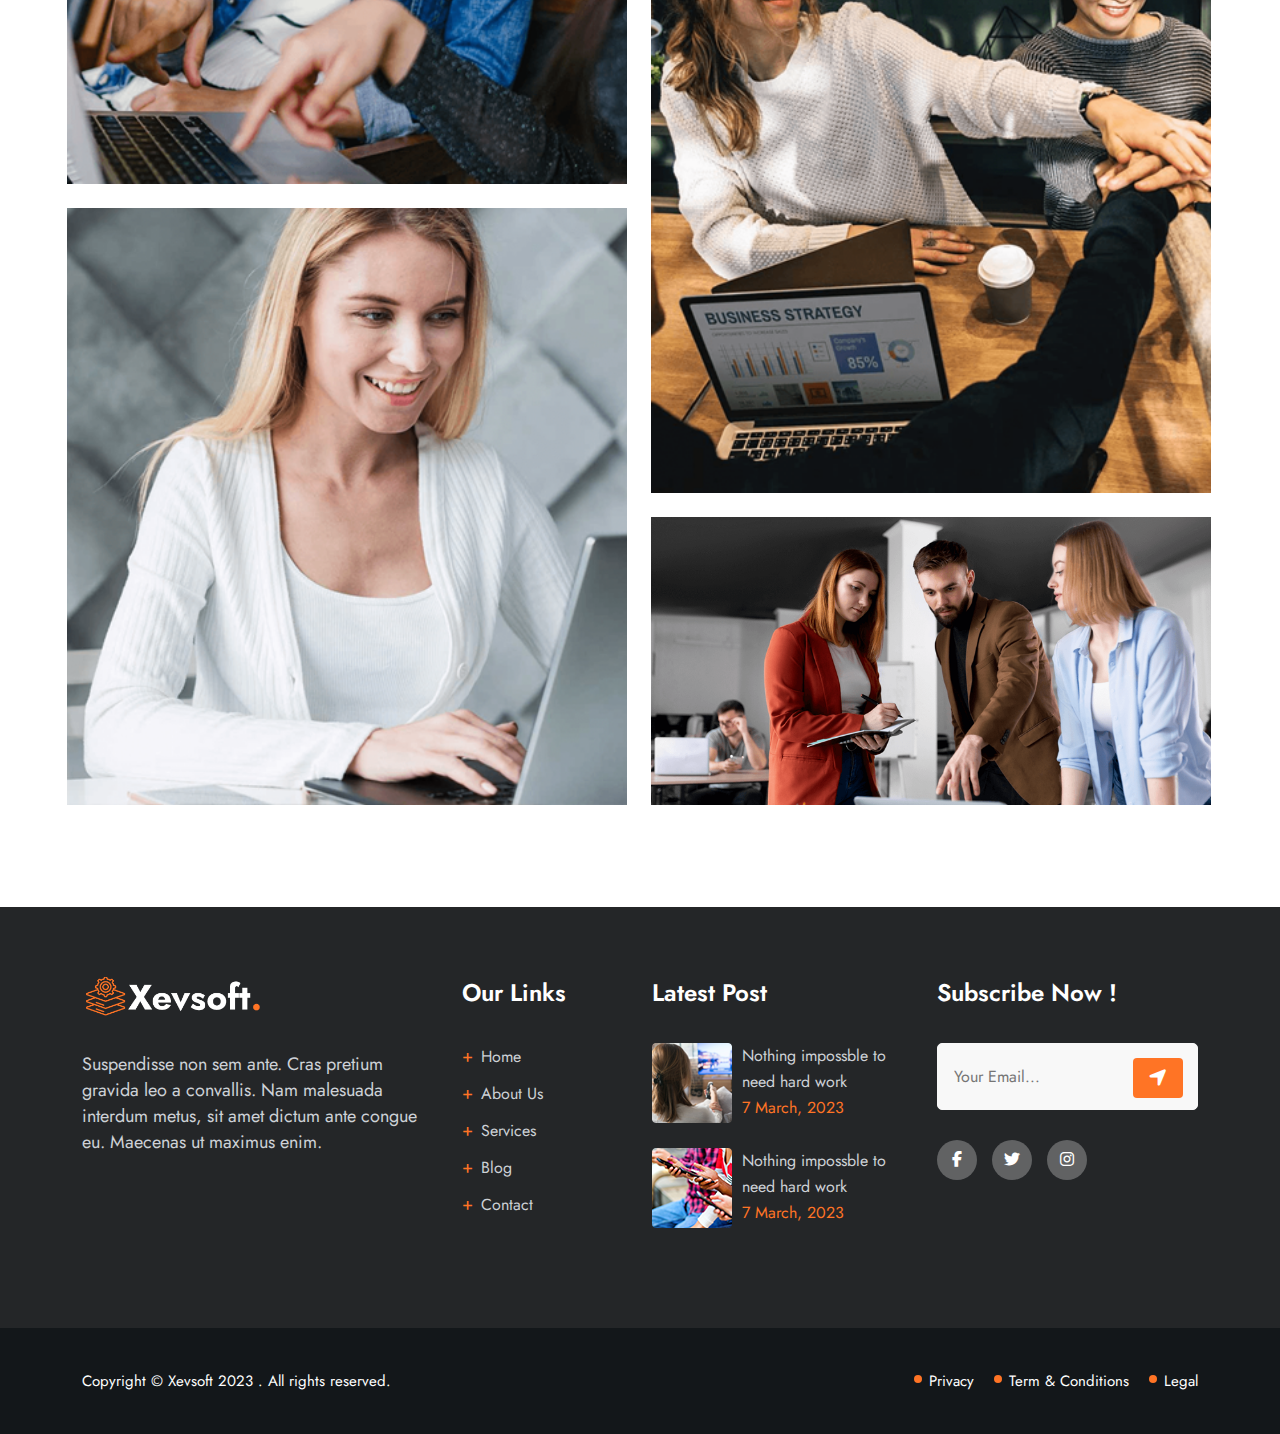
<file: gallary.html>
<!DOCTYPE html>
<html lang="en">

<head>
    <meta charset="UTF-8">
    <meta name="viewport" content="width=device-width, initial-scale=1.0">
    <title>Gallary-Xevsoft</title>
    <style>
        .img2 {
            position: relative;
            background-image: url("assets/bdrc-bg.jpg");
            min-height: 550px;
            overflow: hidden;
            background-size: cover;
            object-fit: cover;
        }
       .text_box1 h3 {
            font-size: 80px;
            color: #fff;
            font-weight: 600;
            line-height: 1.3;
            margin-bottom: 20px;
            letter-spacing: 1px;
        }

        .img2 .text_box1 {
            position: absolute;
            width: 100%;
            top: 50%;
            transform: translateY(200px);
            text-align: left;
            overflow: hidden;
        }
        .nav1 ul {
            text-align: center;
        }
        .nav1 li{
            display: inline;
        }
        .gall::before{
         display: inline-block;
         padding-right: 15px;
         padding-left: 10px;
         color: #ddd;
         content: "|";
        }
   </style>
    <!-- https://wpdemo.zcubethemes.com/xevsoft/ -->

    <!-- font awesome file -->
    <link rel="stylesheet" href="css/all.min.css">

    <!-- ---bootstrap file----->
    <link rel="stylesheet" href="css/bootstrap.min.css">

    <!-- owlcarousel file -->
    <link rel="stylesheet" href="css/owl.carousel.min.css">
    <link rel="stylesheet" href="css/owl.theme.default.min.css">

    <!-- animate file -->
    <link rel="stylesheet" href="css/animate.min.css">

    <!---------aos file---------- -->
    <link rel="stylesheet" href="css/aos.css">

    <!----------fancy box------------------>
    <link rel="stylesheet" href="css/jquery.fancybox.min.css">

    <!-- custom css file -->
    <link rel="stylesheet" href="css/xevsoft.css">

    <!-- media css file -->
    <link rel="stylesheet" href="css/media.css">

</head>

<body>
    <!-- -------------------------preloadr effect---------------------------- -->
    <!--   -->
    <div class="sticky_top">
        <i class="fa-solid fa-turn-up"></i>
    </div>
    <!-------------------- header section start------------------------------------------------->
    <div class="header">
        <div class="container">
            <div class="row justify-content-between align-items-center">
                <div class="col-auto">
                    <div class="logo">
                        <a href="#"><img src="assets/asset 0.png" alt="#"></a>
                    </div>
                </div>
                <div class="col-auto">
                    <nav class=" d-sm-none d-lg-block">
                        <ul class="d-flex m-0 p-0 main_menu">
                            <li><a href="#">Home</a>
                                <ul class="submenu">
                                    <li><a href="index.html">Home Page 01</a></li>
                                    <li><a href="index2.html">Home Page 02</a></li>
                                </ul>
                            </li>
                            <li><a href="#">About Us</a></li>
                            <li><a href="#">Services</a></li>
                            <li><a href="#">Pages</a>
                                <ul class="submenu">
                                    <li><a href="#">Gallary</a></li>
                                    <li><a href="team.html">Our Team</a></li>
                                    <li><a href="pricing.html">Pricing</a></li>
                                    <li><a href="faq.html">Faq</a></li>
                                </ul>
                            </li>
                            <li><a href="#">Blog</a></li>
                            <li><a href="#">Contact</a></li>
                        </ul>
                    </nav>

                    <div class="toggle_icon d-lg-none d-md-block">
                        <i class="fa-solid fa-bars"></i>
                    </div>
                    <ul class=" m-0 p-0  mob_main_menu d-lg-none">
                        <li><a href="#" class="d-flex justify-content-between">
                                <div>Home</div>
                                <div class="me-2">+</div>
                            </a>
                            </a>
                            <ul class="mob_submenu">
                                <li><a href="index.html">Home Page 01</a></li>
                                <li><a href="index2.html">Home Page 02</a></li>
                             </ul>
                        </li>
                        <li><a href="#">About Us</a></li>
                        <li><a href="#">Services</a></li>
                        <li><a href="#" class="d-flex justify-content-between">
                                <div>Pages</div>
                                <div class="me-2">+</div>
                            </a>
                            <ul class="mob_submenu">
                                <li><a href="">Gallary</a></li>
                                <li><a href="team.html">Our Team</a></li>
                                <li><a href="pricing.html">Pricing</a></li>
                                <li><a href="faq.html">Faq</a></li>
                            </ul>
                        </li>
                        <li><a href="#">Blog</a></li>
                        <li><a href="#">Contact</a></li>
                    </ul>
                </div>

                <div class="col-auto d-sm-none d-lg-block end">
                    <div class="social d-flex">
                        <a href="#"><i class="fa-regular fa-magnifying-glass"></i></a>
                        <div class="btn1 " style="margin-top:5px; height: 56px;">
                            <button type="button" class="btn ">Get Started</button>
                        </div>
                    </div>
                </div>
            </div>
        </div>
    </div>

    <!-- ------------------------------section slider-------------------------------------->

    <section>
        <div class="img2">
            <div class="container">
                <div class="text_box1 text-center">
                    <h3>Gallary</h3>
                    <div class="nav1">
                        <ul class="bread">
                            <li><a href="index.html" style="color: white; font-weight: 700;">Home</a></li>
                            <li style="color: white;padding-left: .5rem;" class="gall">Gallary</li>
                        </div>
                    </div>
                </div>
            </div>
        </div>
    </section>
    <!-- -------------------------------section 6---------------------------------------------->
    <section class=" spacer2">
        <div class="cont">

            <div class="row align-items-end" style="margin-bottom: 50px;">
                <div class="col-xl-12 col-lg-12">
                    <div class="button-group filter-button-group text-center" style="margin-bottom: 15px;">
                        <button class=" act" data-filter="*" id="view">View All</button>
                        <button class=" act" data-filter=" .3d-printing">3d Printing</button>
                        <button class=" act" data-filter=".Card-Printing">Card Printing</button>
                        <button class=" act" data-filter=".Design">Design</button>
                        <button class=" act" data-filter=".web-design">Web Design</button>
                        <button class=" act" data-filter=".web-devlopement">Web Development</button>
                    </div>
                </div>
            </div>


            <div class="img-container">
                <div class="demo">
                    <div class="Card-Printing web-design web-devlopement iso">
                        <a href="assets/asset 11.png" class="group">
                            <div class="gallery">
                                <img src="assets/asset 11.png" alt="" class="sub-item1">
                            </div>
                        </a>
                    </div>

                    <div class="3d-printing web-design iso">
                        <a href="assets/asset 12.png" class="group">
                            <div class="gallery ">
                                <img src="assets/asset 12.png" alt="" class=" sub-item">
                            </div>
                        </a>
                    </div>

                    <div class="Design web-design iso">
                        <a href="assets/asset 13.png" class="group">
                            <div class="gallery">
                                <img src="assets/asset 13.png" alt="" class=" sub-item">
                            </div>
                        </a>
                    </div>

                    <div class="3d-printing web-design web-devlopement iso">
                        <a href="assets/asset 14.png" class="group">
                            <div class="gallery">
                                <img src="assets/asset 14.png" alt="" class=" sub-item">
                            </div>
                        </a>
                    </div>

                    <div class="Card-Printing web-design web-devlopement iso ">
                        <a href="assets/asset 15.png" class="group">
                            <div class="gallery ">
                                <img src="assets/asset 15.png" alt="" class="  sub-item">
                            </div>
                        </a>
                    </div>

                    <div class="3d-printing Card-Printing Design web-design web-devlopement ">
                        <a href="assets/asset 16.png" class="group">
                            <div class="gallery ">
                                <img src="assets/asset 16.png" alt="" class=" sub-item1">
                            </div>
                        </a>
                    </div>
                </div>
            </div>
        </div>
    </section>

    <!-- ----------------------------section 12-------------------------------------------- -->
    <section class="footer">
        <div class="container">
            <div class="row justify-content-between ends">
                <div class="col-xl-4 col-lg-4 col-sm-6 " style="margin-bottom: 30px;">
                    <div class="foot-img">
                        <img src="assets/logo.png" alt="">
                    </div>
                    <p style="color: #cdd1d6;" class="e_pera">Suspendisse non sem ante. Cras pretium
                        gravida leo a convallis. Nam malesuada interdum metus, sit amet dictum ante
                        congue eu. Maecenas ut maximus enim.</p>
                </div>
                <div class="col-xl-2 col-lg-2 col-sm-6 links " style="margin-bottom: 30px;">
                    <h2>Our Links</h2>
                    <div class="plus">Home</div>
                    <div class="plus">About Us</div>
                    <div class="plus">Services</div>
                    <div class="plus">Blog</div>
                    <div class="plus">Contact</div>
                </div>

                <div class="col-xl-3 col-lg-3 col-sm-6 post ">
                    <h2>Latest Post</h2>
                    <div>
                        <ul class="p-0" style="margin-bottom: 25px;">
                            <li class="d-flex" style="margin-bottom: 25px;">
                                <div class="thum">
                                    <img src="assets/asset 31.png" alt="">
                                </div>
                                <div class="tex">
                                    <a href="">Nothing impossble to need hard work</a><br>
                                    <span style="color: #ff7425;">7 March, 2023</span>
                                </div>
                            </li>

                            <li class="d-flex ">
                                <div class="thum">
                                    <img src="assets/asset 32.png" alt="">
                                </div>
                                <div class="tex">
                                    <a href="">Nothing impossble to need hard work</a><br>
                                    <span style="color: #ff7425;">7 March, 2023</span>
                                </div>
                            </li>
                        </ul>
                    </div>

                </div>

                <div class="col-xl-3 col-lg-3 col-sm-6 sub ">
                    <h2>Subscribe Now !</h2>
                    <div class="email p-relative" style="margin-bottom: 30px;">
                        <input type="text" class="header-input" placeholder="Your Email...">
                        <button class="btn-errow arrow">
                            <i class="fa fa-location-arrow"></i>
                        </button>
                        </input>
                    </div>

                    <div class="footer-social">
                        <a href="#"><i class="fab fa-facebook-f"></i></a>
                        <a href="#"><i class="fab fa-twitter"></i></a>
                        <a href="#"><i class="fab fa-instagram"></i></a>
                    </div>
                </div>
            </div>
        </div>
        </div>
    </section>
    <section class="copyright">
        <div class="container">
            <div class="row align-items-center copyright">
                <div class="col-lg-6 col-md-6 copy">
                    Copyright © Xevsoft 2023 . All rights reserved.
                </div>
                <div class="col-lg-6 col-md-6 ender ">
                    <ul class="foot-end">
                        <li><a href="#">Privacy</a></li>
                        <li><a href="#">Term &amp; Conditions</a></li>
                        <li><a href="#">Legal</a></li>
                    </ul>
                </div>

            </div>
        </div>
    </section>

    <!-- js file -->
    <script src="js/bootstrap.bundle.min.js"></script>
    <script src="js/jquery-3.7.1.min.js"></script>
    <script src="js/owl.carousel.min.js"></script>
    <script src="js/wow.min.js"></script>
    <script src="js/aos.js"></script>
    <script src="js/multi-animated-counter.js"></script>
    <script src="js/isotope.pkgd.min.js"></script>
    <script src="js/jquery.fancybox.min.js"></script>

    <script>

        $(document).ready(function () {

            //   -----------------section 6------------------------
            $('#view').first().addClass('active');

            $('.act').click(function () {
                $('.act').removeClass('active');
                $(this).addClass('active');
            });

            // init Isotope-------------------------------
            var $grid = $('.demo').isotope({
                // options
            });
            // filter items on button click-----------------
            $('.filter-button-group').on('click', 'button', function () {
                var filterValue = $(this).attr('data-filter');
                $grid.isotope({ filter: filterValue });
            });

            $("a.group").fancybox({
                'transitionIn': 'elastic',
                'transitionOut': 'elastic',
                'speedIn': 600,
                'speedOut': 200,
                'overlayShow': false
            });

            //scroll to header fix code//------------------------
            $(window).scroll(function () {
                var h = $(window).scrollTop()

                if (h > 150) {
                    $('.header').addClass('fixed_header')
                    $('.sticky_top').fadeIn(350)
                }
                else {
                    $('.header').removeClass('fixed_header')
                    $('.sticky_top').fadeOut(350)
                }
            })
            $('.sticky_top').hide()


            //click to out top//------------------------
            $('.sticky_top').click(function () {
                $('html , body').animate({ scrollTop: 0 }, 1000);
            })



            //preloader//-----------------------
            setTimeout(() => {
                $('.preloader').slideUp(1000)
            }, 3000);


            //Responsive header//-----------------------
            $('.mob_main_menu, .mob_submenu').hide()

            $('.toggle_icon').click(function () {
                $('.mob_main_menu').slideToggle()
                $(this).find('i').toggleClass('fa-bars fa-times');
            })

            $('.mob_main_menu > li > a').click(function () {
                $(this).next('.mob_submenu').slideToggle();
            })

        });
    </script>
</body>

</html>
</file>
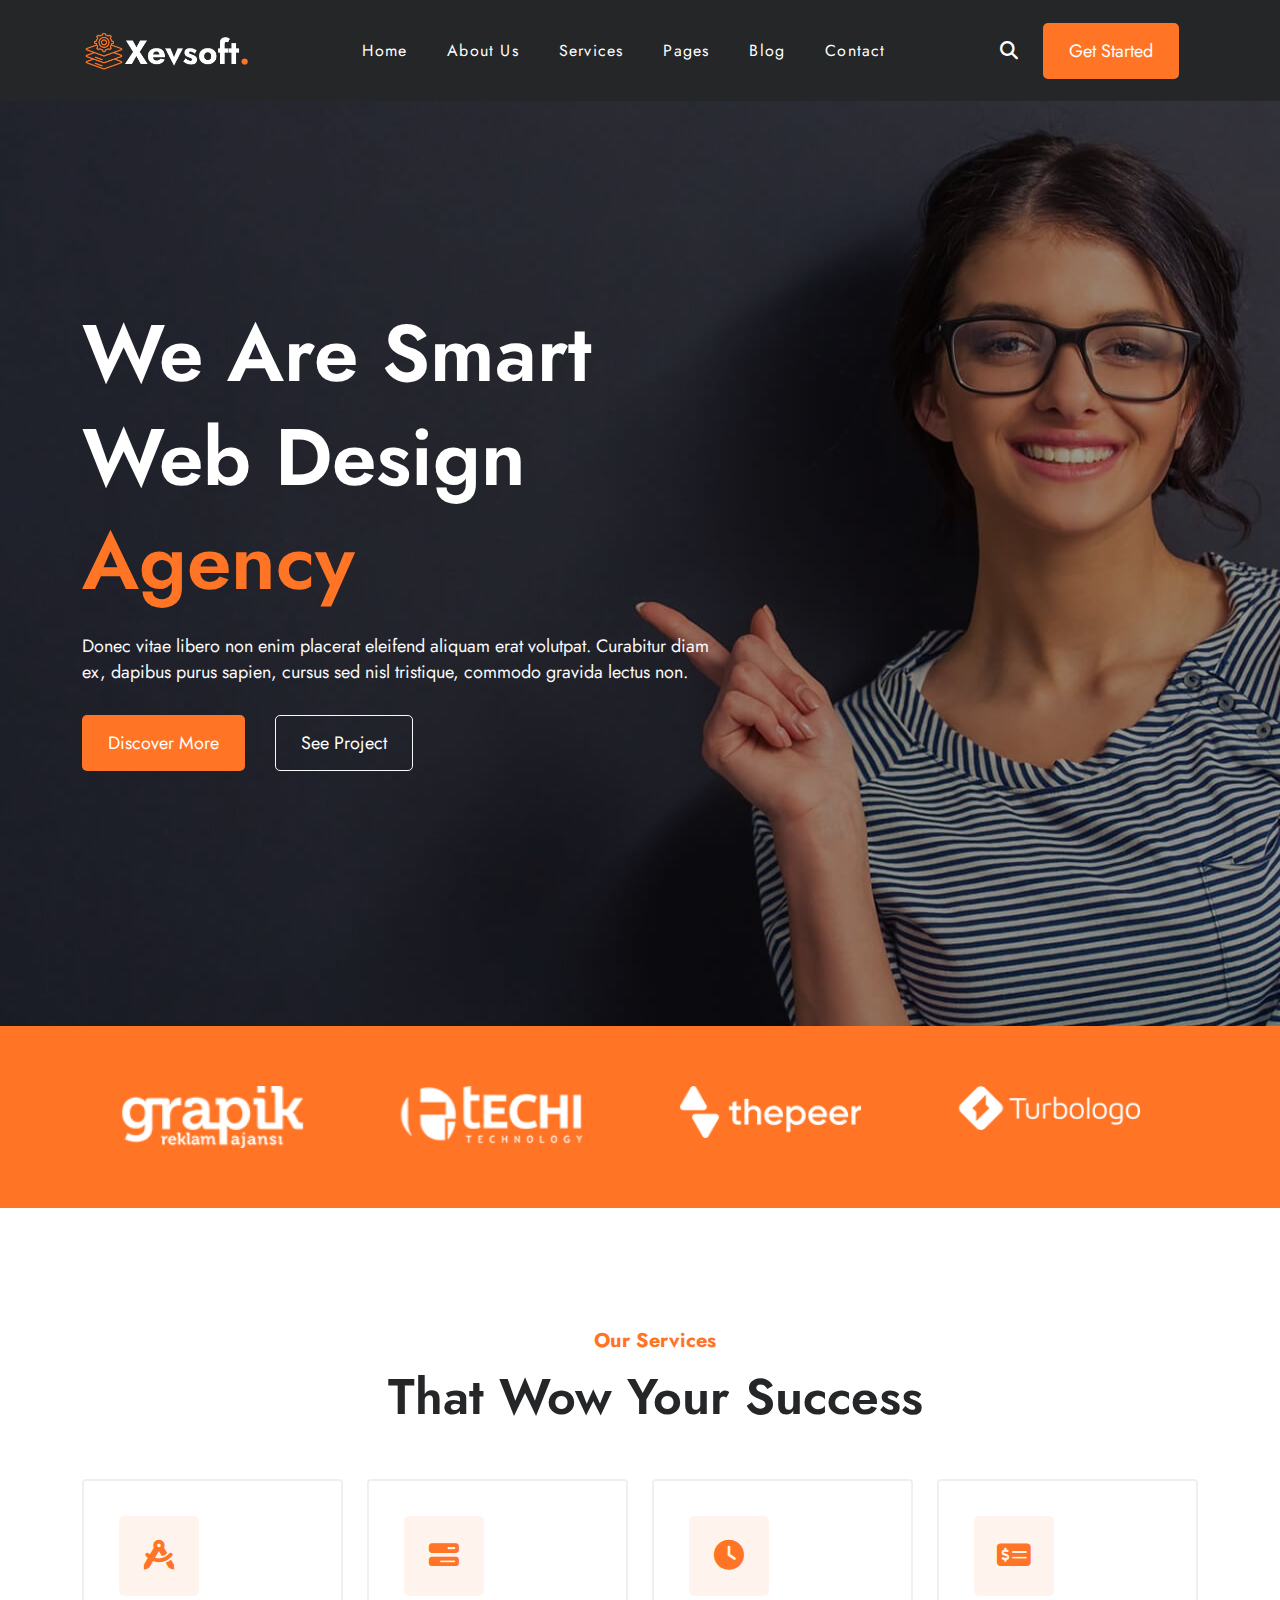
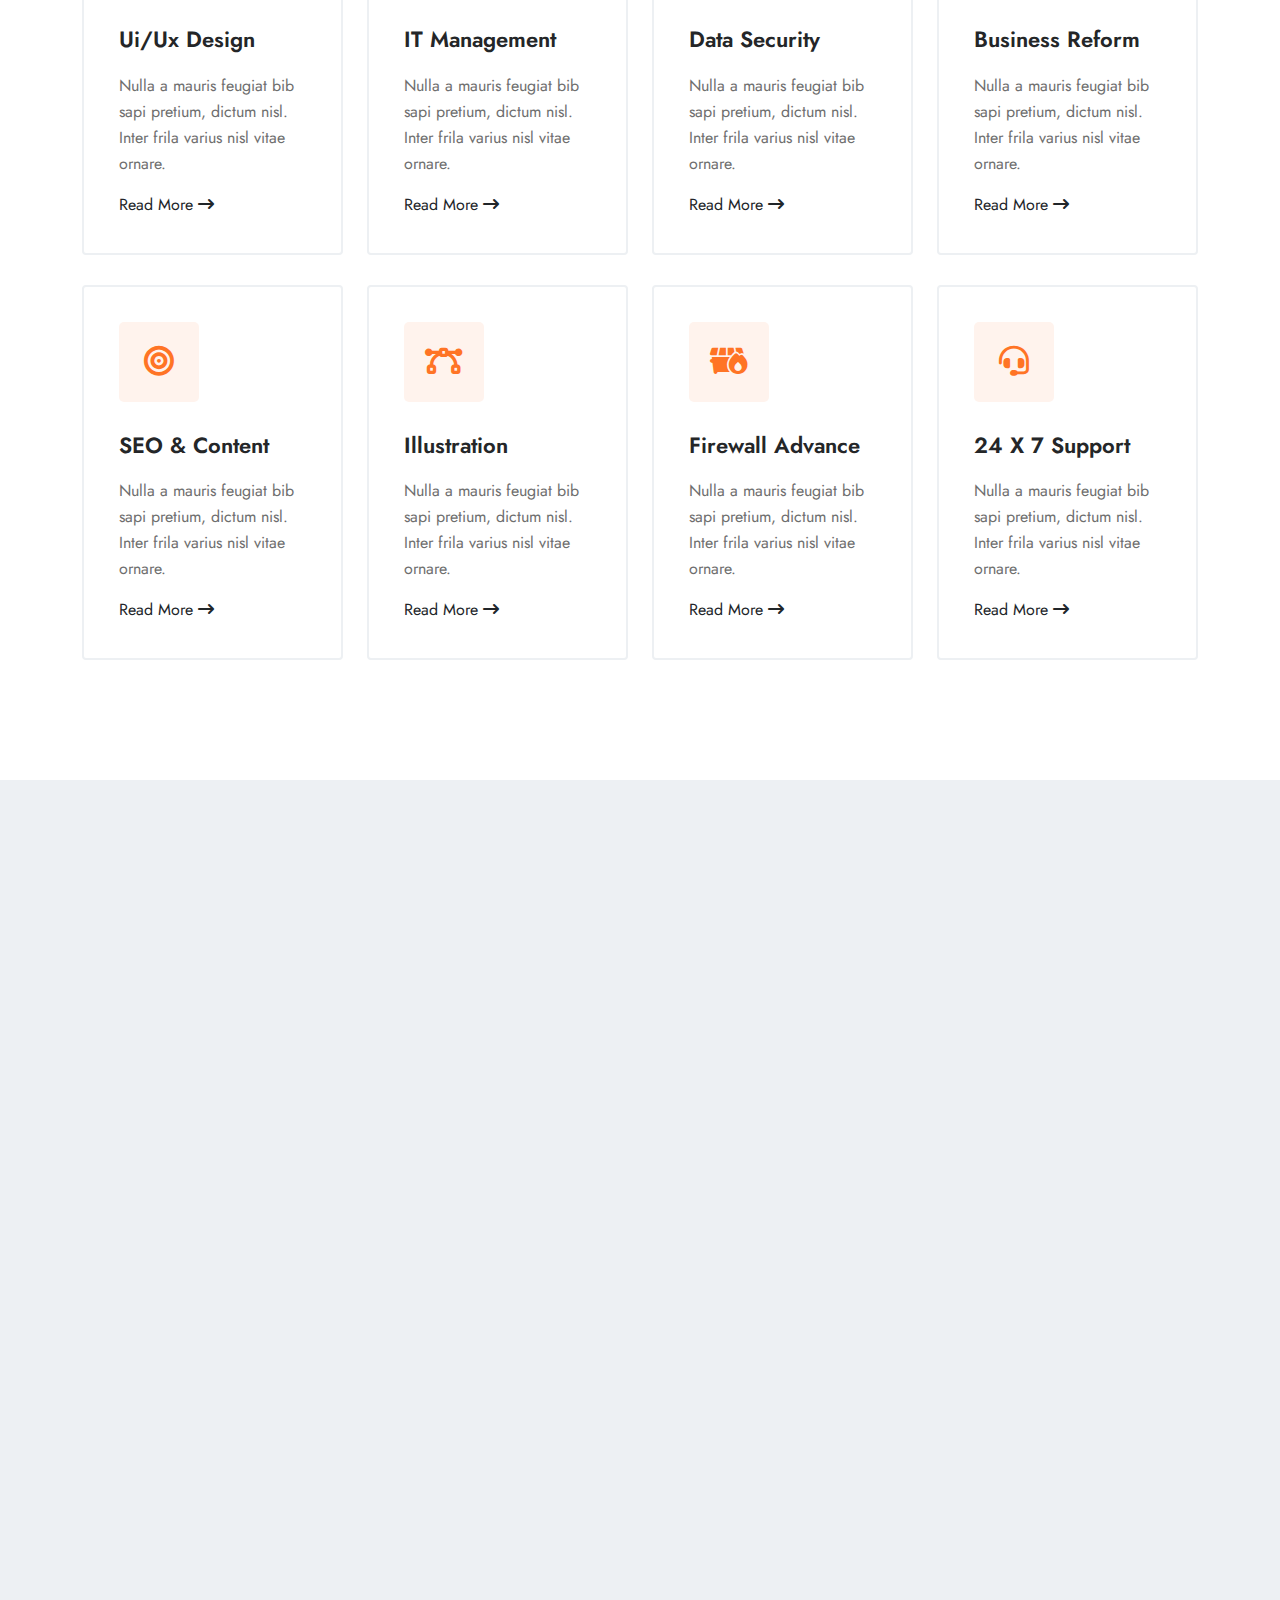
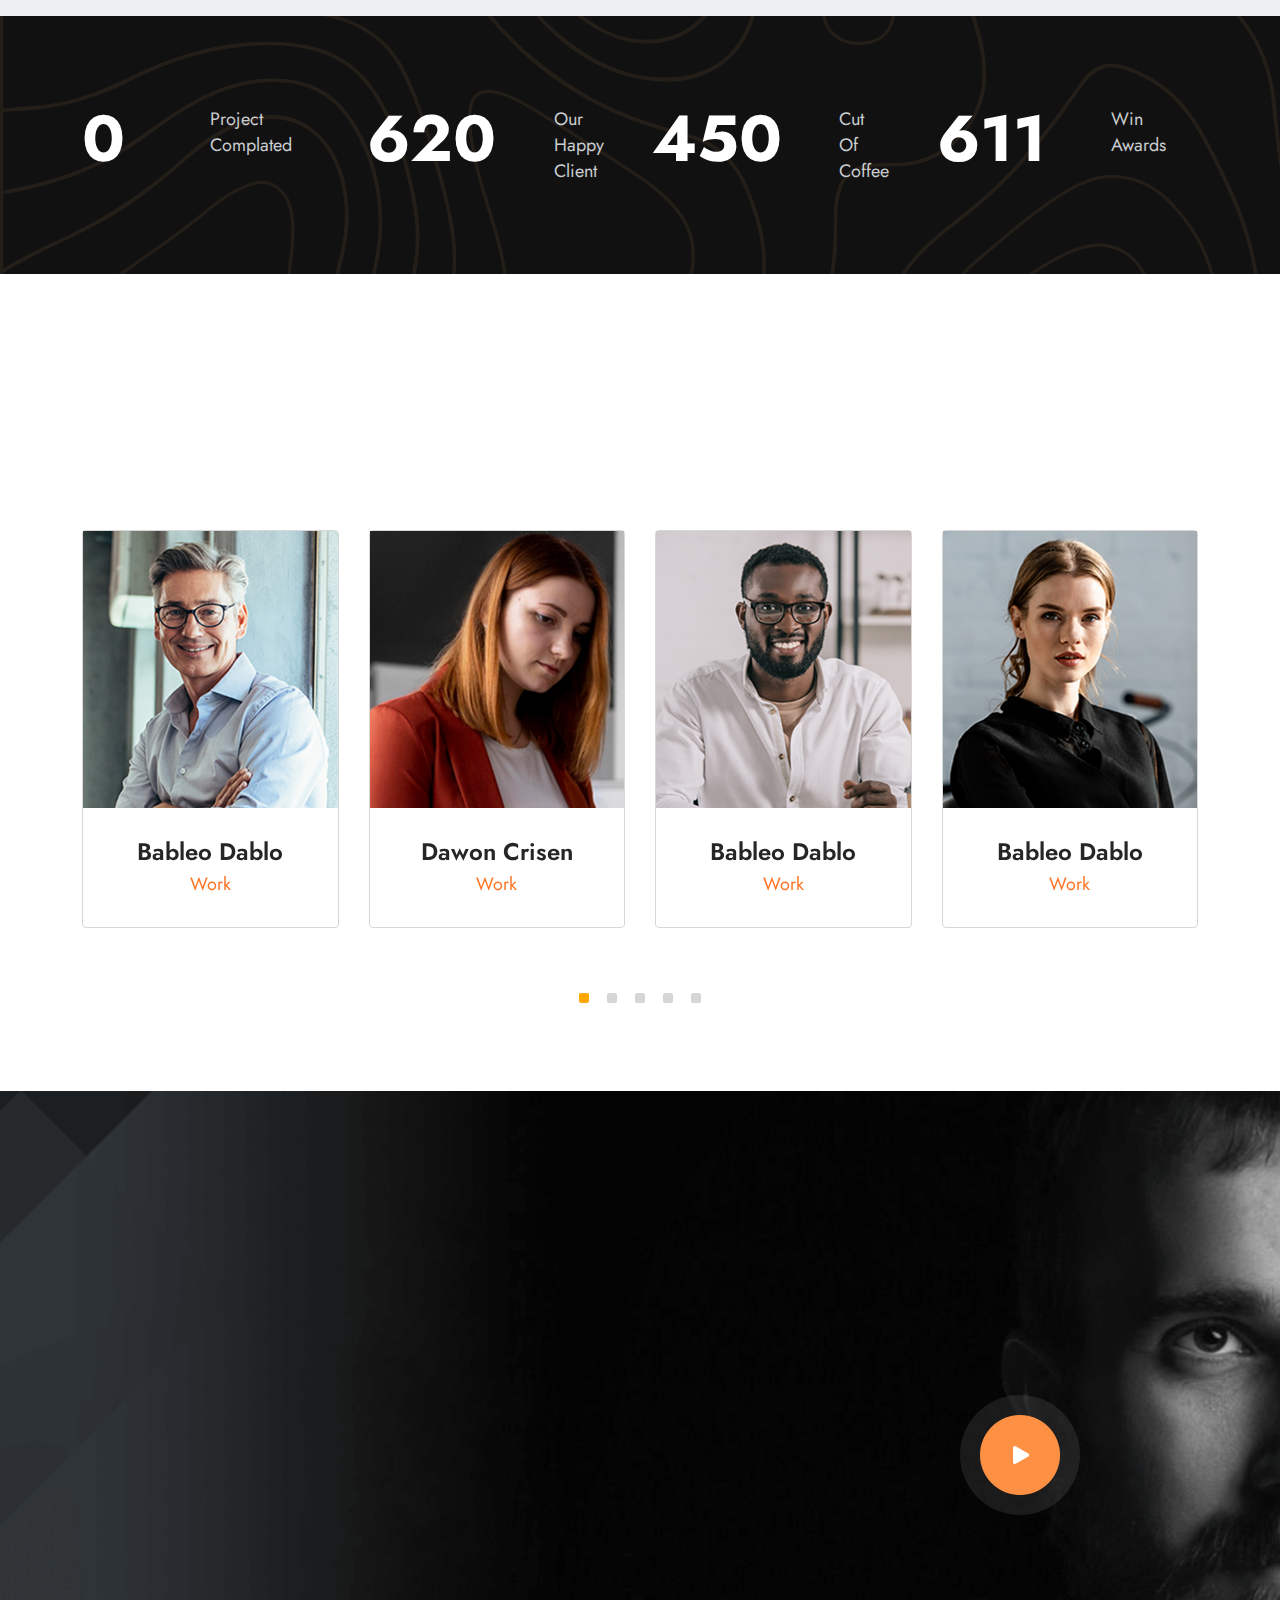
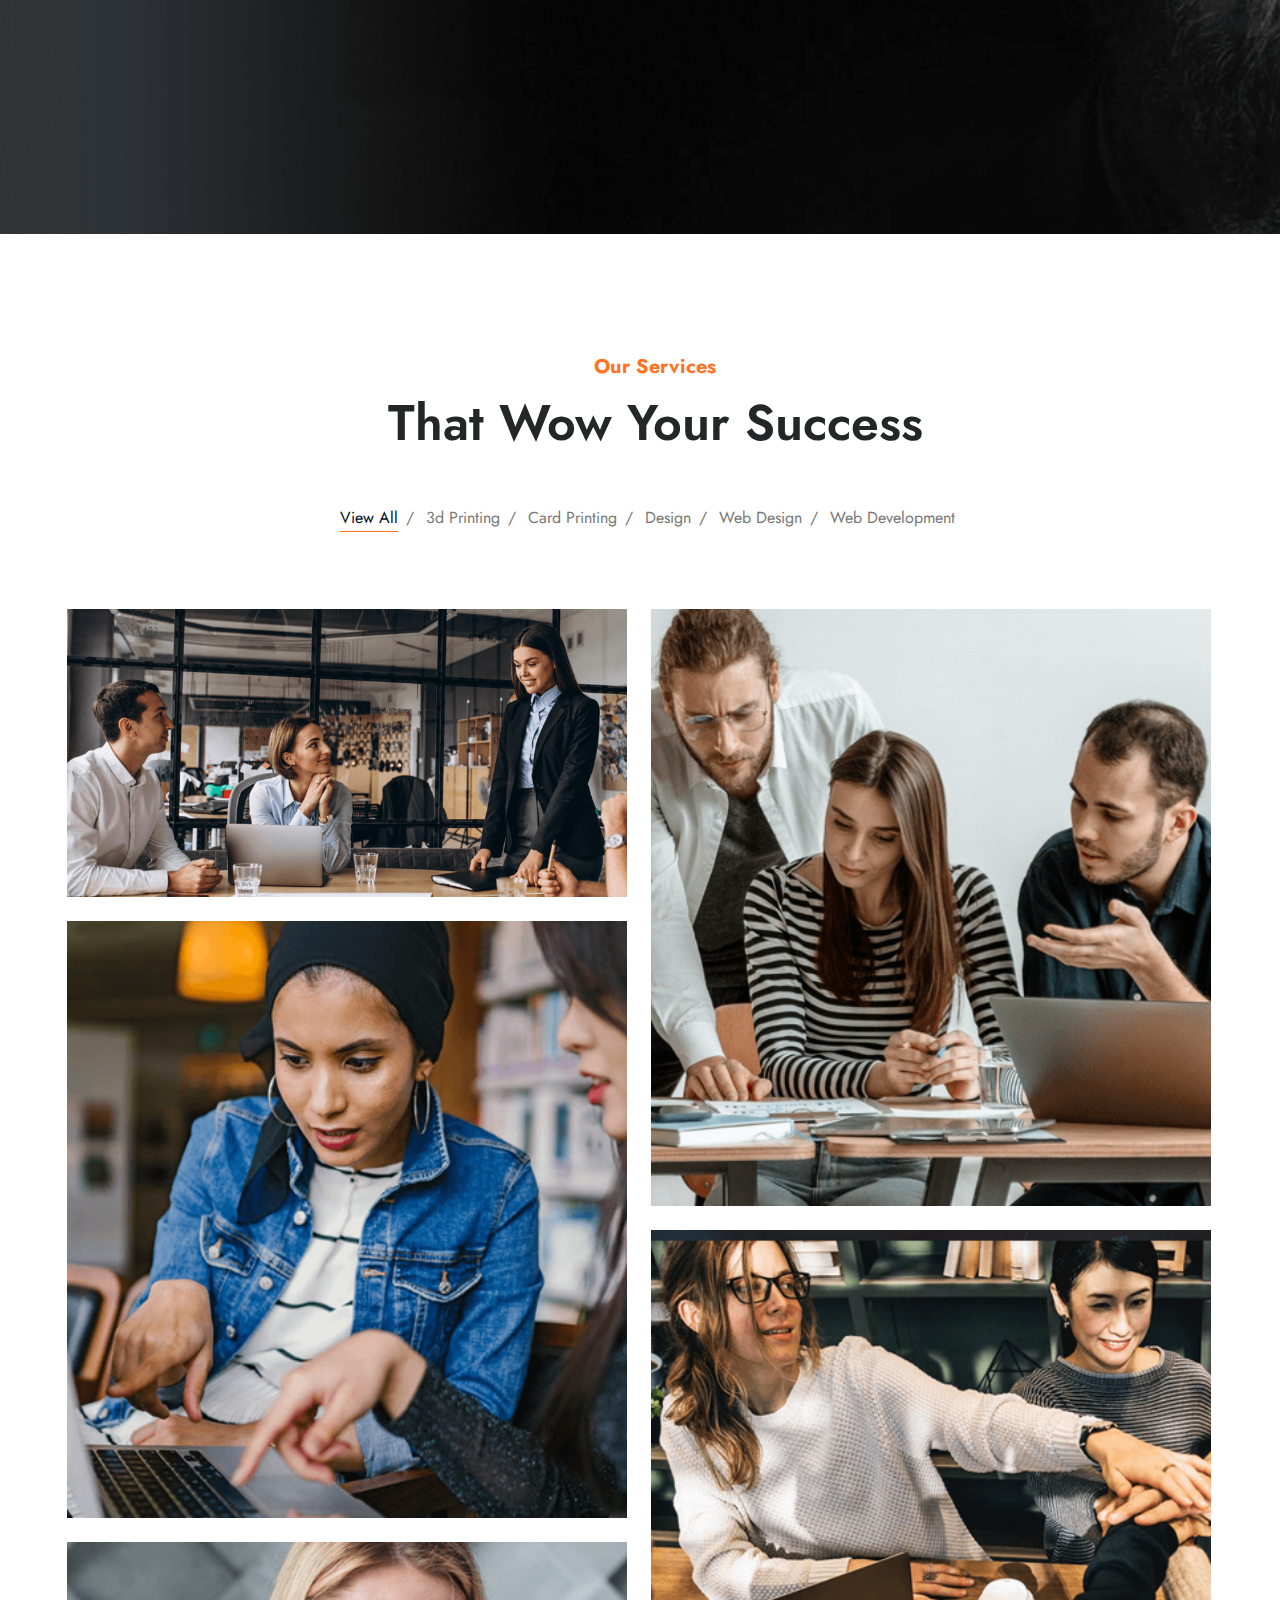
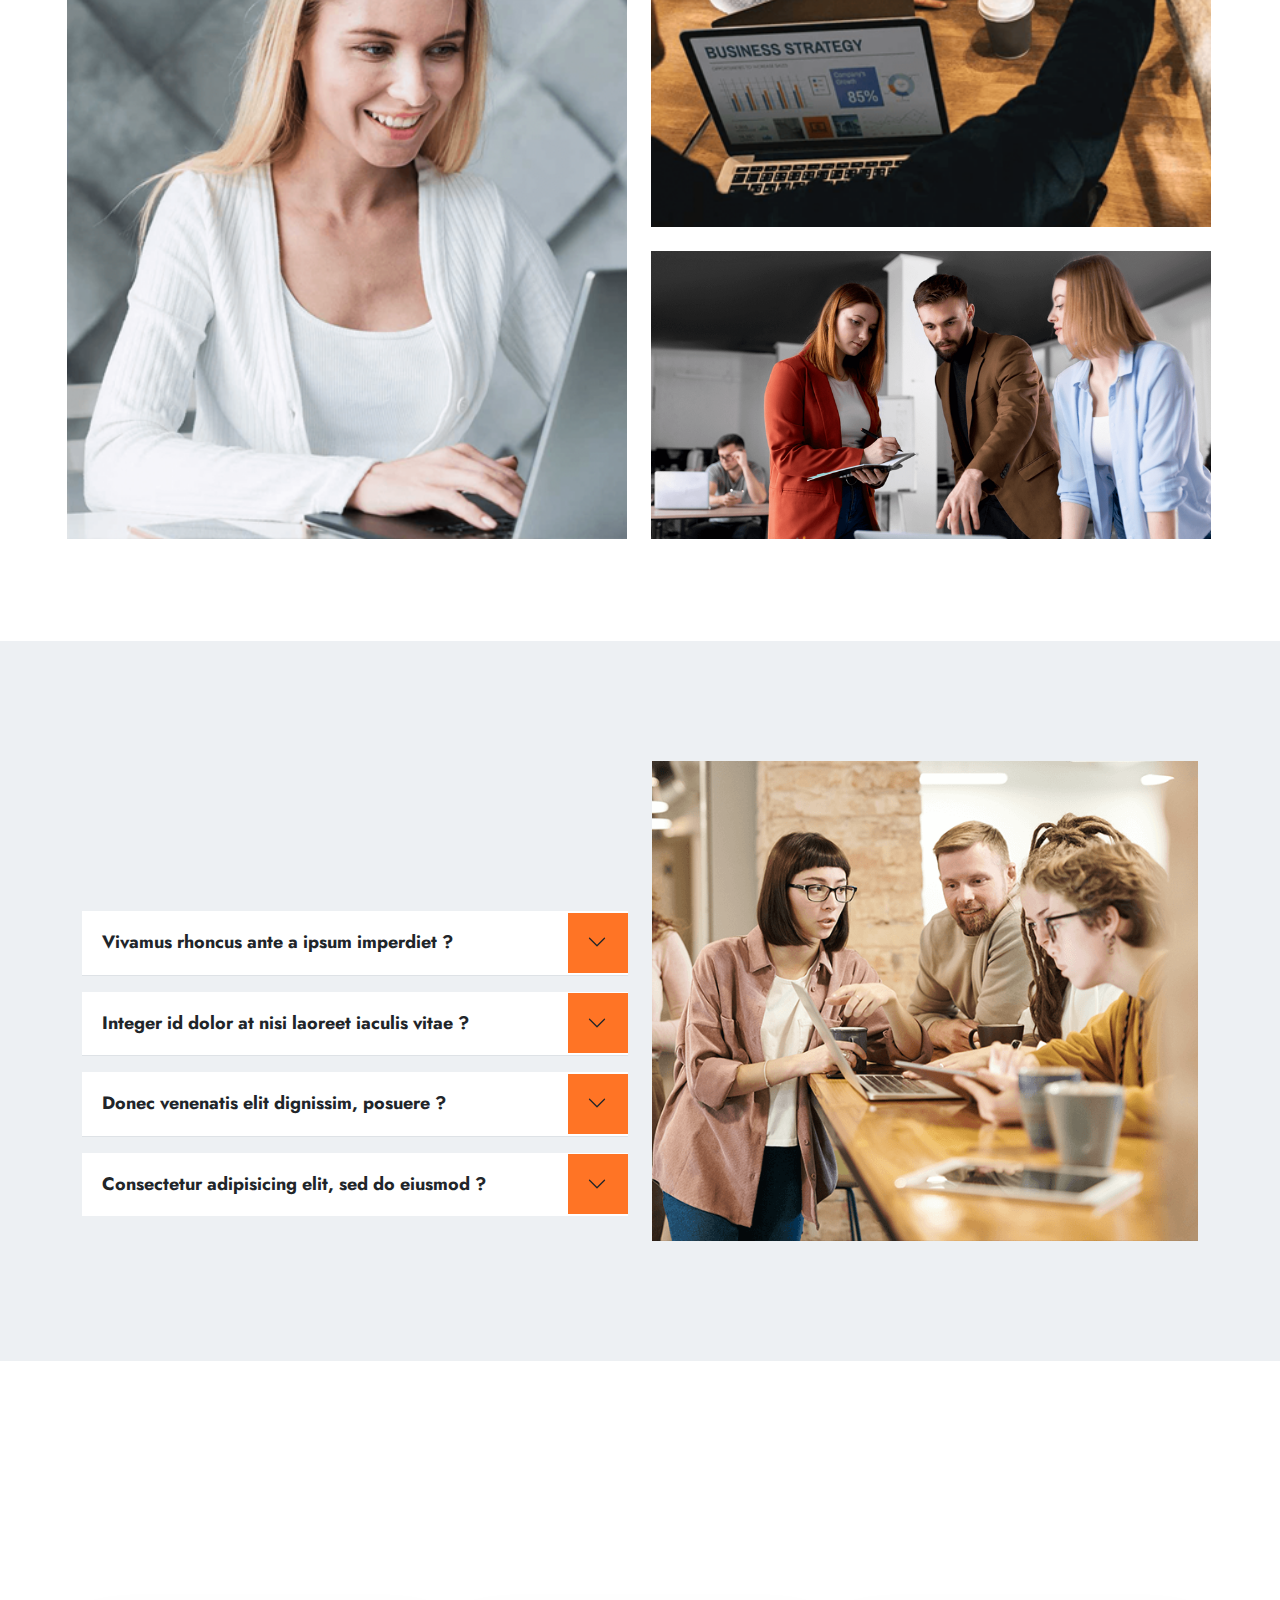
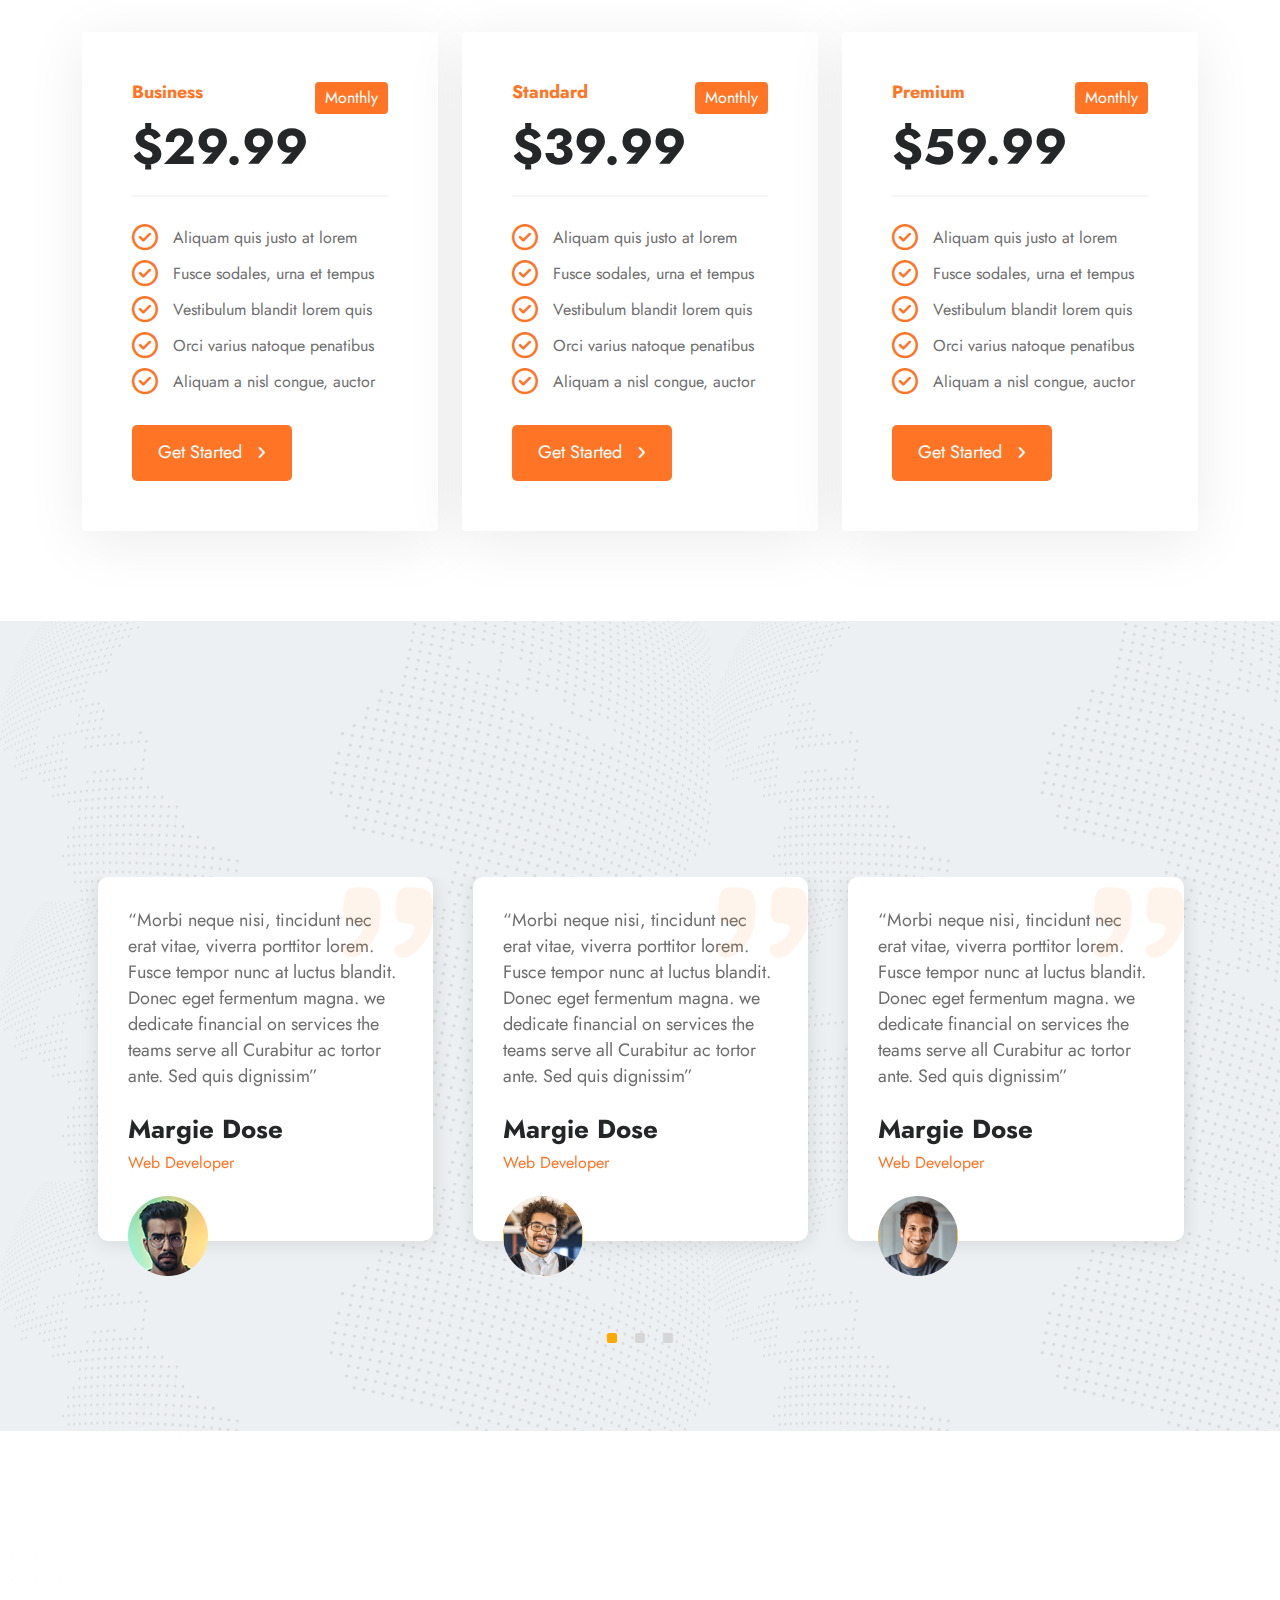
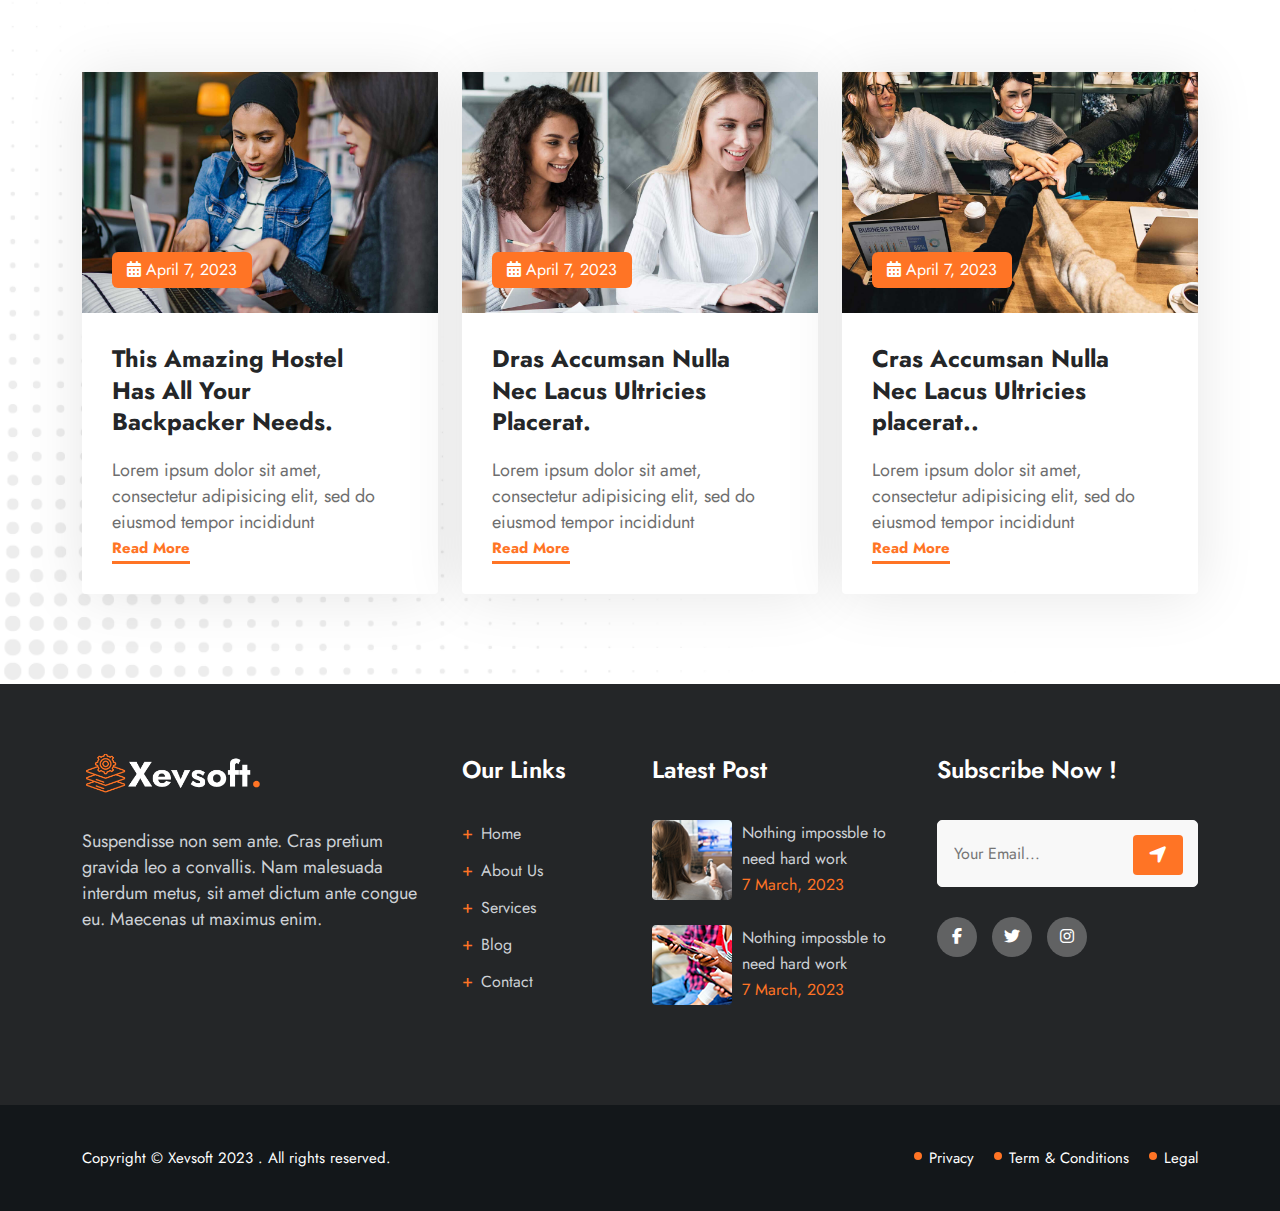
<file: index2.html>
<!DOCTYPE html>
<html lang="en">

<head>
    <meta charset="UTF-8">
    <meta name="viewport" content="width=device-width, initial-scale=1.0">
    <title>Home page 2</title>
    <style>
        .img2 {
            position: relative;
            background:url(assets/bg2.jpg);
            min-height:925px;
            background-position: center bottom;
            background-size: cover;
            object-fit: cover;
         }
        .img2 .text_box1 {
            position: absolute;
            width: 100%;
            transform: translateY(200px);
            text-align: left;
            overflow: hidden;
        }
    </style>

    <!-- https://wpdemo.zcubethemes.com/xevsoft/ -->

    <!-- font awesome file -->
    <link rel="stylesheet" href="css/all.min.css">

    <!-- ---bootstrap file----->
    <link rel="stylesheet" href="css/bootstrap.min.css">

    <!-- owlcarousel file -->
    <link rel="stylesheet" href="css/owl.carousel.min.css">
    <link rel="stylesheet" href="css/owl.theme.default.min.css">

    <!-- animate file -->
    <link rel="stylesheet" href="css/animate.min.css">

    <!---------aos file---------- -->
    <link rel="stylesheet" href="css/aos.css">

    <!----------fancy box------------------>
    <link rel="stylesheet" href="css/jquery.fancybox.min.css">

    <!-- custom css file -->
    <link rel="stylesheet" href="css/xevsoft.css">

    <!-- media css file -->
    <link rel="stylesheet" href="css/media.css">

</head>


<body>
    <!-- -------------------------preloadr effect---------------------------- -->
    <!--   -->
    <div class="sticky_top">
        <i class="fa-solid fa-turn-up"></i>
    </div>
    <!-------------------- header section start------------------------------------------------->
    <div class="header">
        <div class="container">
            <div class="row justify-content-between align-items-center">
                <div class="col-auto">
                    <div class="logo">
                        <a href="#"><img src="assets/asset 0.png" alt="#"></a>
                    </div>
                </div>
                <div class="col-auto">
                    <nav class=" d-sm-none d-lg-block">
                        <ul class="d-flex m-0 p-0 main_menu">
                            <li><a href="#">Home</a>
                                <ul class="submenu">
                                    <li><a href="index.html">Home Page 01</a></li>
                                    <li><a href="#">Home Page 02</a></li>
                                </ul>
                            </li>
                            <li><a href="#about">About Us</a></li>
                            <li><a href="#service">Services</a></li>
                            <li><a href="#">Pages</a>
                                <ul class="submenu">
                                    <li><a href="gallary.html">Gallary</a></li>
                                    <li><a href="team.html">Our Team</a></li>
                                    <li><a href="pricing.html">Pricing</a></li>
                                    <li><a href="faq.html">Faq</a></li>
                                </ul>
                            </li>
                            <li><a href="#blog">Blog</a></li>
                            <li><a href="#contact">Contact</a></li>
                        </ul>
                    </nav>

                    <div class="toggle_icon d-lg-none d-md-block">
                        <i class="fa-solid fa-bars"></i>
                    </div>
                    <ul class=" m-0 p-0  mob_main_menu d-lg-none">
                        <li><a href="#" class="d-flex justify-content-between">
                                <div>Home</div>
                                <div class="me-2">+</div>
                            </a>
                            </a>
                            <ul class="mob_submenu">
                                <li><a href="#">Home Page 01</a></li>
                                <li><a href="#">Home Page 02</a></li>
                                

                            </ul>
                        </li>
                        <li><a href="#abour">About Us</a></li>
                        <li><a href="#service">Services</a></li>
                        <li><a href="#" class="d-flex justify-content-between">
                                <div>Pages</div>
                                <div class="me-2">+</div>
                            </a>
                            <ul class="mob_submenu">
                                <li><a href="gallary.html">Gallary</a></li>
                                <li><a href="team.html">Our Team</a></li>
                                <li><a href="pricing.html">Pricing</a></li>
                                <li><a href="faq.html">Faq</a></li>
                            </ul>
                        </li>
                        <li><a href="#blog">Blog</a></li>
                        <li><a href="#contact">Contact</a></li>
                    </ul>
                </div>

                <div class="col-auto d-sm-none d-lg-block end">
                    <div class="social d-flex">
                        <a href="#"><i class="fa-regular fa-magnifying-glass"></i></a>
                        <div class="btn1 " style="margin-top:5px; height: 56px;">
                            <button type="button" class="btn ">Get Started</button>
                        </div>
                    </div>
                </div>
            </div>
        </div>
    </div>

    <!-- ------------------------------section slider-------------------------------------->

    <section>
        <div class="img2">
            <div class="container">
                <div class="text_box1">
                    <h2>We Are Smart
                        <br>Web Design <br> <span class="span">Agency</span>
                    </h2>
                    <p class="text-light fs-18px text-left m-0">
                        Donec vitae libero non enim placerat eleifend aliquam erat volutpat. Curabitur diam
                        ex, dapibus purus sapien, cursus sed nisl tristique, commodo gravida lectus non.
                    </p>
                    <div style="margin-top: 30px;">
                        <button type="button" class="btn btn1_2  ms-0">Discover More</button>
                        <button type="button" class="btn btn-outline-light btn2">See Project</button>
                    </div>
                </div>
            </div>
        </div>
    </section>
    <!-------------------------------------------section 10----------------------------------->
    <section class="companylogo">
        <div class="container">
            <div class="owl-carousel owl-theme" id="logoslider">
                <a href=""><img src="assets/asset 22.png" alt=""></a>
                <a href=""><img src="assets/asset 23.png" alt=""></a>
                <a href=""><img src="assets/asset 24.png" alt=""></a>
                <a href=""><img src="assets/asset 25.png" alt=""></a>
                <a href=""><img src="assets/asset 26.png" alt=""></a>
            </div>
        </div>
    </section>
    <!-- ----------------------------------section 2---------------------------------------------->
    <section class="spacer2" id="service">
        <div class="container">
            <div class="about text-center ">
                <h5 style="margin-bottom: 10px;">Our Services</h5>
                <h2 style="margin-bottom: 50px;">That Wow Your Success</h2>
            </div>

            <div class="row serv1">
                <div class="col-3 col-lg-3 col-sm-6 col-12 serv">
                    <div class="serve">
                        <div class="serve_1">
                            <i class="fa fa-drafting-compass fa1"></i>
                        </div>
                        <h4 class="serve_name"><a href="#" class="name">Ui/Ux Design</a></h4>
                        <p>
                            Nulla a mauris feugiat bib sapi pretium,
                            dictum nisl. Inter frila varius nisl vitae ornare.
                        </p>
                        <a href="#" class="text-dark">
                            Read More
                            <i class="fa fa-long-arrow-right errow"></i>
                        </a>
                    </div>
                </div>

                <div class="col-3 col-lg-3 col-sm-6 col-12 serv">
                    <div class="serve">
                        <div class="serve_1">
                            <i class="fa fa-tasks-alt fa1"></i>
                        </div>
                        <h4 class="serve_name"><a href="#">IT Management</a></h4>
                        <p>
                            Nulla a mauris feugiat bib sapi pretium,
                            dictum nisl. Inter frila varius nisl vitae ornare.
                        </p>
                        <a href="#" class="text-dark">
                            Read More
                            <i class="fa fa-long-arrow-right errow"></i>
                        </a>
                    </div>
                </div>

                <div class="col-3 col-lg-3 col-sm-6 col-12 serv">
                    <div class="serve">
                        <div class="serve_1">
                            <i class="fa fa-clock fa1"></i>
                        </div>
                        <h4 class="serve_name"><a href="#">Data Security</a></h4>
                        <p>
                            Nulla a mauris feugiat bib sapi pretium,
                            dictum nisl. Inter frila varius nisl vitae ornare.
                        </p>
                        <a href="#" class="text-dark">
                            Read More
                            <i class="fa fa-long-arrow-right errow"></i>
                        </a>
                    </div>
                </div>

                <div class="col-3 col-lg-3 col-sm-6 col-12 serv">
                    <div class="serve">
                        <div class="serve_1">
                            <i class="fa-solid fa-money-check-dollar fa1"></i>
                        </div>
                        <h4 class="serve_name"><a href="#">Business Reform</a></h4>
                        <p>
                            Nulla a mauris feugiat bib sapi pretium,
                            dictum nisl. Inter frila varius nisl vitae ornare.
                        </p>
                        <a href="#" class="text-dark">
                            Read More
                            <i class="fa fa-long-arrow-right errow"></i>
                        </a>
                    </div>
                </div>

                <div class="col-3 col-lg-3 col-sm-6 col-12 serv">
                    <div class="serve">
                        <div class="serve_1">
                            <i class=" fa fa-solid fa-bullseye fa1"></i>
                        </div>
                        <h4 class="serve_name"><a href="#">SEO & Content</a></h4>
                        <p>
                            Nulla a mauris feugiat bib sapi pretium,
                            dictum nisl. Inter frila varius nisl vitae ornare.
                        </p>
                        <a href="#" class="text-dark">
                            Read More
                            <i class="fa fa-long-arrow-right errow"></i>
                        </a>
                    </div>
                </div>

                <div class="col-3 col-lg-3 col-sm-6 col-12 serv">
                    <div class="serve">
                        <div class="serve_1">
                            <i class="fa fa-bezier-curve fa1"></i>
                        </div>
                        <h4 class="serve_name"><a href="#">Illustration</a></h4>
                        <p>
                            Nulla a mauris feugiat bib sapi pretium,
                            dictum nisl. Inter frila varius nisl vitae ornare.
                        </p>
                        <a href="#" class="text-dark">
                            Read More
                            <i class="fa fa-long-arrow-right errow"></i>
                        </a>
                    </div>
                </div>

                <div class="col-3 col-lg-3 col-sm-6 col-12 serv">
                    <div class="serve">
                        <div class="serve_1">
                            <i class="fa-solid fa-dumpster-fire fa1"></i>
                        </div>
                        <h4 class="serve_name"><a href="#">
                                Firewall Advance</a></h4>
                        <p>
                            Nulla a mauris feugiat bib sapi pretium,
                            dictum nisl. Inter frila varius nisl vitae ornare.
                        </p>
                        <a href="#" class="text-dark">
                            Read More
                            <i class="fa fa-long-arrow-right errow"></i>
                        </a>
                    </div>
                </div>

                <div class="col-3 col-lg-3 col-sm-6 col-12 serv">
                    <div class="serve">
                        <div class="serve_1">
                            <i class="fa-solid fa-headset fa1"></i>
                        </div>
                        <h4 class="serve_name"><a href="#">
                                24 X 7 Support</a></h4>
                        <p>
                            Nulla a mauris feugiat bib sapi pretium,
                            dictum nisl. Inter frila varius nisl vitae ornare.
                        </p>
                        <a href="#" class="text-dark">
                            Read More
                            <i class="fa fa-long-arrow-right errow"></i>
                        </a>
                    </div>
                </div>

            </div>
        </div>
    </section>

    <!-- -------------------------------------section 1------------------------------------------ -->
    <section class="spacer about_us" id="about">
        <div class="container">
            <div class="row justify-content-center ab2">
                <div class="col-12 col-lg-6 wow animate__slideInLeft" data-wow-duration="1s">
                    <div class="rel position-relative">
                        <div class="img3">
                            <img src="assets/asset 3.png" alt="">
                        </div>
                        <div class="img4 position-absolute bottom-0 end-0">
                            <img src="assets/asset 4.png" alt="">
                        </div>
                    </div>
                </div>
                <div class="col-12 col-lg-6 wow animate__slideInRight ab1" data-wow-duration="1s">
                    <div class="about">
                        <h5>Who We Are</h5>
                        <h2>We Do Design & Develop Software Finally Launch.</h2>
                        <p style="padding-bottom: 15px;">Nulla a mauris feugiat, bibendum sapien pretium,
                            dictum nisl. Integer fringilla varius nisl vitae ornare. Praesent dictum sem nibh,
                            vitae bibendum eros porta vel. In eget quam egestas, aliquam lectus sed, porta neque.</p>

                        <p style="padding-bottom: 15px;">Ut iaculis dignissim justo, ut scelerisque lacus
                            gravida sit amet. Mauris at pharetra quam. Class aptent taciti sociosqu ad litora
                            torquent per conubianostra, per inceptos himenaeos. Morbi accumsan hendrerit dapibus.
                            Quisque auctor leo non nulla maximus, tincidunt lobortis diam
                            dignissim.Teger eu venenatis tellus. Nullam vehicula magna id tellus
                            accumsan blandit. Vivamus vehicula vel lorem vel purus sapien.</p>

                        <a href="#">
                            <button class="btn btn3">Read More</button>
                        </a>
                    </div>
                </div>
            </div>
        </div>
    </section>
<!-- ----------------------------------section 3----------------------------------------------------->
    <section class="count">
        <div class="container">
            <div class="row p-relative count1" id="counters">
                <div class="col-lg-3 col-md-6 col-sm-12 ">
                    <div class="counter p-relative">
                        <span><span class="number counter" data-TargetNum="1547" data-Speed="2000">0</span></span>
                        <p>Project <br>
                            Complated
                        </p>
                    </div>
                </div>

                <div class="col-lg-3 col-md-6 col-sm-12">
                    <div class="counter p-relative">
                        <span><span class="number counter" data-TargetNum="1287" data-Speed="2000">620</span></span>
                        <p>Our<br>
                            Happy <br>
                            Client
                        </p>
                    </div>
                </div>

                <div class="col-lg-3 col-md-6 col-sm-12">
                    <div class="counter p-relative">
                        <span><span class="number counter" data-TargetNum="1879" data-Speed="2000">450</span></span>
                        <p>Cut<br>
                            Of <br>
                            Coffee
                        </p>
                    </div>
                </div>

                <div class="col-lg-3 col-md-6 col-sm-12">
                    <div class="counter p-relative">
                        <span><span class="number counter" data-TargetNum="2547" data-Speed="2000">611</span></span>
                        <p>Win<br>
                            Awards
                        </p>
                    </div>
                </div>

            </div>
        </div>
    </section>
    <!-- ----------------------------section 4----------------------------------------------------->
    <section class="expert">
        <div class="container">
            <div class="about text-center effect wow animate__slideInDown" data-wow-duration="1s">
                <h5 style="margin-bottom: 10px;">Our Team</h5>
                <h2 style="margin-bottom: 50px;">Best Expert Designer</h2>
            </div>
            <div class="owl-carousel owl-theme col-sm-6 col-md-4 col-lg-3 slid" id="slider">
                <div class="box">
                    <div class="img_box">
                        <img src="assets/asset 9.jpeg" alt="">
                    </div>
                    <div class="detail_box">
                        <h4><a href="#">Bableo Dablo</a></h4>
                        <p>Work</p>
                        <div class="icon">
                            <a href><i class="fa-brands fa-facebook-f"></i></a>
                            <a href><i class="fa-brands fa-twitter"></i></a>
                            <a href><i class="fa-brands fa-instagram"></i></a>
                        </div>
                    </div>
                </div>

                <div class="box">
                    <div class="img_box">
                        <img src="assets/asset 5.jpeg" alt="">
                    </div>
                    <div class="detail_box">
                        <h4><a href="#">Dawon Crisen</a></h4>
                        <p>Work</p>
                        <div class="icon">
                            <a href><i class="fa-brands fa-facebook-f"></i></a>
                            <a href><i class="fa-brands fa-twitter"></i></a>
                            <a href><i class="fa-brands fa-instagram"></i></a>
                        </div>
                    </div>
                </div>

                <div class="box">
                    <div class="img_box">
                        <img src="assets/asset 6.jpeg" alt="">
                    </div>
                    <div class="detail_box">
                        <h4><a href="#">Bableo Dablo</a></h4>
                        <p>Work</p>
                        <div class="icon">
                            <a href><i class="fa-brands fa-facebook-f"></i></a>
                            <a href><i class="fa-brands fa-twitter"></i></a>
                            <a href><i class="fa-brands fa-instagram"></i></a>
                        </div>
                    </div>
                </div>

                <div class="box">
                    <div class="img_box">
                        <img src="assets/asset 7.jpeg" alt="">
                    </div>
                    <div class="detail_box">
                        <h4><a href="#">Bableo Dablo</a></h4>
                        <p>Work</p>
                        <div class="icon">
                            <a href><i class="fa-brands fa-facebook-f"></i></a>
                            <a href><i class="fa-brands fa-twitter"></i></a>
                            <a href><i class="fa-brands fa-instagram"></i></a>
                        </div>
                    </div>
                </div>

                <div class="box">
                    <div class="img_box">
                        <img src="assets/asset 8.png" alt="">
                    </div>
                    <div class="detail_box">
                        <h4><a href="#">Bableo Dablo</a></h4>
                        <p>Work</p>
                        <div class="icon">
                            <a href><i class="fa-brands fa-facebook-f"></i></a>
                            <a href><i class="fa-brands fa-twitter"></i></a>
                            <a href><i class="fa-brands fa-instagram"></i></a>
                        </div>
                    </div>
                </div>
            </div>


        </div>
    </section>
    <!-- --------------------------------section 5------------------------------------------------>
    <section class="watch spacer">
        <div class="container">
            <div class="row align-items-center black">
                <div class="col-lg-8 col-md-12 col-sm-12 us">
                    <div class=" provider ps-0 wow animate__slideInLeft" data-wow-duration="1.5s">
                        <h5 style=" margin-bottom: 20px;">Watch Us</h5>
                        <h2 class="text-light font">We Provide Truly
                            Prominent IT Solutions.</h2>
                    </div>
                    <div class="pera text-light wow animate__slideInLeft" data-wow-duration="1.5s">
                        <p> Nunc pellentesque eros ac augue tempus, vitae convallis
                            lorem consectetur. Nulla maximus at nisl eu malesuada. Nullam quis blandit lacus.
                            Fusce tincidunt tellus turpis, quis fermentum justo tempus eget.</p>
                    </div>
                    <div class="btn1  wow animate__slideInRight" data-wow-duration="1.5s" style="margin-top: 30px;">
                        <button type="button" class="btn ms-0 text-light">Let's Get Started</button>
                    </div>
                </div>
                <div class="col-lg-4 col-md-12 col-sm-12 ">
                    <div class="video">
                        <a href="#" class="pop">
                            <img src="assets/asset 10.png" alt="">
                        </a>
                    </div>
                </div>
            </div>
        </div>
    </section>
    <!-- -------------------------------section 6---------------------------------------------->
    <section class=" spacer2">
        <div class="cont">
            <div class="about text-center">
                <h5 style="margin-bottom: 10px;">Our Services</h5>
                <h2 style="margin-bottom: 50px;">That Wow Your Success</h2>
            </div>
            <div class="row align-items-end" style="margin-bottom: 50px;">
                <div class="col-xl-12 col-lg-12">
                    <div class="button-group filter-button-group text-center" style="margin-bottom: 15px;">
                        <button class=" act" data-filter="*" id="view">View All</button>
                        <button class=" act" data-filter=" .3d-printing">3d Printing</button>
                        <button class=" act" data-filter=".Card-Printing">Card Printing</button>
                        <button class=" act" data-filter=".Design">Design</button>
                        <button class=" act" data-filter=".web-design">Web Design</button>
                        <button class=" act" data-filter=".web-devlopement">Web Development</button>
                    </div>
                </div>
            </div>


            <div class="img-container">
                <div class="demo">
                    <div class="Card-Printing web-design web-devlopement iso">
                        <a href="assets/asset 11.png" class="group">
                            <div class="gallery">
                                <img src="assets/asset 11.png" alt="" class="sub-item1">
                            </div>
                        </a>
                    </div>

                    <div class="3d-printing web-design iso">
                        <a href="assets/asset 12.png" class="group">
                            <div class="gallery ">
                                <img src="assets/asset 12.png" alt="" class=" sub-item">
                            </div>
                        </a>
                    </div>

                    <div class="Design web-design iso">
                        <a href="assets/asset 13.png" class="group">
                            <div class="gallery">
                                <img src="assets/asset 13.png" alt="" class=" sub-item">
                            </div>
                        </a>
                    </div>

                    <div class="3d-printing web-design web-devlopement iso">
                        <a href="assets/asset 14.png" class="group">
                            <div class="gallery">
                                <img src="assets/asset 14.png" alt="" class=" sub-item">
                            </div>
                        </a>
                    </div>

                    <div class="Card-Printing web-design web-devlopement iso ">
                        <a href="assets/asset 15.png" class="group">
                            <div class="gallery ">
                                <img src="assets/asset 15.png" alt="" class="  sub-item">
                            </div>
                        </a>
                    </div>

                    <div class="3d-printing Card-Printing Design web-design web-devlopement ">
                        <a href="assets/asset 16.png" class="group">
                            <div class="gallery ">
                                <img src="assets/asset 16.png" alt="" class=" sub-item1">
                            </div>
                        </a>
                    </div>
                </div>
            </div>
        </div>
    </section>
    <!-- ------------------------------section 7--------------------------------------------------->
    <section class=" spacer about_us">
        <div class="container">
            <div class="row acco">
                <div class="col-lg-6 col-md-12 ask">
                    <div class="que p-0 wow animate__slideInLeft" data-wow-duration="1.5s">
                        <h2>Frequently Asked Question</h2>
                    </div>

                    <div class="accordion accordion-flush " id="accordionFlushExample">
                        <div class="accordion-item mt-3">
                            <h2 class="accordion-header">
                                <button class="accordion-button collapsed" type="button" data-bs-toggle="collapse"
                                    data-bs-target="#flush-collapseOne" aria-expanded="false"
                                    aria-controls="flush-collapseOne">
                                    Vivamus rhoncus ante a ipsum imperdiet ?
                                </button>
                            </h2>
                            <div id="flush-collapseOne" class="accordion-collapse collapse"
                                data-bs-parent="#accordionFlushExample">
                                <div class="accordion-body">Lorem ipsum dolor sit amet, consectetur adipisicing elit,
                                    sed do <br> eiusmod tempor incididunt ut labore et dolore magna aliqua. Ut <br> enim
                                    ad minim veniam, quis nostrud exercitation ullamco laboris <br> nisi ut aliquip
                                </div>
                            </div>
                        </div>
                        <div class="accordion-item mt-3">
                            <h2 class="accordion-header">
                                <button class="accordion-button collapsed" type="button" data-bs-toggle="collapse"
                                    data-bs-target="#flush-collapseTwo" aria-expanded="false"
                                    aria-controls="flush-collapseTwo">
                                    Integer id dolor at nisi laoreet iaculis vitae ?
                                </button>
                            </h2>
                            <div id="flush-collapseTwo" class="accordion-collapse collapse" type="button"
                                data-bs-toggle="collapse" data-bs-parent="#accordionFlushExample">
                                <div class="accordion-body">Lorem ipsum dolor sit amet, consectetur adipisicing elit,
                                    sed do <br> eiusmod tempor incididunt ut labore et dolore magna aliqua. Ut <br> enim
                                    ad minim veniam, quis nostrud exercitation ullamco laboris <br> nisi ut aliquip
                                </div>
                            </div>
                        </div>
                        <div class="accordion-item mt-3">
                            <h2 class="accordion-header">
                                <button class="accordion-button collapsed" type="button" data-bs-toggle="collapse"
                                    data-bs-target="#flush-collapseThree" aria-expanded="false"
                                    aria-controls="flush-collapseThree">
                                    Donec venenatis elit dignissim, posuere ?
                                </button>
                            </h2>
                            <div id="flush-collapseThree" class="accordion-collapse collapse"
                                data-bs-parent="#accordionFlushExample">
                                <div class="accordion-body">Lorem ipsum dolor sit amet, consectetur adipisicing elit,
                                    sed do <br> eiusmod tempor incididunt ut labore et dolore magna aliqua. Ut <br> enim
                                    ad minim veniam, quis nostrud exercitation ullamco laboris <br> nisi ut aliquip
                                </div>
                            </div>
                        </div>

                        <div class="accordion-item">
                            <h2 class="accordion-header mt-3">
                                <button class="accordion-button collapsed" type="button" data-bs-toggle="collapse"
                                    data-bs-target="#flush-collapsefour" aria-expanded="false"
                                    aria-controls="flush-collapsefour">
                                    Consectetur adipisicing elit, sed do eiusmod ?
                                </button>

                            </h2>
                            <div id="flush-collapsefour" class="accordion-collapse collapse"
                                data-bs-parent="#accordionFlushExample">
                                <div class="accordion-body">Lorem ipsum dolor sit amet, consectetur adipisicing elit,
                                    sed do <br> eiusmod tempor incididunt ut labore et dolore magna aliqua. Ut <br> enim
                                    ad minim veniam, quis nostrud exercitation ullamco laboris <br> nisi ut aliquip
                                </div>
                            </div>
                        </div>

                    </div>
                </div>
                <div class="col-lg-6 talk">
                    <img src="assets/asset 17.png" alt="" width="546" height="479.94" class="img5">
                </div>
            </div>
        </div>
    </section>
    <!---------------------------------section 8---------------------------------------------------------->
    <section style="padding: 120px 0px 90px 0px;" class="plan">
        <div class="container">
            <div class="about text-center wow animate__slideInDown" data-wow-duration="1s">
                <h5 style="margin-bottom: 10px;">Our Pricing</h5>
                <h2 style="margin-bottom: 50px;">Your Perfect Plans</h2>
            </div>

            <div class="row business">
                <div class="col-lg-4 col-md-6 buss1">
                    <div class="price_box pricing-box2 mb-60">
                        <div class="pricing_head">
                            <h3>Business</h3>
                            <div class="month">Monthly</div>
                            <h2 class="m-0">$29.99</h2>
                            <hr>
                            <div class="pricing_body">
                                <ul style="padding-left:0;">
                                    <i class="fa-regular fa-circle-check"></i>
                                    <li>Aliquam quis justo at lorem</li>
                                    <i class="fa-regular fa-circle-check"></i>
                                    <li>Fusce sodales, urna et tempus</li>
                                    <i class="fa-regular fa-circle-check"></i>
                                    <li>Vestibulum blandit lorem quis</li>
                                    <i class="fa-regular fa-circle-check"></i>
                                    <li>Orci varius natoque penatibus</li>
                                    <i class="fa-regular fa-circle-check"></i>
                                    <li>Aliquam a nisl congue, auctor</li>
                                </ul>
                            </div>
                            <div>
                                <button type="button" class="btn btn1_2 m-0">Get Started
                                    <i class="fa-solid fa-angle-right angle"></i></button>
                            </div>
                        </div>
                    </div>
                </div>

                <div class="col-lg-4 col-md-6 buss1">
                    <div class="price_box pricing-box2 mb-60">
                        <div class="pricing_head">
                            <h3>Standard</h3>
                            <div class="month">Monthly</div>
                            <h2 class="m-0">$39.99</h2>
                            <hr>
                            <div class="pricing_body">
                                <ul style="padding-left: 0;">
                                    <i class="fa-regular fa-circle-check"></i>
                                    <li>Aliquam quis justo at lorem</li>
                                    <i class="fa-regular fa-circle-check"></i>
                                    <li>Fusce sodales, urna et tempus</li>
                                    <i class="fa-regular fa-circle-check"></i>
                                    <li>Vestibulum blandit lorem quis</li>
                                    <i class="fa-regular fa-circle-check"></i>
                                    <li>Orci varius natoque penatibus</li>
                                    <i class="fa-regular fa-circle-check"></i>
                                    <li>Aliquam a nisl congue, auctor</li>
                                </ul>
                            </div>
                            <div>
                                <button type="button" class="btn btn1_2 m-0">Get Started
                                    <i class="fa-solid fa-angle-right angle"></i></button>
                            </div>
                        </div>
                    </div>
                </div>

                <div class="col-lg-4 col-md-6 buss1">
                    <div class="price_box pricing-box2 mb-60">
                        <div class="pricing_head">
                            <h3>Premium</h3>
                            <div class="month">Monthly</div>
                            <h2 class="m-0">$59.99</h2>
                            <hr>
                            <div class="pricing_body">
                                <ul style="padding-left: 0;">
                                    <i class="fa-regular fa-circle-check"></i>
                                    <li>Aliquam quis justo at lorem</li>
                                    <i class="fa-regular fa-circle-check"></i>
                                    <li>Fusce sodales, urna et tempus</li>
                                    <i class="fa-regular fa-circle-check"></i>
                                    <li>Vestibulum blandit lorem quis</li>
                                    <i class="fa-regular fa-circle-check"></i>
                                    <li>Orci varius natoque penatibus</li>
                                    <i class="fa-regular fa-circle-check"></i>
                                    <li>Aliquam a nisl congue, auctor</li>
                                </ul>
                            </div>
                            <div>
                                <button type="button" class="btn btn1_2 m-0">Get Started
                                    <i class="fa-solid fa-angle-right angle"></i></button>
                            </div>
                        </div>
                    </div>
                </div>
            </div>
        </div>
    </section>
    <!-- --------------------------------section 9--------------------------------------------->
    <section class="expert client">
        <div class="container">
            <div class="about text-center wow animate__slideInDown" data-wow-duration="1s">
                <h5 style="margin-bottom: 10px;">Our Team</h5>
                <h2 style="margin-bottom: 50px;">Best Expert Designer</h2>
            </div>
            <div class="owl-carousel owl-theme" id="teamslider">
                <div class="say">
                    <p class="m-0">“Morbi neque nisi, tincidunt nec erat vitae, viverra porttitor lorem.
                        Fusce tempor nunc at luctus blandit. Donec eget fermentum magna.
                        we dedicate financial on services the teams serve all Curabitur ac tortor ante.
                        Sed quis dignissim”</p>
                    <div class="ta-info">
                        <h6>Margie Dose</h6>
                        <span style="color: #ff7425; font-size: 16px;">Web Developer</span>
                    </div>
                    <div class="img6">
                        <img src="assets/asset 18.png" alt="">
                    </div>
                    <div class="author">
                        <img src="assets/avtar1.png" alt="">
                    </div>
                </div>

                <div class="say">
                    <p class="m-0">“Morbi neque nisi, tincidunt nec erat vitae, viverra porttitor lorem.
                        Fusce tempor nunc at luctus blandit. Donec eget fermentum magna.
                        we dedicate financial on services the teams serve all Curabitur ac tortor ante.
                        Sed quis dignissim”</p>
                    <div class="ta-info">
                        <h6>Margie Dose</h6>
                        <span style="color: #ff7425; font-size: 16px;">Web Developer</span>
                    </div>
                    <div class="img6">
                        <img src="assets/asset 18.png" alt="">
                    </div>
                    <div class="author">
                        <img src="assets/avtar2.png" alt="">
                    </div>
                </div>

                <div class="say">
                    <p class="m-0">“Morbi neque nisi, tincidunt nec erat vitae, viverra porttitor lorem.
                        Fusce tempor nunc at luctus blandit. Donec eget fermentum magna.
                        we dedicate financial on services the teams serve all Curabitur ac tortor ante.
                        Sed quis dignissim”</p>
                    <div class="ta-info">
                        <h6>Margie Dose</h6>
                        <span style="color: #ff7425; font-size: 16px;">Web Developer</span>
                    </div>
                    <div class="img6">
                        <img src="assets/asset 18.png" alt="">
                    </div>
                    <div class="author">
                        <img src="assets/avtar3.png" alt="">
                    </div>
                </div>

                <!-- edit start -->
                <div class="say">
                    <p class="m-0">“Morbi neque nisi, tincidunt nec erat vitae, viverra porttitor lorem.
                        Fusce tempor nunc at luctus blandit. Donec eget fermentum magna.
                        we dedicate financial on services the teams serve all Curabitur ac tortor ante.
                        Sed quis dignissim”</p>
                    <div class="ta-info">
                        <h6>Margie Dose</h6>
                        <span style="color: #ff7425; font-size: 16px;">Web Developer</span>
                    </div>
                    <div class="img6">
                        <img src="assets/asset 18.png" alt="">
                    </div>
                    <div class="author">
                        <img src="assets/avtar1.png" alt="">
                    </div>
                </div>

                <div class="say">
                    <p class="m-0">“Morbi neque nisi, tincidunt nec erat vitae, viverra porttitor lorem.
                        Fusce tempor nunc at luctus blandit. Donec eget fermentum magna.
                        we dedicate financial on services the teams serve all Curabitur ac tortor ante.
                        Sed quis dignissim”</p>
                    <div class="ta-info">
                        <h6>Margie Dose</h6>
                        <span style="color: #ff7425; font-size: 16px;">Web Developer</span>
                    </div>
                    <div class="img6">
                        <img src="assets/asset 18.png" alt="">
                    </div>
                    <div class="author">
                        <img src="assets/avtar2.png" alt="">
                    </div>
                </div>

                <div class="say">
                    <p class="m-0">“Morbi neque nisi, tincidunt nec erat vitae, viverra porttitor lorem.
                        Fusce tempor nunc at luctus blandit. Donec eget fermentum magna.
                        we dedicate financial on services the teams serve all Curabitur ac tortor ante.
                        Sed quis dignissim”</p>
                    <div class="ta-info">
                        <h6>Margie Dose</h6>
                        <span style="color: #ff7425; font-size: 16px;">Web Developer</span>
                    </div>
                    <div class="img6">
                        <img src="assets/asset 18.png" alt="">
                    </div>
                    <div class="author">
                        <img src="assets/avtar3.png" alt="">
                    </div>
                </div>

                <div class="say">
                    <p class="m-0">“Morbi neque nisi, tincidunt nec erat vitae, viverra porttitor lorem.
                        Fusce tempor nunc at luctus blandit. Donec eget fermentum magna.
                        we dedicate financial on services the teams serve all Curabitur ac tortor ante.
                        Sed quis dignissim”</p>
                    <div class="ta-info">
                        <h6>Margie Dose</h6>
                        <span style="color: #ff7425; font-size: 16px;">Web Developer</span>
                    </div>
                    <div class="img6">
                        <img src="assets/asset 18.png" alt="">
                    </div>
                    <div class="author">
                        <img src="assets/avtar1.png" alt="">
                    </div>
                </div>

                <div class="say">
                    <p class="m-0">“Morbi neque nisi, tincidunt nec erat vitae, viverra porttitor lorem.
                        Fusce tempor nunc at luctus blandit. Donec eget fermentum magna.
                        we dedicate financial on services the teams serve all Curabitur ac tortor ante.
                        Sed quis dignissim”</p>
                    <div class="ta-info">
                        <h6>Margie Dose</h6>
                        <span style="color: #ff7425; font-size: 16px;">Web Developer</span>
                    </div>
                    <div class="img6">
                        <img src="assets/asset 18.png" alt="">
                    </div>
                    <div class="author">
                        <img src="assets/avtar2.png" alt="">
                    </div>
                </div>

                <div class="say">
                    <p class="m-0">“Morbi neque nisi, tincidunt nec erat vitae, viverra porttitor lorem.
                        Fusce tempor nunc at luctus blandit. Donec eget fermentum magna.
                        we dedicate financial on services the teams serve all Curabitur ac tortor ante.
                        Sed quis dignissim”</p>
                    <div class="ta-info">
                        <h6>Margie Dose</h6>
                        <span style="color: #ff7425; font-size: 16px;">Web Developer</span>
                    </div>
                    <div class="img6">
                        <img src="assets/asset 18.png" alt="">
                    </div>
                    <div class="author">
                        <img src="assets/avtar3.png" alt="">
                    </div>
                </div>
            </div>
        </div>

    </section>
    
    <!-- ---------------------------section 11---------------------------------------------->
    <section class="blog" id="blog">
        <div class="container">
            <div class="about text-center wow animate__slideInDown" data-wow-duration="1s">
                <h5 style="margin-bottom: 10px;">Our Blog</h5>
                <h2 style="margin-bottom: 50px;">Letest Blog & News</h2>
            </div>

            <div class="row cal">
                <div class="col-lg-4  col-md-6 col-12">
                    <div class="blog-box">
                        <div class="images-box">
                            <a href=""><img src="assets/blog1.jpg" alt=""></a>
                        </div>
                        <div class="blog-detail">
                            <div class="data">
                                <i class="fa fa-calendar-alt"></i>
                                April 7, 2023
                            </div>
                            <h4>
                                <a href="">This Amazing Hostel Has All Your Backpacker Needs.</a>
                            </h4>
                            <p>Lorem ipsum dolor sit amet, consectetur adipisicing elit, sed do eiusmod
                                tempor incididunt</p>
                            <div class="blog-btn">
                                <a href="">Read More</a>
                            </div>
                        </div>
                    </div>
                </div>

                <div class="col-lg-4  col-md-6 col-12">
                    <div class="blog-box">
                        <div class="images-box">
                            <a href=""><img src="assets/blog2.jpg" alt=""></a>
                        </div>
                        <div class="blog-detail">
                            <div class="data">
                                <i class="fa fa-calendar-alt"></i>
                                April 7, 2023
                            </div>
                            <h4>
                                <a href="">Dras Accumsan Nulla Nec Lacus Ultricies Placerat.</a>
                            </h4>
                            <p>Lorem ipsum dolor sit amet, consectetur adipisicing elit, sed do eiusmod
                                tempor incididunt</p>
                            <div class="blog-btn">
                                <a href="">Read More</a>
                            </div>
                        </div>
                    </div>
                </div>
                <div class="col-lg-4  col-md-6 col-12">
                    <div class="blog-box">
                        <div class="images-box">
                            <a href=""><img src="assets/blog3.jpg" alt=""></a>
                        </div>
                        <div class="blog-detail">
                            <div class="data">
                                <i class="fa fa-calendar-alt"></i>
                                April 7, 2023
                            </div>
                            <h4>
                                <a href="">Cras Accumsan Nulla Nec Lacus Ultricies placerat..</a>
                            </h4>
                            <p>Lorem ipsum dolor sit amet, consectetur adipisicing elit, sed do eiusmod
                                tempor incididunt</p>
                            <div class="blog-btn">
                                <a href="">Read More</a>
                            </div>
                        </div>
                    </div>
                </div>


            </div>
        </div>
    </section>
    <!-- ----------------------------section 12-------------------------------------------- -->
    <section class="footer">
        <div class="container"  id="contact">
            <div class="row justify-content-between ends">
                <div class="col-xl-4 col-lg-4 col-sm-6 " style="margin-bottom: 30px;">
                    <div class="foot-img">
                        <img src="assets/logo.png" alt="">
                    </div>
                    <p style="color: #cdd1d6;" class="e_pera">Suspendisse non sem ante. Cras pretium
                        gravida leo a convallis. Nam malesuada interdum metus, sit amet dictum ante
                        congue eu. Maecenas ut maximus enim.</p>
                </div>
                <div class="col-xl-2 col-lg-2 col-sm-6 links " style="margin-bottom: 30px;">
                    <h2>Our Links</h2>
                    <div class="plus">Home</div>
                    <div class="plus">About Us</div>
                    <div class="plus">Services</div>
                    <div class="plus">Blog</div>
                    <div class="plus">Contact</div>
                </div>

                <div class="col-xl-3 col-lg-3 col-sm-6 post ">
                    <h2>Latest Post</h2>
                    <div>
                        <ul class="p-0" style="margin-bottom: 25px;">
                            <li class="d-flex" style="margin-bottom: 25px;">
                                <div class="thum">
                                    <img src="assets/asset 31.png" alt="">
                                </div>
                                <div class="tex">
                                    <a href="">Nothing impossble to need hard work</a><br>
                                    <span style="color: #ff7425;">7 March, 2023</span>
                                </div>
                            </li>

                            <li class="d-flex ">
                                <div class="thum">
                                    <img src="assets/asset 32.png" alt="">
                                </div>
                                <div class="tex">
                                    <a href="">Nothing impossble to need hard work</a><br>
                                    <span style="color: #ff7425;">7 March, 2023</span>
                                </div>
                            </li>
                        </ul>
                    </div>

                </div>

                <div class="col-xl-3 col-lg-3 col-sm-6 sub ">
                    <h2>Subscribe Now !</h2>
                    <div class="email p-relative" style="margin-bottom: 30px;">
                        <input type="text" class="header-input" placeholder="Your Email...">
                        <button class="btn-errow arrow">
                            <i class="fa fa-location-arrow"></i>
                        </button>
                        </input>
                    </div>

                    <div class="footer-social">
                        <a href="#"><i class="fab fa-facebook-f"></i></a>
                        <a href="#"><i class="fab fa-twitter"></i></a>
                        <a href="#"><i class="fab fa-instagram"></i></a>
                    </div>
                </div>
            </div>
        </div>
        </div>
    </section>
    <section class="copyright">
        <div class="container">
            <div class="row align-items-center copyright">
                <div class="col-lg-6 col-md-6 copy">
                    Copyright © Xevsoft 2023 . All rights reserved.
                </div>
                <div class="col-lg-6 col-md-6 ender ">
                    <ul class="foot-end">
                        <li><a href="#">Privacy</a></li>
                        <li><a href="#">Term &amp; Conditions</a></li>
                        <li><a href="#">Legal</a></li>
                    </ul>
                </div>

            </div>
        </div>
    </section>

    <!-- js file -->
    <script src="js/bootstrap.bundle.min.js"></script>
    <script src="js/jquery-3.7.1.min.js"></script>
    <script src="js/owl.carousel.min.js"></script>
    <script src="js/wow.min.js"></script>
    <script src="js/aos.js"></script>
    <script src="js/multi-animated-counter.js"></script>
    <script src="js/isotope.pkgd.min.js"></script>
    <script src="js/jquery.fancybox.min.js"></script>

    <script>

        $(document).ready(function () {

            //   -----------------section 6------------------------
            $('#view').first().addClass('active');

            $('.act').click(function () {
                $('.act').removeClass('active');
                $(this).addClass('active');
            });

            // init Isotope-------------------------------
            var $grid = $('.demo').isotope({
                // options
            });
            // filter items on button click-----------------
            $('.filter-button-group').on('click', 'button', function () {
                var filterValue = $(this).attr('data-filter');
                $grid.isotope({ filter: filterValue });
            });

            $("a.group").fancybox({
                'transitionIn': 'elastic',
                'transitionOut': 'elastic',
                'speedIn': 600,
                'speedOut': 200,
                'overlayShow': false
            });

            //scroll to header fix code//------------------------
            $(window).scroll(function () {
                var h = $(window).scrollTop()

                if (h > 150) {
                    $('.header').addClass('fixed_header')
                    $('.sticky_top').fadeIn(350)
                }
                else {
                    $('.header').removeClass('fixed_header')
                    $('.sticky_top').fadeOut(350)
                }
            })
            $('.sticky_top').hide()


            //click to out top//------------------------
            $('.sticky_top').click(function () {
                $('html , body').animate({ scrollTop: 0 }, 1000);
            })



            //preloader//-----------------------
            setTimeout(() => {
                $('.preloader').slideUp(1000)
            }, 3000);


            //Responsive header//-----------------------
            $('.mob_main_menu, .mob_submenu').hide()

            $('.toggle_icon').click(function () {
                $('.mob_main_menu').slideToggle()
                $(this).find('i').toggleClass('fa-bars fa-times');
            })

            $('.mob_main_menu > li > a').click(function () {
                $(this).next('.mob_submenu').slideToggle();
            })

        });





        //slider//
        $(document).ready(function () {
            $("#teamslider").owlCarousel({
                loop: true,
                margin: 10,
                nav: false,
                responsive: {
                    0: {
                        items: 1,
                    },
                    992: {
                        items: 2,
                    },
                    1000: {
                        items: 3,
                    }
                }
            });

        });

        $(document).ready(function () {
            $("#logoslider").owlCarousel({
                loop: true,
                nav: false,
                dots: false,
                autoplay: true,
                autoplayTimeout: 2000,
                smartSpeed: 2000,
                responsive: {
                    0: {
                        items: 1,
                    },
                    480: {
                        items: 2,
                    },
                    800: {
                        items: 3,
                    },
                    1000: {
                        items: 4,
                    },
                }
            });

        });


        $(document).ready(function () {
            $("#slider").owlCarousel({
                items: 4,
                loop: true,
                dots: true,
                dotsEach: true,
                margin: 30,
                autoplayHoverPause: true,
                smartSpeed: 1000,
                animateIn: 'animate__zoomIn',
                animateOut: 'animate__zoomOut',
                responsive: {
                    0: {
                        items: 1,
                    },
                    768: {
                        items: 2,
                    },
                    992: {
                        items: 3
                    },
                    1200: {
                        items: 4,
                    },
                }
            })
        });


        $(document).ready(function () {

            new WOW().init();

            AOS.init({
                duration: 1200,
            });

        })



    </script>
</body>

</html>
</file>
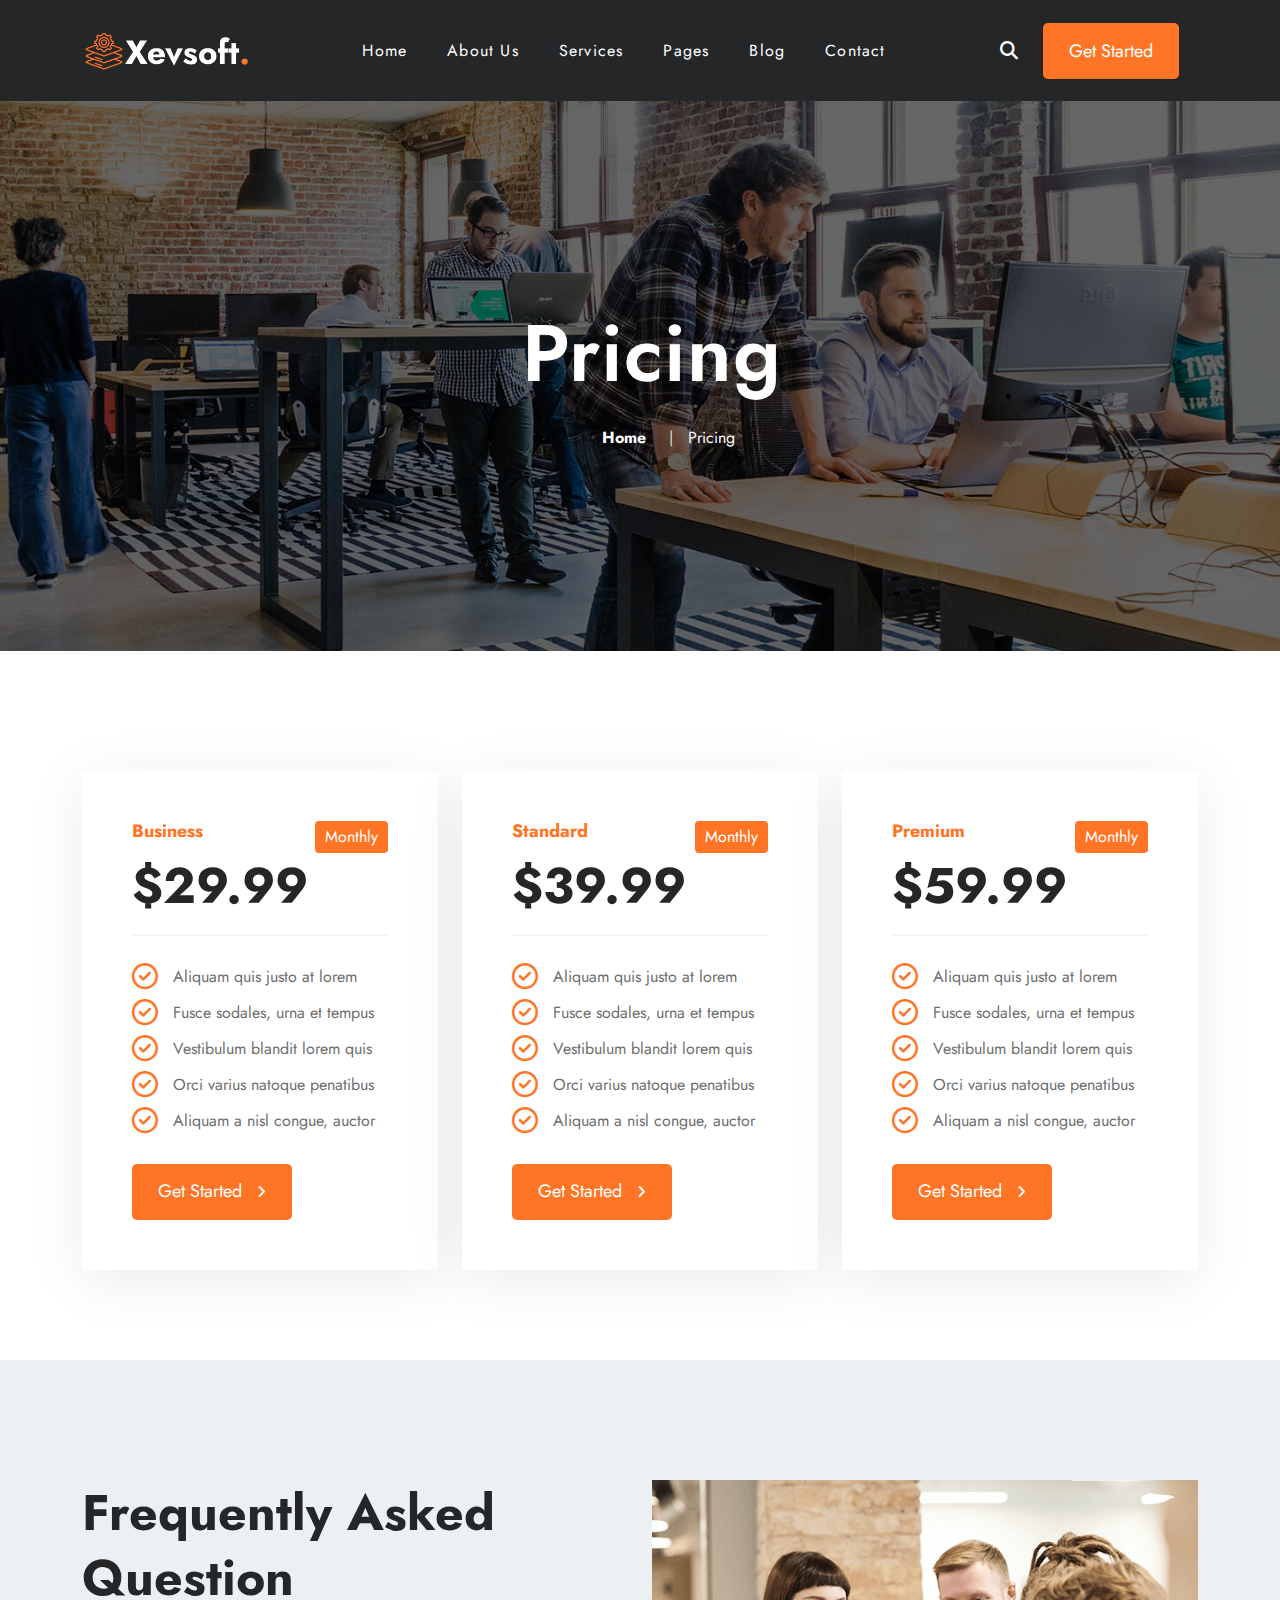
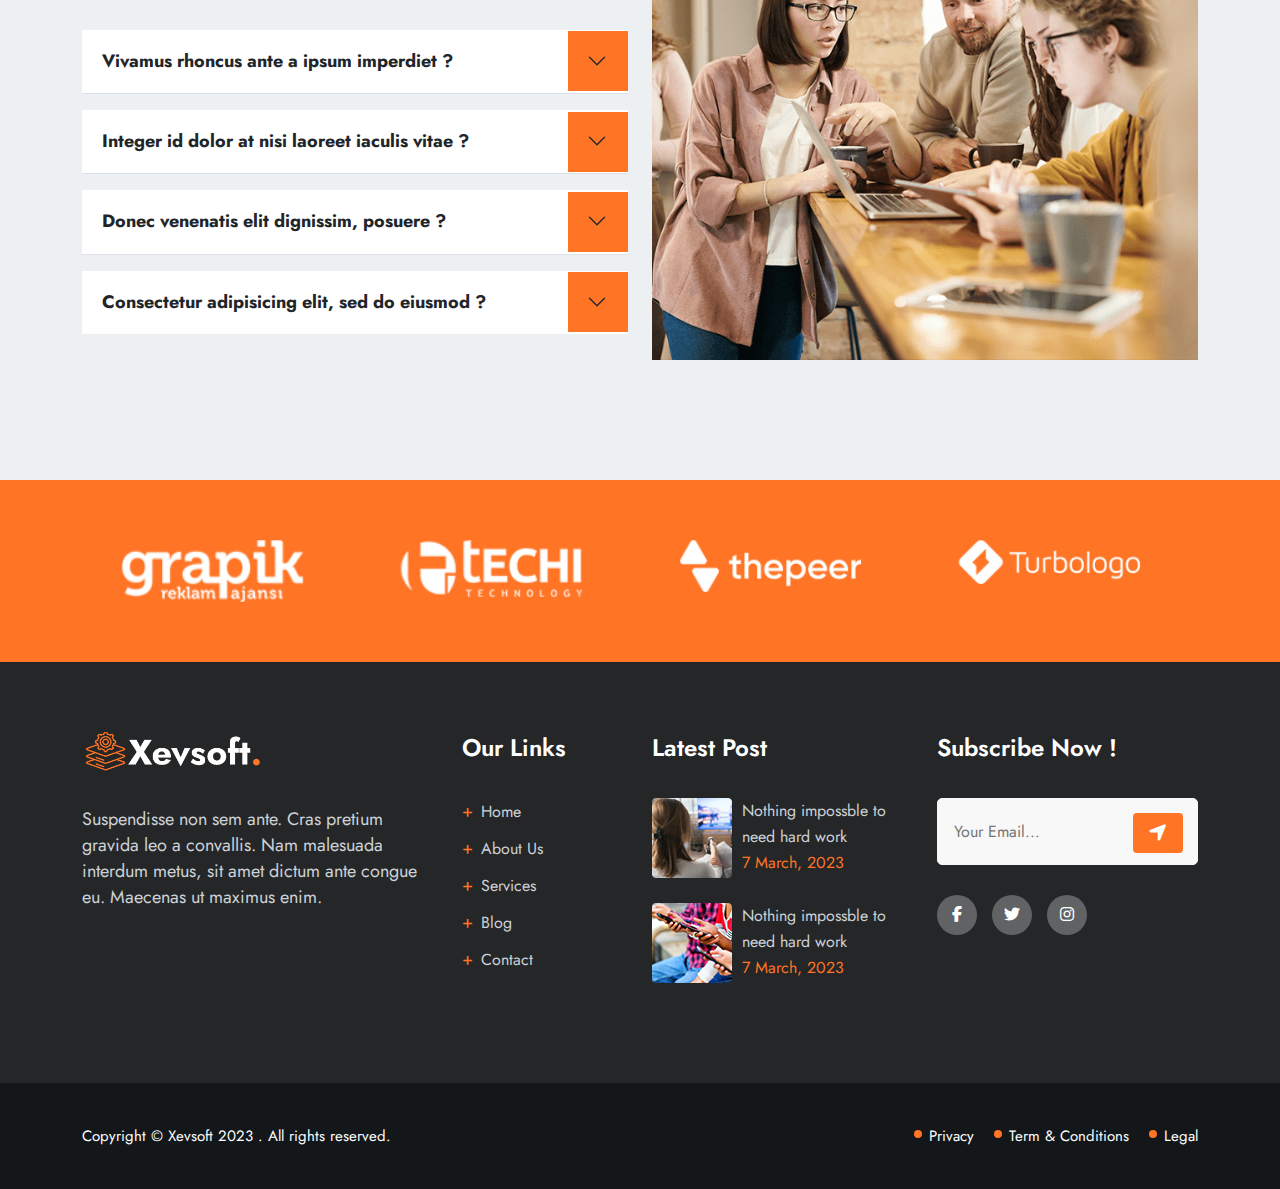
<file: pricing.html>
<!DOCTYPE html>
<html lang="en">

<head>
    <meta charset="UTF-8">
    <meta name="viewport" content="width=device-width, initial-scale=1.0">
    <title>Pricing-Xevsoft</title>
    <style>
    .img2 {
        position: relative;
        background-image: url("assets/bdrc-bg.jpg");
        min-height: 550px;
        overflow: hidden;
        background-size: cover;
        object-fit: cover;
    }
   .text_box1 h3 {
        font-size: 80px;
        color: #fff;
        font-weight: 600;
        line-height: 1.3;
        margin-bottom: 20px;
        letter-spacing: 1px;
    }

    .img2 .text_box1 {
        position: absolute;
        width: 100%;
        top: 50%;
        transform: translateY(200px);
        text-align: left;
        overflow: hidden;
    }
    .nav1 ul {
        text-align: center;
    }
    .nav1 li{
        display: inline;
    }
    .gall::before{
     display: inline-block;
     padding-right: 15px;
     padding-left: 10px;
     color: #ddd;
     content: "|";
    }
</style>
 
    <!-- https://wpdemo.zcubethemes.com/xevsoft/ -->

    <!-- font awesome file -->
    <link rel="stylesheet" href="css/all.min.css">

    <!-- ---bootstrap file----->
    <link rel="stylesheet" href="css/bootstrap.min.css">

    <!-- owlcarousel file -->
    <link rel="stylesheet" href="css/owl.carousel.min.css">
    <link rel="stylesheet" href="css/owl.theme.default.min.css">

    <!-- animate file -->
    <link rel="stylesheet" href="css/animate.min.css">

    <!---------aos file---------- -->
    <link rel="stylesheet" href="css/aos.css">

    <!----------fancy box------------------>
    <link rel="stylesheet" href="css/jquery.fancybox.min.css">

    <!-- custom css file -->
    <link rel="stylesheet" href="css/xevsoft.css">

    <!-- media css file -->
    <link rel="stylesheet" href="css/media.css">

</head>

<body>
    <!-- -------------------------preloadr effect---------------------------- -->
    <!--   -->
    <div class="sticky_top">
        <i class="fa-solid fa-turn-up"></i>
    </div>
    <!-------------------- header section start------------------------------------------------->
    <div class="header">
        <div class="container">
            <div class="row justify-content-between align-items-center">
                <div class="col-auto">
                    <div class="logo">
                        <a href="#"><img src="assets/asset 0.png" alt="#"></a>
                    </div>
                </div>
                <div class="col-auto">
                    <nav class=" d-sm-none d-lg-block">
                        <ul class="d-flex m-0 p-0 main_menu">
                            <li><a href="#">Home</a>
                                <ul class="submenu">
                                    <li><a href="index.html">Home Page 01</a></li>
                                    <li><a href="index2.html">Home Page 02</a></li>
                                </ul>
                            </li>
                            <li><a href="#">About Us</a></li>
                            <li><a href="#">Services</a></li>
                            <li><a href="#">Pages</a>
                                <ul class="submenu">
                                    <li><a href="gallary.html">Gallary</a></li>
                                    <li><a href="team.html">Our Team</a></li>
                                    <li><a href="#">Pricing</a></li>
                                    <li><a href="faq.html">Faq</a></li>
                                </ul>
                            </li>
                            <li><a href="#">Blog</a></li>
                            <li><a href="#">Contact</a></li>
                        </ul>
                    </nav>

                    <div class="toggle_icon d-lg-none d-md-block">
                        <i class="fa-solid fa-bars"></i>
                    </div>
                    <ul class=" m-0 p-0  mob_main_menu d-lg-none">
                        <li><a href="#" class="d-flex justify-content-between">
                                <div>Home</div>
                                <div class="me-2">+</div>
                            </a>
                            </a>
                            <ul class="mob_submenu">
                                <li><a href="index.html">Home Page 01</a></li>
                                <li><a href="index2.html">Home Page 02</a></li>
                            </ul>
                        </li>
                        <li><a href="#">About Us</a></li>
                        <li><a href="#">Services</a></li>
                        <li><a href="#" class="d-flex justify-content-between">
                                <div>Pages</div>
                                <div class="me-2">+</div>
                            </a>
                            <ul class="mob_submenu">
                                <li><a href="gallary.html">Gallary</a></li>
                                <li><a href="team.html">Our Team</a></li>
                                <li><a href="#">Pricing</a></li>
                                <li><a href="faq.html">Faq</a></li>
                            </ul>
                        </li>
                        <li><a href="#">Blog</a></li>
                        <li><a href="#">Contact</a></li>
                    </ul>
                </div>

                <div class="col-auto d-sm-none d-lg-block end">
                    <div class="social d-flex">
                        <a href="#"><i class="fa-regular fa-magnifying-glass"></i></a>
                        <div class="btn1 " style="margin-top:5px; height: 56px;">
                            <button type="button" class="btn ">Get Started</button>
                        </div>
                    </div>
                </div>
            </div>
        </div>
    </div>

    <!-- ------------------------------section slider-------------------------------------->
    <section>
        <div class="img2">
            <div class="container">
                <div class="text_box1 text-center">
                    <h3>Pricing</h3>
                    <div class="nav1">
                        <ul class="bread">
                            <li><a href="index.html" style="color: white; font-weight: 700;">Home</a></li>
                            <li style="color: white; padding-left: .5rem;" class="gall">Pricing</li>
                    </div>
                </div>
            </div>
        </div>
        </div>
    </section>
    <!---------------------------------section 8---------------------------------------------------------->
    <section style="padding: 120px 0px 90px 0px;" class="plan">
        <div class="container">
            
            <div class="row business">
                <div class="col-lg-4 col-md-6 buss1">
                    <div class="price_box pricing-box2 mb-60">
                        <div class="pricing_head">
                            <h3>Business</h3>
                            <div class="month">Monthly</div>
                            <h2 class="m-0">$29.99</h2>
                            <hr>
                            <div class="pricing_body">
                                <ul style="padding-left:0;">
                                    <i class="fa-regular fa-circle-check"></i>
                                    <li>Aliquam quis justo at lorem</li>
                                    <i class="fa-regular fa-circle-check"></i>
                                    <li>Fusce sodales, urna et tempus</li>
                                    <i class="fa-regular fa-circle-check"></i>
                                    <li>Vestibulum blandit lorem quis</li>
                                    <i class="fa-regular fa-circle-check"></i>
                                    <li>Orci varius natoque penatibus</li>
                                    <i class="fa-regular fa-circle-check"></i>
                                    <li>Aliquam a nisl congue, auctor</li>
                                </ul>
                            </div>
                            <div>
                                <button type="button" class="btn btn1_2 m-0">Get Started
                                    <i class="fa-solid fa-angle-right angle"></i></button>
                            </div>
                        </div>
                    </div>
                </div>

                <div class="col-lg-4 col-md-6 buss1">
                    <div class="price_box pricing-box2 mb-60">
                        <div class="pricing_head">
                            <h3>Standard</h3>
                            <div class="month">Monthly</div>
                            <h2 class="m-0">$39.99</h2>
                            <hr>
                            <div class="pricing_body">
                                <ul style="padding-left: 0;">
                                    <i class="fa-regular fa-circle-check"></i>
                                    <li>Aliquam quis justo at lorem</li>
                                    <i class="fa-regular fa-circle-check"></i>
                                    <li>Fusce sodales, urna et tempus</li>
                                    <i class="fa-regular fa-circle-check"></i>
                                    <li>Vestibulum blandit lorem quis</li>
                                    <i class="fa-regular fa-circle-check"></i>
                                    <li>Orci varius natoque penatibus</li>
                                    <i class="fa-regular fa-circle-check"></i>
                                    <li>Aliquam a nisl congue, auctor</li>
                                </ul>
                            </div>
                            <div>
                                <button type="button" class="btn btn1_2 m-0">Get Started
                                    <i class="fa-solid fa-angle-right angle"></i></button>
                            </div>
                        </div>
                    </div>
                </div>

                <div class="col-lg-4 col-md-6 buss1">
                    <div class="price_box pricing-box2 mb-60">
                        <div class="pricing_head">
                            <h3>Premium</h3>
                            <div class="month">Monthly</div>
                            <h2 class="m-0">$59.99</h2>
                            <hr>
                            <div class="pricing_body">
                                <ul style="padding-left: 0;">
                                    <i class="fa-regular fa-circle-check"></i>
                                    <li>Aliquam quis justo at lorem</li>
                                    <i class="fa-regular fa-circle-check"></i>
                                    <li>Fusce sodales, urna et tempus</li>
                                    <i class="fa-regular fa-circle-check"></i>
                                    <li>Vestibulum blandit lorem quis</li>
                                    <i class="fa-regular fa-circle-check"></i>
                                    <li>Orci varius natoque penatibus</li>
                                    <i class="fa-regular fa-circle-check"></i>
                                    <li>Aliquam a nisl congue, auctor</li>
                                </ul>
                            </div>
                            <div>
                                <button type="button" class="btn btn1_2 m-0">Get Started
                                    <i class="fa-solid fa-angle-right angle"></i></button>
                            </div>
                        </div>
                    </div>
                </div>
            </div>
        </div>
    </section>
    <!-- ------------------------------section 7--------------------------------------------------->
    <section class=" spacer about_us">
        <div class="container">
            <div class="row acco">
                <div class="col-lg-6 col-md-12 ask">
                    <div class="que p-0 wow animate__slideInLeft" data-wow-duration="1.5s">
                        <h2>Frequently Asked Question</h2>
                    </div>

                    <div class="accordion accordion-flush " id="accordionFlushExample">
                        <div class="accordion-item mt-3">
                            <h2 class="accordion-header">
                                <button class="accordion-button collapsed" type="button" data-bs-toggle="collapse"
                                    data-bs-target="#flush-collapseOne" aria-expanded="false"
                                    aria-controls="flush-collapseOne">
                                    Vivamus rhoncus ante a ipsum imperdiet ?
                                </button>
                            </h2>
                            <div id="flush-collapseOne" class="accordion-collapse collapse"
                                data-bs-parent="#accordionFlushExample">
                                <div class="accordion-body">Lorem ipsum dolor sit amet, consectetur adipisicing elit,
                                    sed do <br> eiusmod tempor incididunt ut labore et dolore magna aliqua. Ut <br> enim
                                    ad minim veniam, quis nostrud exercitation ullamco laboris <br> nisi ut aliquip
                                </div>
                            </div>
                        </div>
                        <div class="accordion-item mt-3">
                            <h2 class="accordion-header">
                                <button class="accordion-button collapsed" type="button" data-bs-toggle="collapse"
                                    data-bs-target="#flush-collapseTwo" aria-expanded="false"
                                    aria-controls="flush-collapseTwo">
                                    Integer id dolor at nisi laoreet iaculis vitae ?
                                </button>
                            </h2>
                            <div id="flush-collapseTwo" class="accordion-collapse collapse" type="button"
                                data-bs-toggle="collapse" data-bs-parent="#accordionFlushExample">
                                <div class="accordion-body">Lorem ipsum dolor sit amet, consectetur adipisicing elit,
                                    sed do <br> eiusmod tempor incididunt ut labore et dolore magna aliqua. Ut <br> enim
                                    ad minim veniam, quis nostrud exercitation ullamco laboris <br> nisi ut aliquip
                                </div>
                            </div>
                        </div>
                        <div class="accordion-item mt-3">
                            <h2 class="accordion-header">
                                <button class="accordion-button collapsed" type="button" data-bs-toggle="collapse"
                                    data-bs-target="#flush-collapseThree" aria-expanded="false"
                                    aria-controls="flush-collapseThree">
                                    Donec venenatis elit dignissim, posuere ?
                                </button>
                            </h2>
                            <div id="flush-collapseThree" class="accordion-collapse collapse"
                                data-bs-parent="#accordionFlushExample">
                                <div class="accordion-body">Lorem ipsum dolor sit amet, consectetur adipisicing elit,
                                    sed do <br> eiusmod tempor incididunt ut labore et dolore magna aliqua. Ut <br> enim
                                    ad minim veniam, quis nostrud exercitation ullamco laboris <br> nisi ut aliquip
                                </div>
                            </div>
                        </div>

                        <div class="accordion-item">
                            <h2 class="accordion-header mt-3">
                                <button class="accordion-button collapsed" type="button" data-bs-toggle="collapse"
                                    data-bs-target="#flush-collapsefour" aria-expanded="false"
                                    aria-controls="flush-collapsefour">
                                    Consectetur adipisicing elit, sed do eiusmod ?
                                </button>

                            </h2>
                            <div id="flush-collapsefour" class="accordion-collapse collapse"
                                data-bs-parent="#accordionFlushExample">
                                <div class="accordion-body">Lorem ipsum dolor sit amet, consectetur adipisicing elit,
                                    sed do <br> eiusmod tempor incididunt ut labore et dolore magna aliqua. Ut <br> enim
                                    ad minim veniam, quis nostrud exercitation ullamco laboris <br> nisi ut aliquip
                                </div>
                            </div>
                        </div>

                    </div>
                </div>
                <div class="col-lg-6 talk">
                    <img src="assets/asset 17.png" alt="" width="546" height="479.94" class="img5">
                </div>
            </div>
        </div>
    </section>


    <!-------------------------------------------section 10----------------------------------->
    <section class="companylogo">
        <div class="container">
            <div class="owl-carousel owl-theme" id="logoslider">
                <a href=""><img src="assets/asset 22.png" alt=""></a>
                <a href=""><img src="assets/asset 23.png" alt=""></a>
                <a href=""><img src="assets/asset 24.png" alt=""></a>
                <a href=""><img src="assets/asset 25.png" alt=""></a>
                <a href=""><img src="assets/asset 26.png" alt=""></a>
            </div>
        </div>
    </section>
    <!-- ----------------------------section 12-------------------------------------------- -->
    <section class="footer">
        <div class="container">
            <div class="row justify-content-between ends">
                <div class="col-xl-4 col-lg-4 col-sm-6 " style="margin-bottom: 30px;">
                    <div class="foot-img">
                        <img src="assets/logo.png" alt="">
                    </div>
                    <p style="color: #cdd1d6;" class="e_pera">Suspendisse non sem ante. Cras pretium
                        gravida leo a convallis. Nam malesuada interdum metus, sit amet dictum ante
                        congue eu. Maecenas ut maximus enim.</p>
                </div>
                <div class="col-xl-2 col-lg-2 col-sm-6 links " style="margin-bottom: 30px;">
                    <h2>Our Links</h2>
                    <div class="plus">Home</div>
                    <div class="plus">About Us</div>
                    <div class="plus">Services</div>
                    <div class="plus">Blog</div>
                    <div class="plus">Contact</div>
                </div>

                <div class="col-xl-3 col-lg-3 col-sm-6 post ">
                    <h2>Latest Post</h2>
                    <div>
                        <ul class="p-0" style="margin-bottom: 25px;">
                            <li class="d-flex" style="margin-bottom: 25px;">
                                <div class="thum">
                                    <img src="assets/asset 31.png" alt="">
                                </div>
                                <div class="tex">
                                    <a href="">Nothing impossble to need hard work</a><br>
                                    <span style="color: #ff7425;">7 March, 2023</span>
                                </div>
                            </li>

                            <li class="d-flex ">
                                <div class="thum">
                                    <img src="assets/asset 32.png" alt="">
                                </div>
                                <div class="tex">
                                    <a href="">Nothing impossble to need hard work</a><br>
                                    <span style="color: #ff7425;">7 March, 2023</span>
                                </div>
                            </li>
                        </ul>
                    </div>

                </div>

                <div class="col-xl-3 col-lg-3 col-sm-6 sub ">
                    <h2>Subscribe Now !</h2>
                    <div class="email p-relative" style="margin-bottom: 30px;">
                        <input type="text" class="header-input" placeholder="Your Email...">
                        <button class="btn-errow arrow">
                            <i class="fa fa-location-arrow"></i>
                        </button>
                        </input>
                    </div>

                    <div class="footer-social">
                        <a href="#"><i class="fab fa-facebook-f"></i></a>
                        <a href="#"><i class="fab fa-twitter"></i></a>
                        <a href="#"><i class="fab fa-instagram"></i></a>
                    </div>
                </div>
            </div>
        </div>
        </div>
    </section>
    <section class="copyright">
        <div class="container">
            <div class="row align-items-center copyright">
                <div class="col-lg-6 col-md-6 copy">
                    Copyright © Xevsoft 2023 . All rights reserved.
                </div>
                <div class="col-lg-6 col-md-6 ender ">
                    <ul class="foot-end">
                        <li><a href="#">Privacy</a></li>
                        <li><a href="#">Term &amp; Conditions</a></li>
                        <li><a href="#">Legal</a></li>
                    </ul>
                </div>

            </div>
        </div>
    </section>

    <!-- js file -->
    <script src="js/bootstrap.bundle.min.js"></script>
    <script src="js/jquery-3.7.1.min.js"></script>
    <script src="js/owl.carousel.min.js"></script>
    <script src="js/wow.min.js"></script>
    <script src="js/aos.js"></script>
    <script src="js/multi-animated-counter.js"></script>
    <script src="js/isotope.pkgd.min.js"></script>
    <script src="js/jquery.fancybox.min.js"></script>

    <script>

        $(document).ready(function () {

            //scroll to header fix code//------------------------
            $(window).scroll(function () {
                var h = $(window).scrollTop()

                if (h > 150) {
                    $('.header').addClass('fixed_header')
                    $('.sticky_top').fadeIn(350)
                }
                else {
                    $('.header').removeClass('fixed_header')
                    $('.sticky_top').fadeOut(350)
                }
            })
            $('.sticky_top').hide()


            //click to out top//------------------------
            $('.sticky_top').click(function () {
                $('html , body').animate({ scrollTop: 0 }, 1000);
            })



            //preloader//-----------------------
            setTimeout(() => {
                $('.preloader').slideUp(1000)
            }, 3000);


            //Responsive header//-----------------------
            $('.mob_main_menu, .mob_submenu').hide()

            $('.toggle_icon').click(function () {
                $('.mob_main_menu').slideToggle()
                $(this).find('i').toggleClass('fa-bars fa-times');
            })

            $('.mob_main_menu > li > a').click(function () {
                $(this).next('.mob_submenu').slideToggle();
            })

        });

        //slider//
        $(document).ready(function () {
            $("#logoslider").owlCarousel({
                loop: false,
                nav: false,
                dots: false,
                autoplay: true,
                autoplayTimeout: 2000,
                smartSpeed: 2000,
                responsive: {
                    0: {
                        items: 1,
                    },
                    480: {
                        items: 2,
                    },
                    800: {
                        items: 3,
                    },
                    1000: {
                        items: 4,
                    },
                }
            });

        });
    </script>
</body>

</html>
</file>
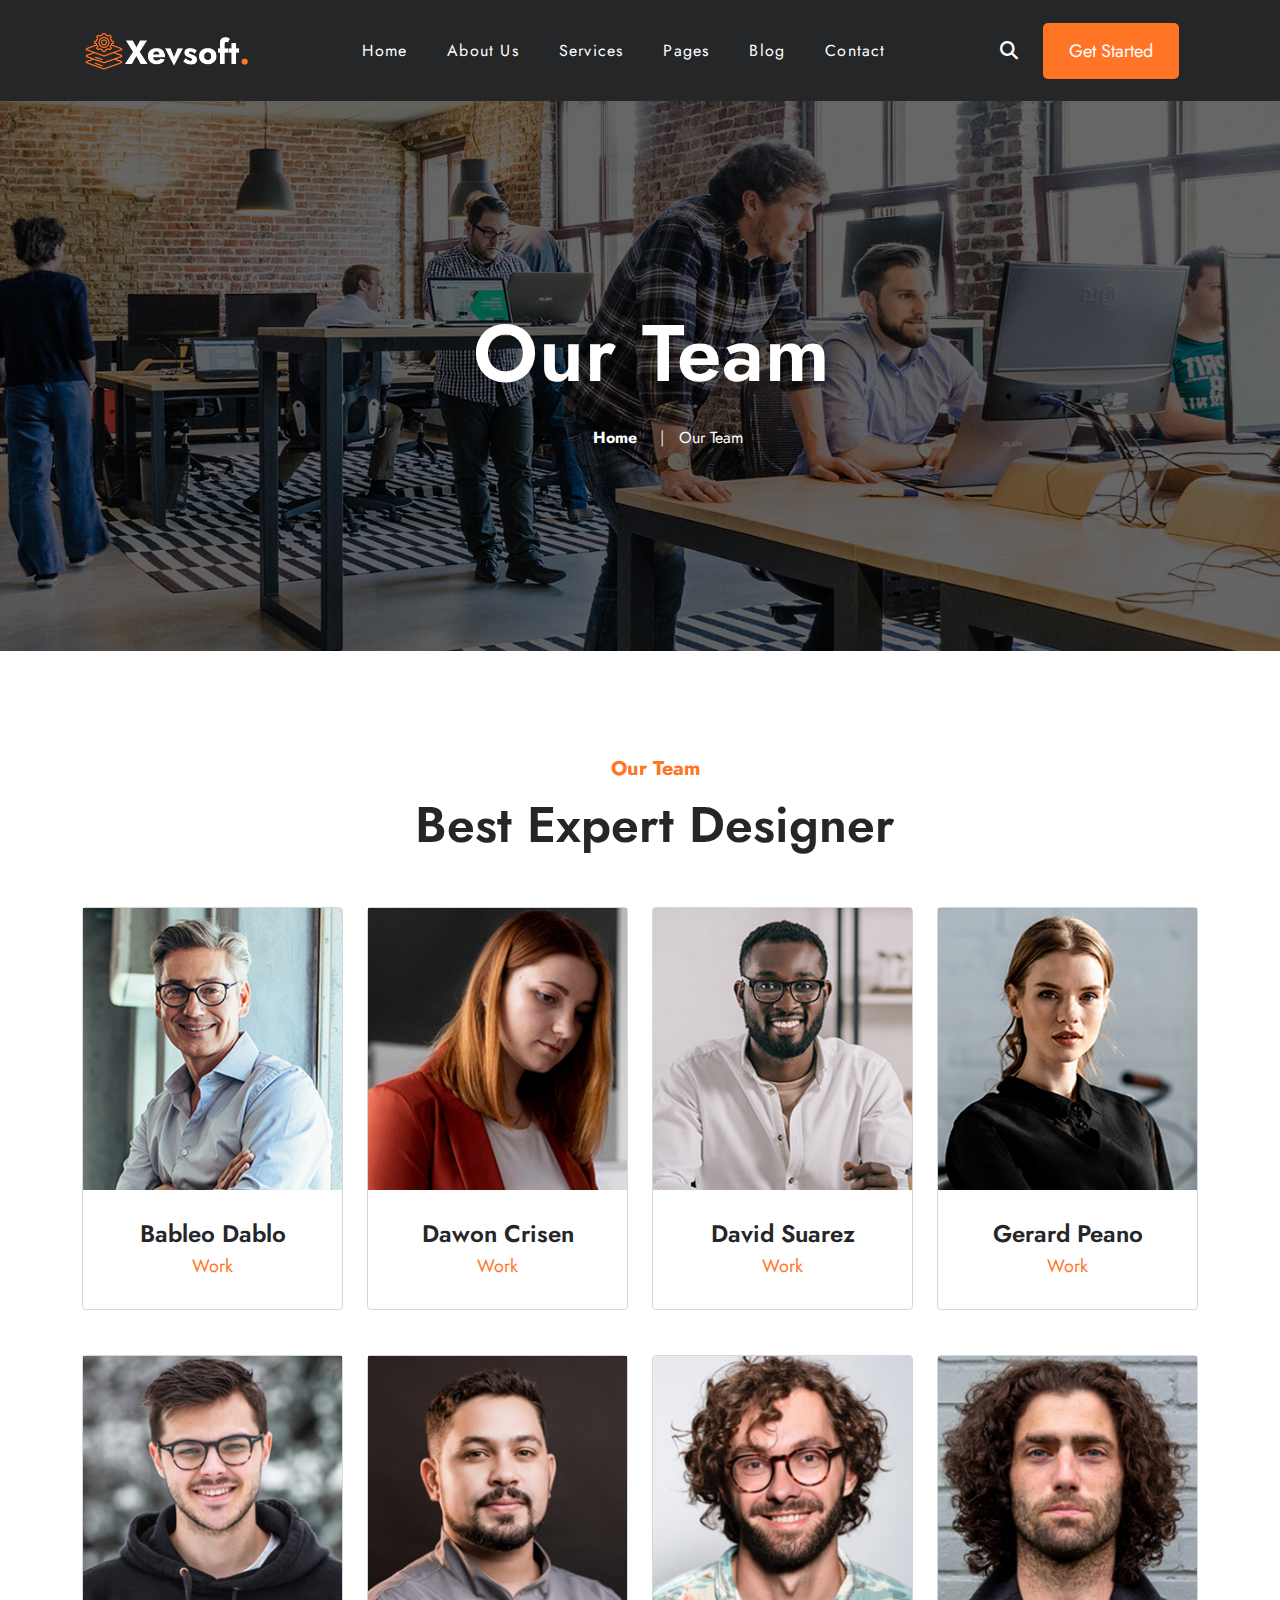
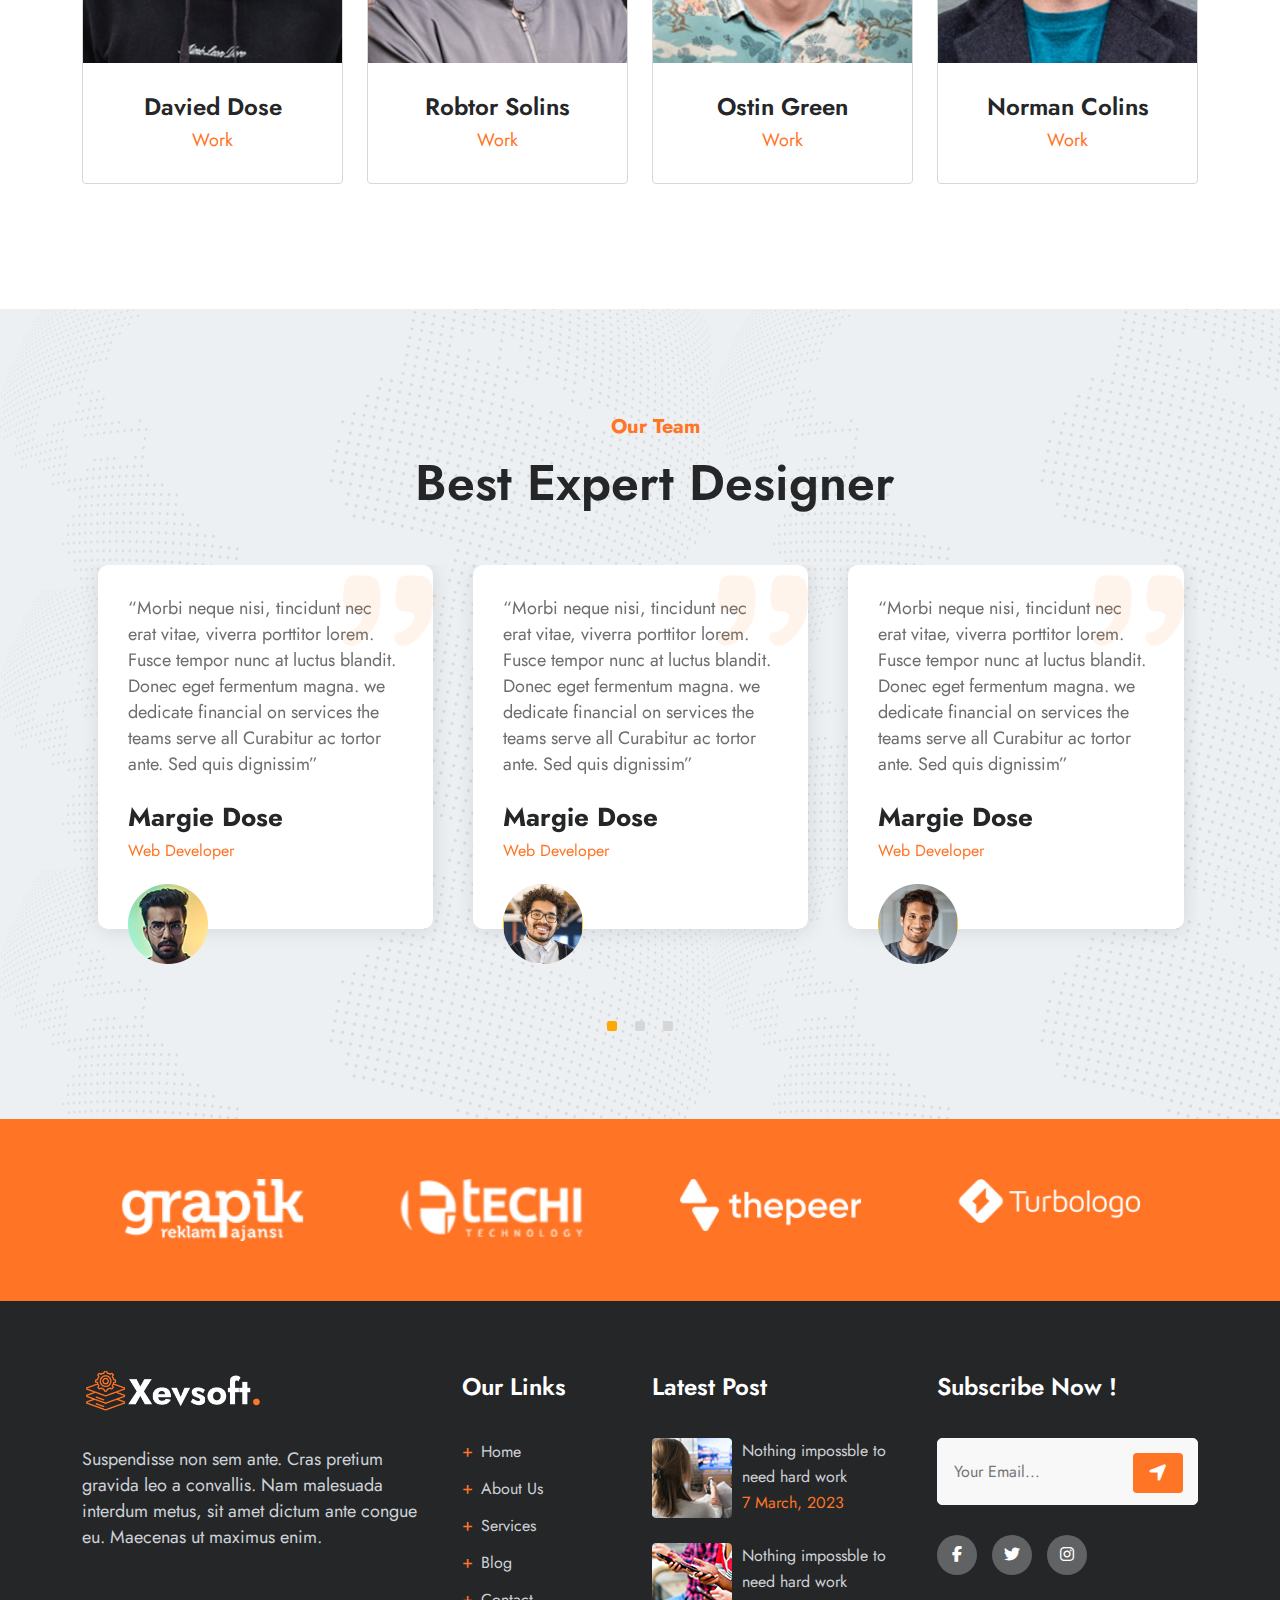
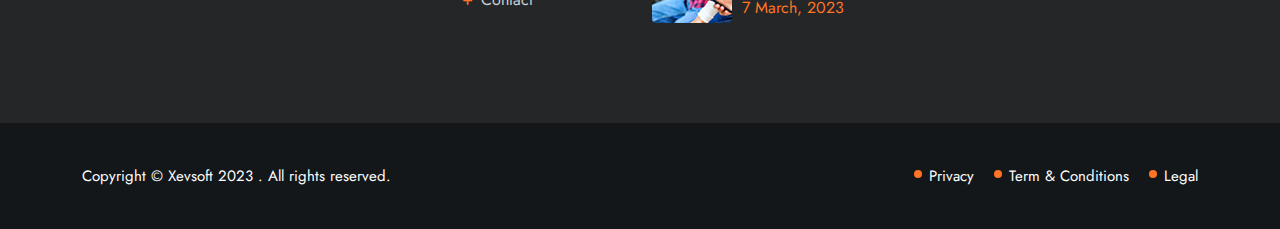
<file: team.html>
<!DOCTYPE html>
<html lang="en">

<head>
    <meta charset="UTF-8">
    <meta name="viewport" content="width=device-width, initial-scale=1.0">
    <title>Our Team-Xevsoft</title>
    <style>
        .img2 {
            position: relative;
            background-image: url("assets/bdrc-bg.jpg");
            min-height: 550px;
            overflow: hidden;
            background-size: cover;
            object-fit: cover;
        }

        .img2 .text_box1 {
            position: absolute;
            width: 100%;
            top: 50%;
            transform: translateY(200px);
            text-align: left;
            overflow: hidden;
        }
        .text_box1 h3 {
            font-size: 80px;
            color: #fff;
            font-weight: 600;
            line-height: 1.3;
            margin-bottom: 20px;
            letter-spacing: 1px;
        }

        .nav1 ul {
            text-align: center;
        }

        .nav1 li {
            display: inline;
        }

        .gall::before {
            display: inline-block;
            padding-right: 15px;
            padding-left: 10px;
            color: #ddd;
            content: "|";
        }

        /* ------------------------section 4-------------------------------- */
        .expert {
            padding: 105px 0px 80px 0px;
            overflow: hidden;
        }

        .img_boxs img {
            display: block;
            width: 100%;
        }

        .detail_boxs {
            text-align: center;
            padding: 30px 0px;
        }

        .detail_boxs p {
            margin-bottom: 0;
            color: #ff7425;
        }

        .boxs {
            border: 1px solid;
            border-color: rgb(215, 215, 215);
            border-radius: 4px;
            margin-bottom: 45px;
            position: relative;
        }

        .detail_boxs h4 {
            margin-bottom: 5px;
            font-weight: 600;
        }

        .boxs .iconss {
            position: absolute;
            top: 55%;
            left: 18%;
            color: white;
            z-index: 1;
            visibility: hidden;
            opacity: 0;
            transition: 0.4s ease-in-out;
        }

        .iconss a {
            margin-left: 8px;
            color: white;
        }

        .iconss a .fa-facebook-f {
            padding: 12px 15px;
            background-color: var(--theme);
            border-radius: 50%;
        }

        .iconss .fa-twitter {
            padding: 12px 13px;
            border-radius: 50%;
            background-color: var(--theme);
        }

        .iconss .fa-instagram {
            padding: 13px 14px;
            border-radius: 50%;
            background-color: var(--theme);
        }

        .boxs:hover .detail_boxs h4 {
            color: var(--theme);
        }

        .boxs:hover .iconss {
            opacity: 1;
            visibility: visible;
            transform: translateY(-10px);
        }

        .iconss a i:hover {
            background-color: var(--dark);
        }
    </style>

    <!-- https://wpdemo.zcubethemes.com/xevsoft/ -->

    <!-- font awesome file -->
    <link rel="stylesheet" href="css/all.min.css">

    <!-- ---bootstrap file----->
    <link rel="stylesheet" href="css/bootstrap.min.css">

    <!-- owlcarousel file -->
    <link rel="stylesheet" href="css/owl.carousel.min.css">
    <link rel="stylesheet" href="css/owl.theme.default.min.css">

    <!-- animate file -->
    <link rel="stylesheet" href="css/animate.min.css">

    <!---------aos file---------- -->
    <link rel="stylesheet" href="css/aos.css">

    <!----------fancy box------------------>
    <link rel="stylesheet" href="css/jquery.fancybox.min.css">

    <!-- custom css file -->
    <link rel="stylesheet" href="css/xevsoft.css">

    <!-- media css file -->
    <link rel="stylesheet" href="css/media.css">

</head>

<body>
    <!-- -------------------------preloadr effect---------------------------- -->
    <!--   -->
    <div class="sticky_top">
        <i class="fa-solid fa-turn-up"></i>
    </div>
    <!-------------------- header section start------------------------------------------------->
    <div class="header">
        <div class="container">
            <div class="row justify-content-between align-items-center">
                <div class="col-auto">
                    <div class="logo">
                        <a href="#"><img src="assets/asset 0.png" alt="#"></a>
                    </div>
                </div>
                <div class="col-auto">
                    <nav class=" d-sm-none d-lg-block">
                        <ul class="d-flex m-0 p-0 main_menu">
                            <li><a href="#">Home</a>
                                <ul class="submenu">
                                    <li><a href="index.html">Home Page 01</a></li>
                                    <li><a href="index2.html">Home Page 02</a></li>
                                </ul>
                            </li>
                            <li><a href="#">About Us</a></li>
                            <li><a href="#">Services</a></li>
                            <li><a href="#">Pages</a>
                                <ul class="submenu">
                                    <li><a href="gallary.html">Gallary</a></li>
                                    <li><a href="#">Our Team</a></li>
                                    <li><a href="pricing.html">Pricing</a></li>
                                    <li><a href="faq.html">Faq</a></li>
                                </ul>
                            </li>
                            <li><a href="#">Blog</a></li>
                            <li><a href="#">Contact</a></li>
                        </ul>
                    </nav>

                    <div class="toggle_icon d-lg-none d-md-block">
                        <i class="fa-solid fa-bars"></i>
                    </div>
                    <ul class=" m-0 p-0  mob_main_menu d-lg-none">
                        <li><a href="#" class="d-flex justify-content-between">
                                <div>Home</div>
                                <div class="me-2">+</div>
                            </a>
                            </a>
                            <ul class="mob_submenu">
                                <li><a href="#">Home Page 01</a></li>
                                <li><a href="#">Home Page 02</a></li>
                               

                            </ul>
                        </li>
                        <li><a href="#">About Us</a></li>
                        <li><a href="#">Services</a></li>
                        <li><a href="#" class="d-flex justify-content-between">
                                <div>Pages</div>
                                <div class="me-2">+</div>
                            </a>
                            <ul class="mob_submenu">
                                <li><a href="gallary.html">Gallary</a></li>
                                <li><a href="#">Our Team</a></li>
                                <li><a href="pricing.html">Pricing</a></li>
                                <li><a href="faq.html">Faq</a></li>
                            </ul>
                        </li>
                        <li><a href="#">Blog</a></li>
                        <li><a href="#">Contact</a></li>
                    </ul>
                </div>

                <div class="col-auto d-sm-none d-lg-block end">
                    <div class="social d-flex">
                        <a href="#"><i class="fa-regular fa-magnifying-glass"></i></a>
                        <div class="btn1 " style="margin-top:5px; height: 56px;">
                            <button type="button" class="btn ">Get Started</button>
                        </div>
                    </div>
                </div>
            </div>
        </div>
    </div>

    <!-- ------------------------------section slider-------------------------------------->
    <section>
        <div class="img2">
            <div class="container">
                <div class="text_box1 text-center">
                    <h3>Our Team</h3>
                    <div class="nav1">
                        <ul class="bread">
                            <li><a href="index.html" style="color: white; font-weight: 700;">Home</a></li>
                            <li style="color: white; padding-left: .5rem;" class="gall">Our Team</li>
                    </div>
                </div>
            </div>
        </div>
        </div>
    </section>
    <!-- ----------------------------section 4----------------------------------------------------->
    <section class="expert">
        <div class="container">
            <div class="about text-center effect wow animate__slideInDown" data-wow-duration="1s">
                <h5 style="margin-bottom: 10px;">Our Team</h5>
                <h2 style="margin-bottom: 50px;">Best Expert Designer</h2>
            </div>
            <div class="row">
                <div class=" col-sm-6  col-lg-3 slid">
                    <div class="boxs">
                        <div class="img_boxs">
                            <img src="assets/asset 9.jpeg" alt="">
                        </div>
                        <div class="detail_boxs">
                            <h4><a href="#">Bableo Dablo</a></h4>
                            <p>Work</p>
                            <div class="iconss">
                                <a href><i class="fa-brands fa-facebook-f"></i></a>
                                <a href><i class="fa-brands fa-twitter"></i></a>
                                <a href><i class="fa-brands fa-instagram"></i></a>
                            </div>
                        </div>
                    </div>
                </div>
                <div class=" col-sm-6 col-lg-3 slid">
                    <div class="boxs">
                        <div class="img_boxs">
                            <img src="assets/asset 5.jpeg" alt="">
                        </div>
                        <div class="detail_boxs">
                            <h4><a href="#">Dawon Crisen</a></h4>
                            <p>Work</p>
                            <div class="iconss">
                                <a href><i class="fa-brands fa-facebook-f"></i></a>
                                <a href><i class="fa-brands fa-twitter"></i></a>
                                <a href><i class="fa-brands fa-instagram"></i></a>
                            </div>
                        </div>
                    </div>
                </div>
                <div class=" col-sm-6  col-lg-3 slid">
                    <div class="boxs">
                        <div class="img_boxs">
                            <img src="assets/asset 6.jpeg" alt="">
                        </div>
                        <div class="detail_boxs">
                            <h4><a href="#">David Suarez</a></h4>
                            <p>Work</p>
                            <div class="iconss">
                                <a href><i class="fa-brands fa-facebook-f"></i></a>
                                <a href><i class="fa-brands fa-twitter"></i></a>
                                <a href><i class="fa-brands fa-instagram"></i></a>
                            </div>
                        </div>
                    </div>
                </div>
                <div class=" col-sm-6  col-lg-3 slid">
                    <div class="boxs">
                        <div class="img_boxs">
                            <img src="assets/asset 7.jpeg" alt="">
                        </div>
                        <div class="detail_boxs">
                            <h4><a href="#">Gerard Peano</a></h4>
                            <p>Work</p>
                            <div class="iconss">
                                <a href><i class="fa-brands fa-facebook-f"></i></a>
                                <a href><i class="fa-brands fa-twitter"></i></a>
                                <a href><i class="fa-brands fa-instagram"></i></a>
                            </div>
                        </div>
                    </div>
                </div>
                <div class=" col-sm-6  col-lg-3 slid">
                    <div class="boxs">
                        <div class="img_boxs">
                            <img src="assets/asset 8.png" alt="">
                        </div>
                        <div class="detail_boxs">
                            <h4><a href="#">Davied Dose</a></h4>
                            <p>Work</p>
                            <div class="iconss">
                                <a href><i class="fa-brands fa-facebook-f"></i></a>
                                <a href><i class="fa-brands fa-twitter"></i></a>
                                <a href><i class="fa-brands fa-instagram"></i></a>
                            </div>
                        </div>
                    </div>
                </div>
                <div class=" col-sm-6  col-lg-3 slid">
                    <div class="boxs">
                        <div class="img_boxs">
                            <img src="assets/team06.png" alt="">
                        </div>
                        <div class="detail_boxs">
                            <h4><a href="#">Robtor Solins</a></h4>
                            <p>Work</p>
                            <div class="iconss">
                                <a href><i class="fa-brands fa-facebook-f"></i></a>
                                <a href><i class="fa-brands fa-twitter"></i></a>
                                <a href><i class="fa-brands fa-instagram"></i></a>
                            </div>
                        </div>
                    </div>
                </div>
                <div class=" col-sm-6  col-lg-3 slid">
                    <div class="boxs">
                        <div class="img_boxs">
                            <img src="assets/team07.png" alt="">
                        </div>
                        <div class="detail_boxs">
                            <h4><a href="#">Ostin Green</a></h4>
                            <p>Work</p>
                            <div class="iconss">
                                <a href><i class="fa-brands fa-facebook-f"></i></a>
                                <a href><i class="fa-brands fa-twitter"></i></a>
                                <a href><i class="fa-brands fa-instagram"></i></a>
                            </div>
                        </div>
                    </div>
                </div>
                <div class=" col-sm-6  col-lg-3 slid">
                    <div class="boxs">
                        <div class="img_boxs">
                            <img src="assets/team08.png" alt="">
                        </div>
                        <div class="detail_boxs">
                            <h4><a href="#">Norman Colins</a></h4>
                            <p>Work</p>
                            <div class="iconss">
                                <a href><i class="fa-brands fa-facebook-f"></i></a>
                                <a href><i class="fa-brands fa-twitter"></i></a>
                                <a href><i class="fa-brands fa-instagram"></i></a>
                            </div>
                        </div>
                    </div>
                </div>

            </div>
        </div>
  </section>
    <!-- --------------------------------section 9--------------------------------------------->
    <section class="expert client">
        <div class="container">
            <div class="about text-center wow animate__slideInDown" data-wow-duration="1s">
                <h5 style="margin-bottom: 10px;">Our Team</h5>
                <h2 style="margin-bottom: 50px;">Best Expert Designer</h2>
            </div>
            <div class="owl-carousel owl-theme" id="teamslider">
                <div class="say">
                    <p class="m-0">“Morbi neque nisi, tincidunt nec erat vitae, viverra porttitor lorem.
                        Fusce tempor nunc at luctus blandit. Donec eget fermentum magna.
                        we dedicate financial on services the teams serve all Curabitur ac tortor ante.
                        Sed quis dignissim”</p>
                    <div class="ta-info">
                        <h6>Margie Dose</h6>
                        <span style="color: #ff7425; font-size: 16px;">Web Developer</span>
                    </div>
                    <div class="img6">
                        <img src="assets/asset 18.png" alt="">
                    </div>
                    <div class="author">
                        <img src="assets/avtar1.png" alt="">
                    </div>
                </div>

                <div class="say">
                    <p class="m-0">“Morbi neque nisi, tincidunt nec erat vitae, viverra porttitor lorem.
                        Fusce tempor nunc at luctus blandit. Donec eget fermentum magna.
                        we dedicate financial on services the teams serve all Curabitur ac tortor ante.
                        Sed quis dignissim”</p>
                    <div class="ta-info">
                        <h6>Margie Dose</h6>
                        <span style="color: #ff7425; font-size: 16px;">Web Developer</span>
                    </div>
                    <div class="img6">
                        <img src="assets/asset 18.png" alt="">
                    </div>
                    <div class="author">
                        <img src="assets/avtar2.png" alt="">
                    </div>
                </div>

                <div class="say">
                    <p class="m-0">“Morbi neque nisi, tincidunt nec erat vitae, viverra porttitor lorem.
                        Fusce tempor nunc at luctus blandit. Donec eget fermentum magna.
                        we dedicate financial on services the teams serve all Curabitur ac tortor ante.
                        Sed quis dignissim”</p>
                    <div class="ta-info">
                        <h6>Margie Dose</h6>
                        <span style="color: #ff7425; font-size: 16px;">Web Developer</span>
                    </div>
                    <div class="img6">
                        <img src="assets/asset 18.png" alt="">
                    </div>
                    <div class="author">
                        <img src="assets/avtar3.png" alt="">
                    </div>
                </div>

                <!-- edit start -->
                <div class="say">
                    <p class="m-0">“Morbi neque nisi, tincidunt nec erat vitae, viverra porttitor lorem.
                        Fusce tempor nunc at luctus blandit. Donec eget fermentum magna.
                        we dedicate financial on services the teams serve all Curabitur ac tortor ante.
                        Sed quis dignissim”</p>
                    <div class="ta-info">
                        <h6>Margie Dose</h6>
                        <span style="color: #ff7425; font-size: 16px;">Web Developer</span>
                    </div>
                    <div class="img6">
                        <img src="assets/asset 18.png" alt="">
                    </div>
                    <div class="author">
                        <img src="assets/avtar1.png" alt="">
                    </div>
                </div>

                <div class="say">
                    <p class="m-0">“Morbi neque nisi, tincidunt nec erat vitae, viverra porttitor lorem.
                        Fusce tempor nunc at luctus blandit. Donec eget fermentum magna.
                        we dedicate financial on services the teams serve all Curabitur ac tortor ante.
                        Sed quis dignissim”</p>
                    <div class="ta-info">
                        <h6>Margie Dose</h6>
                        <span style="color: #ff7425; font-size: 16px;">Web Developer</span>
                    </div>
                    <div class="img6">
                        <img src="assets/asset 18.png" alt="">
                    </div>
                    <div class="author">
                        <img src="assets/avtar2.png" alt="">
                    </div>
                </div>

                <div class="say">
                    <p class="m-0">“Morbi neque nisi, tincidunt nec erat vitae, viverra porttitor lorem.
                        Fusce tempor nunc at luctus blandit. Donec eget fermentum magna.
                        we dedicate financial on services the teams serve all Curabitur ac tortor ante.
                        Sed quis dignissim”</p>
                    <div class="ta-info">
                        <h6>Margie Dose</h6>
                        <span style="color: #ff7425; font-size: 16px;">Web Developer</span>
                    </div>
                    <div class="img6">
                        <img src="assets/asset 18.png" alt="">
                    </div>
                    <div class="author">
                        <img src="assets/avtar3.png" alt="">
                    </div>
                </div>

                <div class="say">
                    <p class="m-0">“Morbi neque nisi, tincidunt nec erat vitae, viverra porttitor lorem.
                        Fusce tempor nunc at luctus blandit. Donec eget fermentum magna.
                        we dedicate financial on services the teams serve all Curabitur ac tortor ante.
                        Sed quis dignissim”</p>
                    <div class="ta-info">
                        <h6>Margie Dose</h6>
                        <span style="color: #ff7425; font-size: 16px;">Web Developer</span>
                    </div>
                    <div class="img6">
                        <img src="assets/asset 18.png" alt="">
                    </div>
                    <div class="author">
                        <img src="assets/avtar1.png" alt="">
                    </div>
                </div>

                <div class="say">
                    <p class="m-0">“Morbi neque nisi, tincidunt nec erat vitae, viverra porttitor lorem.
                        Fusce tempor nunc at luctus blandit. Donec eget fermentum magna.
                        we dedicate financial on services the teams serve all Curabitur ac tortor ante.
                        Sed quis dignissim”</p>
                    <div class="ta-info">
                        <h6>Margie Dose</h6>
                        <span style="color: #ff7425; font-size: 16px;">Web Developer</span>
                    </div>
                    <div class="img6">
                        <img src="assets/asset 18.png" alt="">
                    </div>
                    <div class="author">
                        <img src="assets/avtar2.png" alt="">
                    </div>
                </div>

                <div class="say">
                    <p class="m-0">“Morbi neque nisi, tincidunt nec erat vitae, viverra porttitor lorem.
                        Fusce tempor nunc at luctus blandit. Donec eget fermentum magna.
                        we dedicate financial on services the teams serve all Curabitur ac tortor ante.
                        Sed quis dignissim”</p>
                    <div class="ta-info">
                        <h6>Margie Dose</h6>
                        <span style="color: #ff7425; font-size: 16px;">Web Developer</span>
                    </div>
                    <div class="img6">
                        <img src="assets/asset 18.png" alt="">
                    </div>
                    <div class="author">
                        <img src="assets/avtar3.png" alt="">
                    </div>
                </div>
            </div>
        </div>

    </section>
    <!-------------------------------------------section 10----------------------------------->
    <section class="companylogo">
        <div class="container">
            <div class="owl-carousel owl-theme" id="logoslider">
                <a href=""><img src="assets/asset 22.png" alt=""></a>
                <a href=""><img src="assets/asset 23.png" alt=""></a>
                <a href=""><img src="assets/asset 24.png" alt=""></a>
                <a href=""><img src="assets/asset 25.png" alt=""></a>
                <a href=""><img src="assets/asset 26.png" alt=""></a>
            </div>
        </div>
    </section>

    <!-- ----------------------------section 12-------------------------------------------- -->
    <section class="footer">
        <div class="container">
            <div class="row justify-content-between ends">
                <div class="col-xl-4 col-lg-4 col-sm-6 " style="margin-bottom: 30px;">
                    <div class="foot-img">
                        <img src="assets/logo.png" alt="">
                    </div>
                    <p style="color: #cdd1d6;" class="e_pera">Suspendisse non sem ante. Cras pretium
                        gravida leo a convallis. Nam malesuada interdum metus, sit amet dictum ante
                        congue eu. Maecenas ut maximus enim.</p>
                </div>
                <div class="col-xl-2 col-lg-2 col-sm-6 links " style="margin-bottom: 30px;">
                    <h2>Our Links</h2>
                    <div class="plus">Home</div>
                    <div class="plus">About Us</div>
                    <div class="plus">Services</div>
                    <div class="plus">Blog</div>
                    <div class="plus">Contact</div>
                </div>

                <div class="col-xl-3 col-lg-3 col-sm-6 post ">
                    <h2>Latest Post</h2>
                    <div>
                        <ul class="p-0" style="margin-bottom: 25px;">
                            <li class="d-flex" style="margin-bottom: 25px;">
                                <div class="thum">
                                    <img src="assets/asset 31.png" alt="">
                                </div>
                                <div class="tex">
                                    <a href="">Nothing impossble to need hard work</a><br>
                                    <span style="color: #ff7425;">7 March, 2023</span>
                                </div>
                            </li>

                            <li class="d-flex ">
                                <div class="thum">
                                    <img src="assets/asset 32.png" alt="">
                                </div>
                                <div class="tex">
                                    <a href="">Nothing impossble to need hard work</a><br>
                                    <span style="color: #ff7425;">7 March, 2023</span>
                                </div>
                            </li>
                        </ul>
                    </div>

                </div>

                <div class="col-xl-3 col-lg-3 col-sm-6 sub ">
                    <h2>Subscribe Now !</h2>
                    <div class="email p-relative" style="margin-bottom: 30px;">
                        <input type="text" class="header-input" placeholder="Your Email...">
                        <button class="btn-errow arrow">
                            <i class="fa fa-location-arrow"></i>
                        </button>
                        </input>
                    </div>

                    <div class="footer-social">
                        <a href="#"><i class="fab fa-facebook-f"></i></a>
                        <a href="#"><i class="fab fa-twitter"></i></a>
                        <a href="#"><i class="fab fa-instagram"></i></a>
                    </div>
                </div>
            </div>
        </div>
        </div>
    </section>
    <section class="copyright">
        <div class="container">
            <div class="row align-items-center copyright">
                <div class="col-lg-6 col-md-6 copy">
                    Copyright © Xevsoft 2023 . All rights reserved.
                </div>
                <div class="col-lg-6 col-md-6 ender ">
                    <ul class="foot-end">
                        <li><a href="#">Privacy</a></li>
                        <li><a href="#">Term &amp; Conditions</a></li>
                        <li><a href="#">Legal</a></li>
                    </ul>
                </div>

            </div>
        </div>
    </section>

    <!-- js file -->
    <script src="js/bootstrap.bundle.min.js"></script>
    <script src="js/jquery-3.7.1.min.js"></script>
    <script src="js/owl.carousel.min.js"></script>
    <script src="js/wow.min.js"></script>
    <script src="js/aos.js"></script>
    <script src="js/multi-animated-counter.js"></script>
    <script src="js/isotope.pkgd.min.js"></script>
    <script src="js/jquery.fancybox.min.js"></script>

    <script>

        $(document).ready(function () {
            //scroll to header fix code//------------------------
            $(window).scroll(function () {
                var h = $(window).scrollTop()

                if (h > 150) {
                    $('.header').addClass('fixed_header')
                    $('.sticky_top').fadeIn(350)
                }
                else {
                    $('.header').removeClass('fixed_header')
                    $('.sticky_top').fadeOut(350)
                }
            })
            $('.sticky_top').hide()


            //click to out top//------------------------
            $('.sticky_top').click(function () {
                $('html , body').animate({ scrollTop: 0 }, 1000);
            })



            //preloader//-----------------------
            setTimeout(() => {
                $('.preloader').slideUp(1000)
            }, 3000);


            //Responsive header//-----------------------
            $('.mob_main_menu, .mob_submenu').hide()

            $('.toggle_icon').click(function () {
                $('.mob_main_menu').slideToggle()
                $(this).find('i').toggleClass('fa-bars fa-times');
            })

            $('.mob_main_menu > li > a').click(function () {
                $(this).next('.mob_submenu').slideToggle();
            })

        });

        //slider//
        $(document).ready(function () {
            $("#teamslider").owlCarousel({
                loop: true,
                margin: 10,
                nav: false,
                responsive: {
                    0: {
                        items: 1,
                    },
                    992: {
                        items: 2,
                    },
                    1000: {
                        items: 3,
                    }
                }
            });

        });

        $(document).ready(function () {
            $("#logoslider").owlCarousel({
                loop: true,
                nav: false,
                dots: false,
                autoplay: true,
                autoplayTimeout: 2000,
                smartSpeed: 2000,
                responsive: {
                    0: {
                        items: 1,
                    },
                    480: {
                        items: 2,
                    },
                    800: {
                        items: 3,
                    },
                    1000: {
                        items: 4,
                    },
                }
            });

        });
    </script>
</body>

</html>
</file>
<file: css/xevsoft.css>
*{
    margin: 0;
    padding: 0;
  }
/* jost-regular - latin */
@font-face {
    font-display: swap; /* Check https://developer.mozilla.org/en-US/docs/Web/CSS/@font-face/font-display for other options. */
    font-family: 'Jost';
    font-style: normal;
    font-weight: 400;
    src: url('../fonts/jost-v15-latin-regular.woff2') format('woff2'); /* Chrome 36+, Opera 23+, Firefox 39+, Safari 12+, iOS 10+ */
  }
  /* jost-600 - latin */
  @font-face {
    font-display: swap; /* Check https://developer.mozilla.org/en-US/docs/Web/CSS/@font-face/font-display for other options. */
    font-family: 'Jost';
    font-style: normal;
    font-weight: 600;
    src: url('../fonts/jost-v15-latin-600.woff2') format('woff2'); /* Chrome 36+, Opera 23+, Firefox 39+, Safari 12+, iOS 10+ */
  }
  /* jost-regular - latin */
@font-face {
  font-display: swap; /* Check https://developer.mozilla.org/en-US/docs/Web/CSS/@font-face/font-display for other options. */
  font-family: 'Jost';
  font-style: normal;
  font-weight: 400;
  src: url('../fonts/jost-v15-latin-regular.woff2') format('woff2'); /* Chrome 36+, Opera 23+, Firefox 39+, Safari 12+, iOS 10+ */
}
/* jost-700 - latin */
@font-face {
  font-display: swap; /* Check https://developer.mozilla.org/en-US/docs/Web/CSS/@font-face/font-display for other options. */
  font-family: 'Jost';
  font-style: normal;
  font-weight: 700;
  src: url('../fonts/jost-v15-latin-700.woff2') format('woff2'); /* Chrome 36+, Opera 23+, Firefox 39+, Safari 12+, iOS 10+ */
}
  /* jost-800 - latin */
  @font-face {
    font-display: swap; /* Check https://developer.mozilla.org/en-US/docs/Web/CSS/@font-face/font-display for other options. */
    font-family: 'Jost';
    font-style: normal;
    font-weight: 800;
    src: url('../fonts/jost-v15-latin-800.woff2') format('woff2'); /* Chrome 36+, Opera 23+, Firefox 39+, Safari 12+, iOS 10+ */
  }
  :root{
    --theme:#ff7425;
    --dark:#242628;
    --white:#fff;
    --jost:'jost'
  }
  html, body {
    margin: 0;
    padding: 0;
    width: 100%;
    /* height: 100%; Full viewport height cover karein */
    overflow-x: hidden; /* Horizontal scroll ko avoid karein */
}
body{
  color: #6e6e6e;
  font-family: var(--jost);
  font-size: 16px;
  line-height: 26px;
}
h1, h2, h3, h4, h5, h6 ,.h1, .h2,.h3, .h4 ,.h5 ,.h6{
  font-family: var(--jost);
  color: var(--dark);
}
ul , ol{
  list-style: none;
  /* margin: 0; */
  /* padding: 0; */
}
a{
  text-decoration: none;
  color:inherit;
}
.spacer{
  padding: 120px 0px 120px 0px;
}
.spacer2{
  padding:120px 0px 90px 0px;
}
body{
  overflow-x: hidden;
}
/* --------------------------------------------------------------------- */
/* ---------------------------------header css------------------------------------ */
.preloader{
  height: 100vh;
  width: 100%;
  position: fixed;
  top: 0;
  left: 0;
  z-index: 200;
  background-color: #fff;
  display: flex;
  align-items: center;
  justify-content: center;
}
.preloader img{
  max-width: 100%;
}
.sticky_top{
  position:fixed;
  font-size: 18px;
  height: 45px;
  width: 45px;
  bottom: 30px;
  right: 30px;
  border-radius: 50px;
  box-shadow: 0 1px 10px rgba(1, 47, 92, .23);
  text-align: center;
  line-height: 47px;
  cursor: pointer;
  z-index: 100;
  color: white;
  background-color: var(--theme);
}
.fixed_header{
  position:fixed;
 top: 0px;
 left: 0;
 width: 100%;
 animation: header_scroll 1s ease-in-out;
}
@keyframes header_scroll{
0%{
  transform: translateY(-100%);
}
100%{
  transform: translateY(0);
}
}
.header{
  background-color: var(--dark);
  color: var(--white);
  font-weight: 500;
  font-size: 18px;
  padding: 18px 0;
   z-index: 50;
}
.container{
  position: relative;
}
.logo{
 line-height: 61px;
}
.logo img{
  width: 166px;
  height: 37px;
}


.main_menu li a{
 font-size: 16px;
 letter-spacing: 1.2px;
 display: inline-block;
 text-align: center;
 line-height: 24px;
 padding:20px 0px;
 }
 .submenu li a  {
  margin-left: 20px;
}

 .main_menu > li + li 
 {
  margin-left: 40px;
 }
 .main_menu li{
  position: relative;
}
 .main_menu li .submenu{
  position: absolute;
  display: block;
  background-color:var(--white);
  color: var(--dark);
  z-index: 2;
  top:100%;
  left: 0;
  padding-left: 0;
  width: 240px;
  border-top:3px solid var(--theme);
  visibility: hidden;
  opacity: 0;
  box-shadow: 0px 30px 40px 0px rgba(32, 85, 125, 0.06);
  
 }
 
 .main_menu li:hover .submenu{
  visibility: visible;
  opacity: 1;
 }
 .submenu li{
  height:60px;
  position: relative;
  line-height: 50px;
  left: 0;
  text-align: left;
}

.submenu li + li::after{
  position: absolute;
  content: '';
  border-bottom: 0.5px solid gray;
  width: 237px;
  left: 0px;
}
 .social i{
  font-weight:600;
  line-height: 65px;
}
 .btn{
  height: 56px;
  background-color:var(--theme);
  color: var(--white);
  font-size: 18px;
  font-weight: 500;
  border-radius: 5px;
  margin-left: 25px;
  line-height: 35px;
  padding: 0px 25px;
 }
.social i:hover , .submenu li:hover{
  color: var(--theme);
}
.btn1 .btn:hover{
  background-color:#343a40;
}
/* ----------------------------------section slider------------------------------------------ */


.img1{
 min-height: 925px;
  background-size: cover;
  object-fit: cover;
  position: relative;
}

.item{
  position: relative;
}
.item .text_box{
  position: absolute;
  width: 100%;
  top: 50%;
  left: 0%;
  transform: translateX(50%);
  transform: translateY(-60%);
}
  h2{
    font-size: 80px;
    color: var(--white);
    font-weight: 600;
    line-height: 1.3;
    margin-bottom: 20px;
  }
  
  p {
    max-width: 650px;
    margin: auto;
    font-size: 18px;
    
  }
  h2 .span{
    color: var(--theme);
  }
  .btn2 , .btn2:hover{
    background-color: transparent;
    color: var(--white);
    overflow: hidden;
  }
   .btn1_2:hover{
     background-color:var(--theme);
     color: var(--white);
     overflow: hidden;
  }
  #banner.owl-carousel .owl-nav button.owl-prev{
    position: absolute;
    font-size: 20px;
    left: 40px;
    top:40%;
    background-color:var(--white);
    color:black;
  }
  #banner.owl-carousel .owl-nav button.owl-next{
    font-size: 20px;
    position: absolute;
    right: 40px;
    top: 40%;
    background-color: var(--white);
    color:black;
  }
  #banner.owl-carousel .owl-nav button{
    height: 50px;
    width: 50px;
    border-radius: 50% !important;
  }
  #banner.owl-carousel .owl-nav button.owl-prev:hover ,
   #banner.owl-carousel .owl-nav button.owl-next:hover{
   background-color: var(--theme);
  }
 
  .line {
     z-index: 11;
     left: 0px;
     bottom: 0px;
  }
 .line-2  {
   bottom: -80px;
   left: -60px;
 }
 

 /* -------------------------------section 1-------------------------------------------------------- */
 .ab2{
  max-width: 1200px;
  overflow: hidden;
 }
 .about_us{
  background-color: #edf0f3;
  
 }
 .about{
  padding-left: 30px;
}
 .about h5{
  color: var(--theme);
  line-height: 1.3;
  margin-bottom: 20px;
  font-weight: 700;
 }
 .about h2{
  font-size: 50px;
  color: var(--dark);
 }
 .btn3{
  margin-left: 0;
  margin-top: 15px;
  transition: 0.3s ;
}
 .btn3:hover{
  background-color: var(--dark);
  color: var(--white);
  outline: 2px solid var(--theme);
}
.about p{
  font-size: 16px;
}
.img4 img {
  border: 5px solid var(--white);
}
/* ---------------------------------------section 2---------------------------------------------------- */

.serve{
  padding:35px;
  border-radius: 4px;
  border: 2px solid #edf0f3;
  position: relative;
  transition: 0.3s;
  margin-bottom: 30px;
}

.serve:hover{
 border:2px solid transparent;
}
.serve::before {
  position: absolute;
  content: '';
  left: 0px;
  top: 0px;
  width: 100%;
  height: 100%;
  transition: .3s;
  z-index: 1;
  
}

.serve:hover::before {
  background-color:transparent;
  width: calc(100% + 20px);
  height: calc(100% + 20px);
  top: -10px;
  left: -10px;
  box-shadow: 0px 30px 40px 0px rgba(32, 85, 125, 0.06);
  border: 2px solid #edf0f3;
 }
 .serve p{
  font-size: 16px;
  margin-bottom: 15px;
 }
 .serve_1{
  margin-bottom: 30px;
    width: 80px;
    height: 80px;
    border-radius: 5px;
    text-align: center;
    line-height: 90px;
    background: #fff3ed;
}
.fa1{
  font-size: 30px;
  color: var(--theme);
}
.serve_name{
  font-size: 22px;
  font-weight: 600;
  color: var(--dark);
  margin-bottom: 20px;
}
.fa-long-arrow-right:before {
  content: "\f178";
}
/* ---------------------------------section 3------------------------------------------------------------ */
.count{
  background-image:url(../assets/asset\ 37.png);
  padding: 90px 0px;
}
.counter{
  display: flex;
  justify-content: center;
}
.number{
    font-size: 65px;
    color: #fff;
    font-weight: 700;
    margin-bottom: 5px;
    line-height: 1;
    display: inline-block;
}
.counter p {
  font-size: 18px;
  margin-bottom: 0;
  margin-top: 0;
  color: #cacdd0;
  padding-left: 33px;
}
/* --------------------------------section 4--------------------------------------------- */

.expert{
  padding: 105px 0px 80px 0px;
  overflow: hidden;
}
#slider .detail_box{
  text-align: center;
  padding: 30px 0px;
}
#slider .detail_box p {
  margin-bottom: 0;
  color: #ff7425;
}
#slider .box{
  border: 1px solid ;
  border-color: rgb(215, 215, 215);
  border-radius: 4px;
}
#slider .detail_box h4{
  margin-bottom: 5px;
  font-weight: 600;
}
#slider .box .icon
{
	position: absolute;
  top: 55%;
	left: 18%;
	color: white;
	z-index: 1;
  visibility:hidden;
  opacity: 0;
  transition: 0.4s ease-in-out;
}
#slider .icon a{
  margin-left: 8px;
}
#slider .icon a .fa-facebook-f{
  padding: 12px 15px;
  background-color: var(--theme);
  border-radius: 50%;
}
#slider .icon .fa-twitter{
  padding:12px 13px;
  border-radius: 50%;
  background-color: var(--theme);
}
#slider .icon .fa-instagram{
  padding:13px 14px;
  border-radius: 50%;
  background-color: var(--theme);
}
#slider .box:hover .detail_box h4{
  color: var(--theme);
}
#slider .box:hover .icon{
  opacity: 1;
  visibility: visible;
  transform: translateY(-10px);
}
#slider .icon a i:hover{
  background-color: var(--dark);
}
 .owl-carousel .owl-item .img {
  display: block;
  width: 100%;
}
 .owl-theme .owl-dots .owl-dot span {
  width: 10px;
  height: 10px;
  margin: 30px 9px 0px 9px;
  background: #D6D6D6;
  display: block;
  transition: opacity .2s ease;
  border-radius: 2px;
}
 .owl-theme .owl-dots .owl-dot.active span, .owl-theme .owl-dots .owl-dot:hover span {
  background: #ffa800;
  border-radius: 2px;
}

/* -------------------------------section 5---------------------------------------------- */
.btn1{
  width: 180px;
  overflow: hidden;
}
.us{
  overflow: hidden;
}
.provider{
  padding-left: 30px;
}
 .provider h5{
  color: var(--theme);
  line-height: 1.3;
  margin-bottom: 20px;
  font-weight: 700;
 }
 .provider h2{
  width: 600px;
  font-size: 70px;
  font-weight: 700;
  color: var(--dark);
 }
.watch{
  background-image: url(../assets/asset\ 38.png);
  position: relative;
  background-size: cover;
  background-position: center;
}
.pera p{
  margin: 0;
  width: 600px;
  font-size: 16px;
}
.video{
  width: 100%;
  text-align: center;
}
.video a {
  z-index: 1;
  border-radius: 50%;
  display: inline-block;
  margin-bottom: 15px;
  position: relative;
  }
.video a::before {
  content: "";
  position: absolute;
  left: 50%;
  top: 50%;
  height: 120px;
  width: 120px;
  background: rgba(255, 255, 255, 0.09);
  z-index: -1;
  border-radius: 50%;
  transform: translate(-50%,-50%);
  animation: border_1 1500ms ease-out infinite;
}
@keyframes border_1 {
  0% {
    transform: translateX(-50%) translateY(-50%) translateZ(0) scale(1);
	opacity: 1;
	}
  100% {
    transform: translateX(-50%) translateY(-50%) translateZ(0) scale(1.5);
	opacity: 0;
	}
}
/* -----------------------------section 6---------------------------------------------------- */

.button-group button.active {
  color: #030c26;
  border-bottom: 1px solid #ff7425;
  font-weight: 500;
}
.button-group button {
  border: none;
  background: none;
  transition: .3s;
  cursor: pointer;
  outline: none;
  color: #777;
  position: relative;
  padding-top: 0;
  margin-left: 15px;
}
.button-group button:hover {
  color: #030c26;
}
.button-group button::before {
  content: "/";
  position: relative;
  left: -12px;
}
.button-group button:first-child::before {
  display: none;
  }
 
 /* ------------------------- */
 .sub-item1{
  width: 560px;
  height: 288px;
 }
 .sub-item{
  width: 560px;
  height: 597px;
 }
 .gallery:hover::after {
  opacity: .85;
  }
 .gallery:hover::before {
  top: 50%;
  opacity: 1;
}
.gallery::after {
  content: "";
  position: absolute;
  left: 12px;
  top: 12px;
  height:calc(100% - 24px);
  width:calc(100% - 24px);
  background: #ff7425;
  
  opacity: 0;
  transition: .3s;
}
 
 .gallery::before {
  content: "+";
  position: absolute;
  top: 40%;
  left: 50%;
  transform: translate(-50%,-50%);
  font-size: 30px;
  color: #fff;
  transition: .3s;
  opacity: 0;
  z-index: 9;
  background: #303539;
  height: 50px;
  width: 50px;
  text-align: center;
  line-height: 45px;
}
.gallery {
  overflow: hidden;
  position: relative;
    margin: 0;
  }
 .cont{
  max-width: 1170px;
  margin:auto;
}
  .img-container{
  gap: 20px;
   display: block;
 }
 .img-container img{
   /* width: 100%; */
    margin: 12px;
}
.gallary:hover .sub-item{
  opacity: 0.30;
  z-index: 8;
 
}




/* ---------------------------section 7------------------------------------------------------------ */
.ask{
  overflow: hidden;
}
.que h2{
  font-size: 50px;
  font-weight: 700;
  color: var(--dark);
 }
 .collapsed{
  font-size: 16px;
 }
.accordion-button:focus {
  /* z-index: 3; */
  outline: 0;
   box-shadow:none;
   background: #f8f8f8;
}
.accordion-button {
  position: relative;
  display: flex;
  align-items: center;
  width: 100%;
  font-size:18px ;
  font-weight:700;
  padding: 20px 20px;
  text-align: left;
  background-color: var(--bs-accordion-btn-bg);
  border: 0;
  border-radius: 0;
  overflow-anchor: none;
  transition: var(--bs-accordion-transition);
}
.accordion-button::before{
  content: '';
  padding: 30px;
  right: 0;
  background-color: var(--theme);
  position:absolute;
  transition: none;
}
.accordion-button.collapsed::after{
  content: '\f104';
  color: #f8f8f8;
  position: absolute;
  color: var(--white);
  top: 21px;
  right:21px;
}
.accordion-body {
  padding: var(--bs-accordion-body-padding-y) var(--bs-accordion-body-padding-x);
  color: #777;
}
/* -----------------------------------section 8----------------------------------------------------- */
.plan{
  overflow: hidden;
}
.price_box {
  float: left;
  width: 100%;
  position: relative;
  background: #fff;
  border-radius: 4px;
  box-shadow: 0px 10px 60px 0px rgba(0, 0, 0, 0.08);
  padding: 50px;
}
.pricing_head {
  float: left;
  width: 100%;
  position: relative;
  }
.pricing_head h3{
  font-size: 18px;
    color: #ff7425;
    font-weight: 700;
    margin-bottom: 10px !important;
}
.pricing_head .month{
  position: absolute;
  right: 0;
  top: 0;
  border-radius: 4px;
  background-color:#ff7425;
  padding: 3px 10px;
  color: #fff;
  }
  .pricing_head h2{
    color: var(--dark);
    font-weight:700;
    font-size: 50px;
  }
  .pricing-box2 hr {
    background: #d7d7d7 !important;
    margin: auto;
    padding: 0;
    display: inline-block;
    width: 100%;
    height: 2px;
    border: none;
}
.pricing_body {
  /* float: left; */
  margin: 20px 0px 30px 0px;
}
.pricing_body li:first-child , .pricing_body i:first-child{
  margin-top: 0;
}
.pricing_body ul li{
  margin-top: 10px;
}
.pricing_body i {
  content: '';
  color:var(--theme);
  position: relative;
  float: left;
  text-align: center;
  font-size: 26px;
  line-height: 26px;
  margin-top: 2px;
  margin-right: 15px;
  margin-top: 10px;
}
.fa-angle-right.angle:before {
  content: "\f105";
 font-size: 14px;
  margin-left: 10px;
  padding-bottom: 5px;
}
/* ---------------------------------Section 9------------------------------------------- */
.client{
  background-image: url('../assets/asset\ 39.png');
  background-color: #EDF0F3;
  overflow: hidden;
}
.say{
  position: relative;
    padding: 30px;
    margin: 0 15px 15px;
    background-color: #fff;
    box-shadow: 1px 1.732px 20px 0px rgba(0, 0, 0, 0.1);
    border-radius: 10px;
    margin-bottom: 52px;
}
.say .img6{
  position: absolute;
  top: 10px;
  right: 0;
}
.ta-info{
  padding-top: 20px;
  margin-bottom: 20px;
}
.say h6{
  font-size: 26px;
  margin-top: 5px;
  font-weight: 700;
  margin-bottom: 5px;
  color: var(--dark);
}
.author {
  overflow: hidden;
  margin-bottom: -65px;
  margin-left: 0;
  display: block;
  /* width: 100%; */
}
#teamslider .author img{
  width: 80px;
  height: 80px;
}

#teamslider .owl-carousel .owl-item img {
  display: block;
  width: 80px;
}
/* ----------------------------------------section 10----------------------------------------------------------- */
.companylogo {
  background-color: var(--theme);
  padding: 60px;
}
#logoslider img {
  width: 65%;
  margin: 0 40px;
}
/* -----------------------------section 11----------------------------------------------------- */
.blog{
  background-image:url(../assets/asset\ 36.png);
  background-size: cover;
  background-repeat: no-repeat;
  background-clip: padding-box;
  padding: 90px 0px 90px 0px;
  overflow: hidden;
}
.blog-box{
    border-radius: 4px;
    float: left;
    position: relative;
    box-shadow: 0px 2px 60px 0px rgba(0, 0, 0, 0.1);
    background: #fff;
  }
.blog-detail{
  padding: 30px;
}
.blog-detail h4{
width:270px ;
line-height: 1.3;
margin-bottom: 20px;
font-weight: 700;
}
.blog-btn a{
    display: inline-block;
    color: #ff7425;
    text-align: center;
    font-size: 15px; 
    border-bottom: 3px solid #ff7425;
    text-transform: capitalize;
    font-weight: 700;
}
.images-box{
  overflow: hidden;
}
.images-box img{
  width: 355.99px;
  height: 241.34px;
  transition: 0.7s ease-in-out;
}
.blog-box:hover .images-box img{
  transform:scale(1.2);
}
.blog-box .data{
position: absolute;
top: 180px;
background: #ff7425;
color: #fff;
padding: 5px 15px;
border-radius: 6px;
left: 30px;
}
.blog-detail h4 a:hover{
  color: var(--theme);
}
/* -------------------------------section 12-------------------------------------------------- */
.footer{
  background-color: var(--dark);
  padding: 70px 0px 70px 0px;
}
.col-xl-4 img{
  width: 177.99px;
  height: 39.43px;
}
.foot-img , .links h2 , .post h2 , .sub h2{
  padding-bottom: 30px;
  margin-bottom: 5px;
}
.links h2 , .post h2 , .sub h2{
 font-size: 24px;
 font-weight: 600;
}
.plus{
  color: #cdd1d6;
  margin-bottom: 10px;
}
.plus::before {
  content: "+";
  margin-right: 8px;
  color: #ff7425;
  font-size: 18px;
}
.plus:hover{
  color: var(--theme);
}
.tex{
  margin-left: 10px;
  color:#cdd1d6;
}
.tex a:hover{
  color:#fff;
}
.header-input {
  padding: 0 1rem;
  width: 100%;
  height: 4.2rem;
  border-radius: 5px;
  outline: none !important;
  margin-bottom: 0;
  border: 1px solid #f8f8f8;
  background: #f8f8f8;
  border-radius: 5px;
  position: relative;
}
 .arrow{
  position: absolute;
  height: 40px;
  width: 50px;
  color: white;
  border: none;
  right: 27px;
  bottom: 160px;
  background-color: var(--theme);
  border-radius: 4px;
}


.btn-errow i {
  margin-left: 0;
}
.btn-errow:hover{
  background-color: var(--dark);
  color: var(--white);
}
.fa-location-arrow:before {
  content: "\f124";
  font-size: 20px;
  text-align: center;
  vertical-align: middle;
}
.footer-social a {
  font-size: 16px;
  display: inline-block;
  margin-right: 10px;
  width: 40px;
  height: 40px;
   border-radius: 50%;
  background-color: #ffffff47;
  text-align: center;
  line-height: 40px;
  color: #fff !important;
  }
  .footer-social a:hover{    
    background: #ff7425;
      color: #fff !important;
  }
  .copyright{
    background: #13171a;
    color: #fff;
    font-size: 15px;
    padding:20px 0px;
    
}
.copyright li {
  display: inline;
  padding-left: 15px;
  margin-left: 15px;
  position: relative;
  
}
.copyright li a {
  color: #fff;
}
.foot-end{
  text-align: right;
  vertical-align: middle;
  margin-bottom: 0;
}
.copyright li::before {
  background-color: #ff7425;
  width: 8px;
  height: 8px;
  content: "";
  position: absolute;
  left: 0px;
  top: 5px;
  border-radius: 50px;
}
</file>
<file: css/media.css>
@media screen and (max-width: 767px) {
  
  
  nav {
    display: none;
   }
   .end{
    display: none;
    padding: 0px;
   }
  
  #banner .owl-nav {
     display: none;
  }
  #banner .item .text_box {
    top: 40%;
  }
  #banner .item .text_box h2 {
      font-size: 50px;
  }
  #banner .item .text_box p {
    font-size: 18px;
    max-width: 450px;
    padding: 0px 15px;
    text-align: center;
    margin: auto;
  }
  .btn{
    padding:0 20px;
    font-size: 14px;
    font-weight: 600;
  }
  .btn1_2{
    margin-left:0;
  }
  /* -------Gallary---------Team------------------------- */
  .text_box1 h3{
    font-size: 35px;
  }
  .bread{
    display: none;
  }
   /* -------------------section 1----------------------------------- */
   .ab2{
     max-width: 500px; 
    overflow: hidden;
    
   }
  .about_us .rel{
    padding: 0px 10px;
    
  }
  .about_us .rel .img3 img{
    width:100%;
  }
  .about_us .rel .img4 img {
    width: 173px;
    height: 193px;
    padding: 0;
  }
  .about_us .rel .img4 {
    bottom: -5% !important;
    right: 0 !important;
  }
  .about{
    padding-left: 0;
    padding: 0px 10px;
  }
  .about h2 {
    font-size: 40px;
    letter-spacing: -1px;
  }
  .ab1{
    padding-top: 45px;
    
  }
  /* -----------------------section 2------------------------------ */
  .about h5{
    padding-top: 0px;
    font-size: 18px;
  }
  .serv1{
    padding: 0px 10px;
  }
 /* ------------------------section 3------------------------------- */
   .count1{
    padding: 0px 10px;
   }
   .counter{
    margin-bottom: 30px;
   }
   .counter p{
    margin-left: 0px;
    margin-top: 0px;
    padding-left: 15px;
    text-align: left;
   }
   /* -----------------------section 4--------------------------------- */
    .slid{
      padding: 0px 10px;
    }
    #slider .detail_box{
      width: 100%;
     }

    #slider .box .icon{
      position: absolute;
      top: 70%;
      left: 35%;
    }
    #slider .icon a{
      margin-left: 8px;
      font-size: 16px;
    }
    /* -----------------------------our Team---------------------------- */
     .detail_boxs{
      width: 100%;
     }

     .boxs .iconss{
      position: absolute;
      top: 75%;
      left: 35%;
    }
     .iconss a{
      margin-left: 8px;
      font-size: 16px;
    }
    /* -------------------section 5---------------------------------------- */
    .black{
      padding: 0px 10px;
    }
    .black h5 {
      font-size: 18px;
     
    }
    .black h2{
     font-size: 42px;
     letter-spacing: -1px;
     width: 100%;
     }
     .black p{
      width:100%;
     }
     
     .video{
     margin-top: 100px;
     opacity: 40%;
   }
   /* ----------------------section 6-------------------------------- */
   
   .img-container{
    padding: 0px 10px;
   }
    .gallery img{
    width: 100%;
    background-size: cover;
    background-position: center;
   }
   .gallery::after {
    content: "";
    position: absolute;
    left: 12px;
    top: 12px;
    height:calc(100% - 12px);
    width:calc(100% - 12px);
    background: #ff7425;
    opacity: 0;
    transition: .3s;
  } 
   /* ------------------------------section 7---------------------------- */
   .acco{
    padding: 0px 10px;
   }
   .que h2 {
    width: 400px;
    text-align: center;
    font-size: 41px;
    font-weight: 700;
    }
  .collapsed{
    font-size: 16px;
   }
   .talk{
    padding: 0px 10px;
   }
   .talk img{
    margin-top: 15px;
    width: 100%;
    height: 464px;
  }
  /* -----------------------------section 8--------------------------------------- */
  .business{
    padding: 0px 10px;
  }
  .buss1{
    margin-bottom: 60px;
  }
  /* ---------------------section 9-------------------------------------- */
  .say p{
    font-size: 16px;
  }
  .ta-info h6{
    font-size: 18px;
  }
  /* ------------------------section 10------------------------------------------ */
  #logoslider img{
    width: 152px;
    height: 48px;
    margin: 0;
   }
   /* --------------------------section 11------------------------------------ */
   .blog-box{
    margin-bottom: 30px;
    width: 100%;
  }
  .images-box{
    overflow: hidden;
  }
  .images-box img{
    width: 495px;
    height: 334px;
  }
   .blog-detail h4{
    
    font-size: 26px;
   }
   .blog-detail p{
    
    font-size: 16px;
    margin:0 0 15px 0;
    overflow: hidden;
   }
   .cal{
    padding: 0px 10px;
   }
   .blog-box .data{
    position: absolute;
    top: 280px;
    background: #ff7425;
    color: #fff;
    padding: 5px 15px;
    border-radius: 6px;
    left: 30px;
    }
    /* ---------------------------section 12------------------------------------- */
    .ends{
      padding: 0px 10px;
    }
    .foot-img img{
      width: 264px;
      height: 58px;
    }
    .e_pera{
      font-size: 16px;
    }
    .tex{
      margin-left: 60px;
    }
    .arrow{
      position: absolute;
      height: 40px;
      width: 50px;
      color: white;
      border: none;
      right: 31px;
      bottom: 43px;
      background-color: #ff7425;
      border-radius: 4px;
    }
    .footer-social {
     position: absolute;
     left: 35%;
    }
    .copyright .copy{
      text-align: center;
    }
    .ender ul{
      text-align: center;
      padding: 0;
      margin-top: 20px;
    }
}
@media screen and (min-width: 540px)and (max-width:576px){
  .images-box img{
    width: 100%;
    height: 334px;
  }
  .img-container{
    padding: 0px 10px;
    width: 100%;
   }
    .gallery .sub-item1 ,  .gallery .sub-item {
    width: 100%;
    }
 
}

@media screen and (min-width: 576px)and (max-width: 766px)
{   .container{width: 540px}


    /*-----------------------section 4--------------------------------- */ *
    /* .slid{
      padding: 0px 10px;
    }
    #slider .detail_box{
      width: 100%;
     }

    #slider .box .icon{
      position: absolute;
      top: 60%;
      left: 16%;
    }
    #slider .icon a{
      margin-left: 8px;
      font-size: 16px;
    }
     */
    /* -----------------------------our Team---------------------------- */
     .detail_boxs{
      width: 100%;
     }

     .boxs .iconss{
      position: absolute;
      top: 60%;
      left: 16%;
    }
     .iconss a{
      margin-left: 8px;
      font-size: 16px;
    }
  /* ---------------section 11-------------------------------------- */
   
  .images-box img{
    width: 495px;
    height: 334px;
  }

 .blog-box .data{
      position: absolute;
      top: 280px;
      background: #ff7425;
      color: #fff;
      padding: 5px 15px;
      border-radius: 6px;
      left: 30px;
  }  

   /* --------------section 12---------------------------------------- */
    .arrow{
      position: absolute;
      height: 40px;
      width: 50px;
      color: white;
      border: none;
      right: 37px;
      bottom: 308px;
      background-color: #ff7425;
      border-radius: 4px;
    }
    .footer-social {
      position: absolute;
      left: 60%;
     }
     .copyright .copy{
      text-align: center;
    }
    .ender ul{
      text-align: center;
      padding: 0;
      margin-top: 20px;
    }
    .e_pera{
      font-size: 18px;
    }
  
  
   
}
@media screen  and (min-width: 768px)
{
    .container{width: 720px}
}
@media screen and (min-width: 768px) and (max-width: 992px)
{
    .container{width: 960px}

    /* -------------------ban slider----------------------- */
    .item h2 {
      font-size: 36px;
      margin-bottom: 30px;
    }
    .item .text-light{
      width: 350px;
      font-size: 18px;
      font-weight: 500;
      text-align: center;
    }
    .btn{
      padding:0 20px;
      font-size: 14px;
      font-weight: 600;
    }
    .btn1_2{
      margin-left:0;
    }
    nav {
      display: none;
     }
     .end{
      display: none;
      padding: 0px;
     }
    #banner .owl-nav {
      display: none;
   }
   #banner .item .text_box {
     top: 40%;
   }
   /* -------------gallay------Team----------------------------------------- */
 

   /* ---------------------section 1----------------------------------- */
   .about_us .rel{
    padding: 0px 10px;
  }
  .about_us .rel .img3 img{
    width:100%;
  }
  .about_us .rel .img4 img {
    width: 229px;
    height: 267px;
    padding: 0;
  }
  .about_us .rel .img4 {
    bottom: -5% !important;
    right: 0 !important;
  }
  .about{
    padding-left: 0;
    padding: 0px 10px;
  }
  .about h2 {
    font-size: 40px;
    letter-spacing: -1px;
  }
  .ab1{
    padding-top: 45px;
    
  }
  /* ----------section 2--------------- */
  .about h5{
    padding-top: 0px;
    font-size: 18px;
  }
  .serv1{
    padding: 0px 10px;
  }
  /*-----------------------section 4--------------------------------- */ *
    .slid{
      padding: 0px 10px;
    }
    #slider .detail_box{
      width: 100%;
     }

    #slider .box .icon{
      position: absolute;
      top: 50%;
      left: 26%;
    }
    #slider .icon a{
      margin-left: 8px;
      font-size: 16px;
    }
    /* -----------------------------our Team---------------------------- */
     .detail_boxs{
      width: 100%;
     }

     .boxs .iconss{
      position: absolute;
      top: 60%;
      left: 25%;
    }
     .iconss a{
      margin-left: 8px;
      font-size: 16px;
    }
    /* -----------------------------our Team---------------------------- */
     .detail_boxs{
      width: 100%;
     }

     .boxs .iconss{
      position: absolute;
      top: 60%;
      left: 25%;
    }
     .iconss a{
      margin-left: 8px;
      font-size: 16px;
    }
  /* ------------section 5------------------------- */
  .black{
    padding: 0px 10px;
  
   }
   .provider h2{
    width: 100%;
    font-size: 41px;
   }
   .pera p{
    width: 100%;
   }
   .video{
    margin-top: 100px;
   }
   /* ---------------------section 6-------------------------------- */
   .img-container{
    padding: 0px 10px;
    width: 100%;
   }
    .gallery .sub-item1 ,  .gallery .sub-item {
    width: 100%;
    }
    .gallery::after {
      content: "";
      position: absolute;
      left: 12px;
      top: 12px;
      height:calc(100% - 24px);
      width:calc(100% - 12px);
      background: #ff7425;
      opacity: 0;
      transition: .3s;
    }
    
   
   /* -------------------section 7----------------------- */
   .acco{
    padding: 0px 10px;
   }
   .que h2 {
   text-align: center;
    font-size: 41px;
    font-weight: 700;
    }
   .collapsed{
    font-size: 16px;
   }
   .talk{
    padding: 0px 10px;
   }
   .talk img{
    margin-top: 15px;
    width: 100%;
    height: 574px;
  }
  /* -----------------section 8------------------------ */
  .business{
    padding: 0px 10px;
  }
.price_box {
 padding: 40px;
 }
.buss1{
    margin-bottom: 60px;
  }
 /* ---------------section 9------------------- */
  .say p{
   font-size: 16px;
   }
  .ta-info h6{
      font-size: 18px;
   }
   /* -------------------section 11---------------- */
   .blog-box{
    margin-bottom: 30px;
    width: 100%;
  }
  .images-box{
    overflow: hidden;
  }
  .images-box img{
    width: 100%;
    
  }
   .blog-detail h4{
    
    font-size: 26px;
   }
   .blog-detail p{
    
    font-size: 16px;
    margin:0 0 15px 0;
    overflow: hidden;
   }
   .cal{
    padding: 0px 10px;
   }
   .blog-box .data{
    position: absolute;
    top: 180px;
    background: #ff7425;
    color: #fff;
    padding: 5px 15px;
    border-radius: 6px;
    left: 30px;
    }
    /* ----------------section 12------------------------ */
    .footer-social {
      position: absolute;
      left: 65%;
     }
     .e_pera{
      font-size: 18px;
    }
}


@media screen and (min-width: 811px) and (max-width: 992px)
{
  .about_us .rel .img4 img {
    width: 370px;
    height: 413px;
    padding: 0;
  }
  .about_us .rel .img4 {
    bottom: 0% !important;
    right: 0 !important;
  }
  /* -----------section 6------------------ */
  .img-container{
    padding: 0px 10px;
    width: 100%;
   }
    
    .gallery .sub-item1 ,  .gallery .sub-item {
    width: 100%;
    }
    .gallery::after {
      content: "";
      position: absolute;
      left: 12px;
      top: 12px;
      height:calc(100% - 24px);
      width:calc(100% - 12px);
      background: #ff7425;
      opacity: 0;
      transition: .3s;
    }
}
@media screen and (max-width: 991.98px){
  .mob_main_menu
  {
      display: block;
      position: absolute;
      top: 120%;
      left: 0;
      background-color:white;
      color:#242628;
      width:100%;
      z-index: 2;
      padding: 15px 40px;
  }
  .mob_submenu
  {
      padding-left: 20px;
  }
  .mob_main_menu li a
  {
      display: block;
      padding: 8px;
      padding-left: 30px;
  }
  .mob_main_menu li::before{
    position: absolute;
    content: '';
    border-bottom: 1px solid rgb(164, 159, 159 , 0.50);
    width: 100%;
    left: 0px;
  }
  .toggle_icon{
    border: 1px solid white;
    padding: 0px 5px;
  }
}

@media screen and (min-width: 992px) and (max-width: 1200px)
{
    .container{width: 1140px}
    .about_us .rel{
      padding: 0px 10px;
    }
    .about_us .rel .img3 img{
      width:100%;
    }
    .about_us .rel .img4 img {
      width: 370px;
      height: 413px;
      padding: 0;
    }
    .about_us .rel .img4 {
      bottom: -5% !important;
      right: 0 !important;
    }
    .about{
      padding-left: 0;
      padding: 0px 10px;
    }
    .about h2 {
      font-size: 40px;
      letter-spacing: -1px;
    }
    .ab1{
      padding-top: 0;
    }
    /* ------------------section 6------------------------------- */
    .img-container{
      padding: 0px 10px;
      width: 100%;
     }
      .gallery .sub-item1 ,  .gallery .sub-item {
      width: 100%;
      }
      .gallery::after {
        content: "";
        position: absolute;
        left: 12px;
        top: 12px;
        height:calc(100% - 24px);
        width:calc(100% - 12px);
        background: #ff7425;
        opacity: 0;
        transition: .3s;
      }
    /* ---------------section 11-------------------------- */
    .blog-box{
      margin-bottom: 30px;
      width: 100%;
    }
    .images-box{
      overflow: hidden;
    }
    .images-box img{
      width: 100%;
      height: 201px;
      
    }
     .blog-detail h4{
      width:220px ;
      font-size: 26px;
     }
     .blog-detail p{
      
      font-size: 16px;
      margin:0 0 15px 0;
      overflow: hidden;
     }
     .cal{
      padding: 0px 10px;
     }
     .blog-box .data{
      position: absolute;
      top: 150px;
      background: #ff7425;
      color: #fff;
      padding: 5px 15px;
      border-radius: 6px;
      left: 30px;
      }
      /* -------------section 12------------------------ */
      .arrow{
        position: absolute;
        height: 40px;
        width: 50px;
        color: white;
        border: none;
        right: 30px;
        bottom: 205px;
        background-color: #ff7425;
        border-radius: 4px;
      }
      .footer-social {
        position: absolute;
        left: 76%;
       }
       .copyright .copy{
        text-align: center;
      }
      .ender ul{
        text-align: center;
        padding: 0;
        margin-top: 20px;
      }
      .e_pera{
        font-size: 18px;
      }
  
    
}
@media screen and (min-width: 1200px) and (max-width: 1400px)
{
    .container{width: 1320px}

}
</file>
